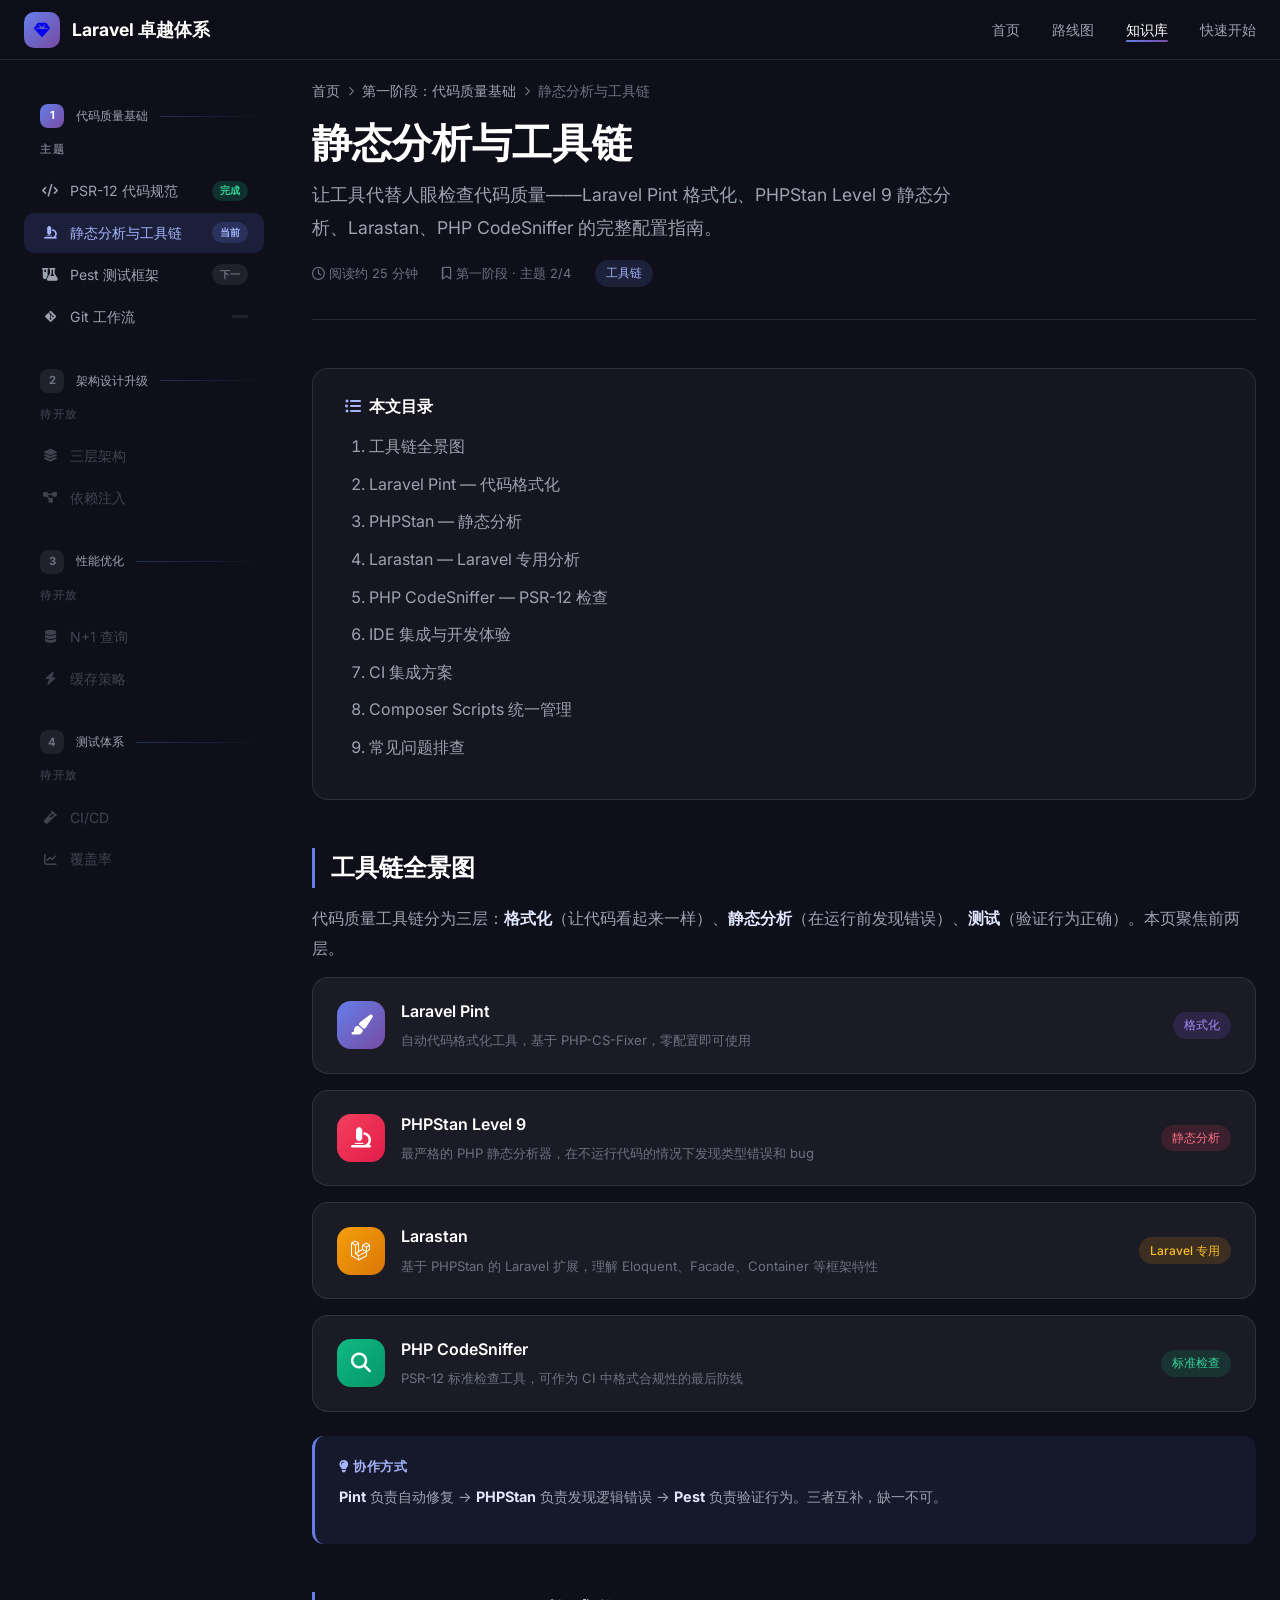
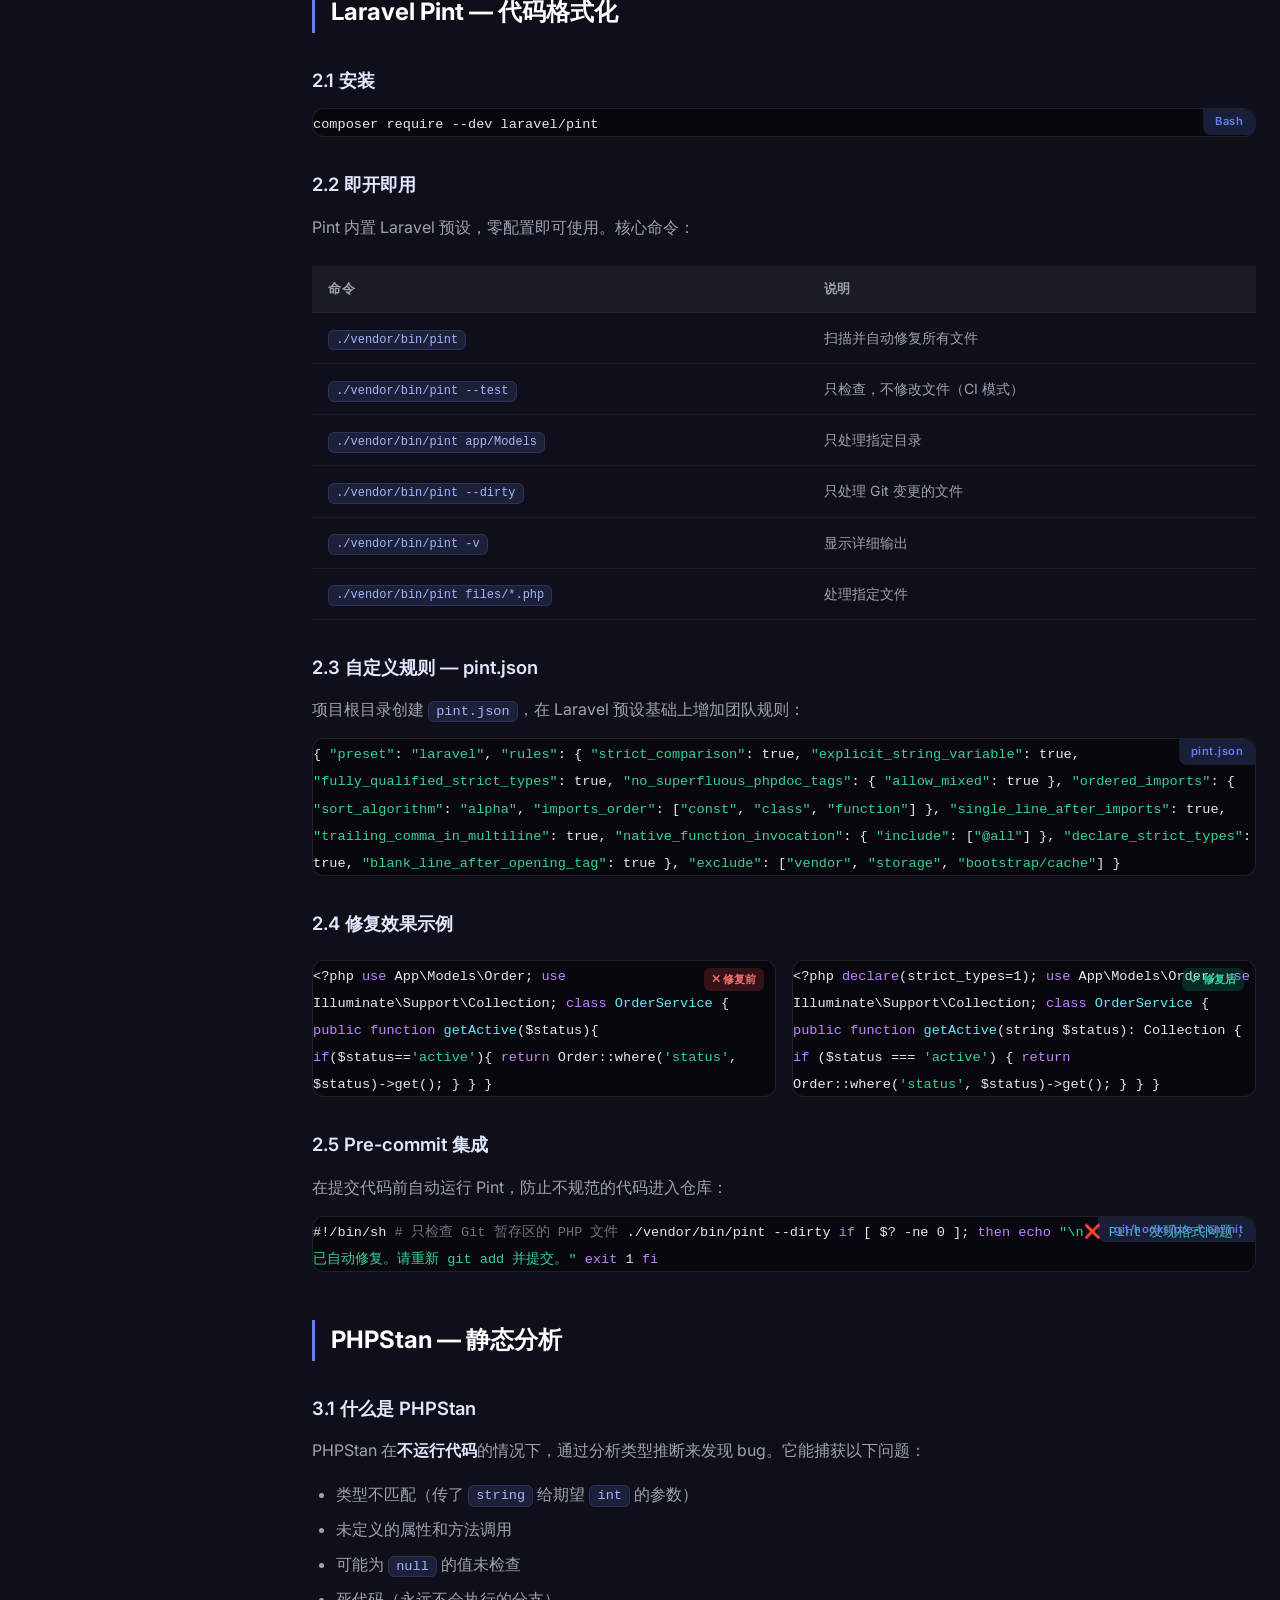
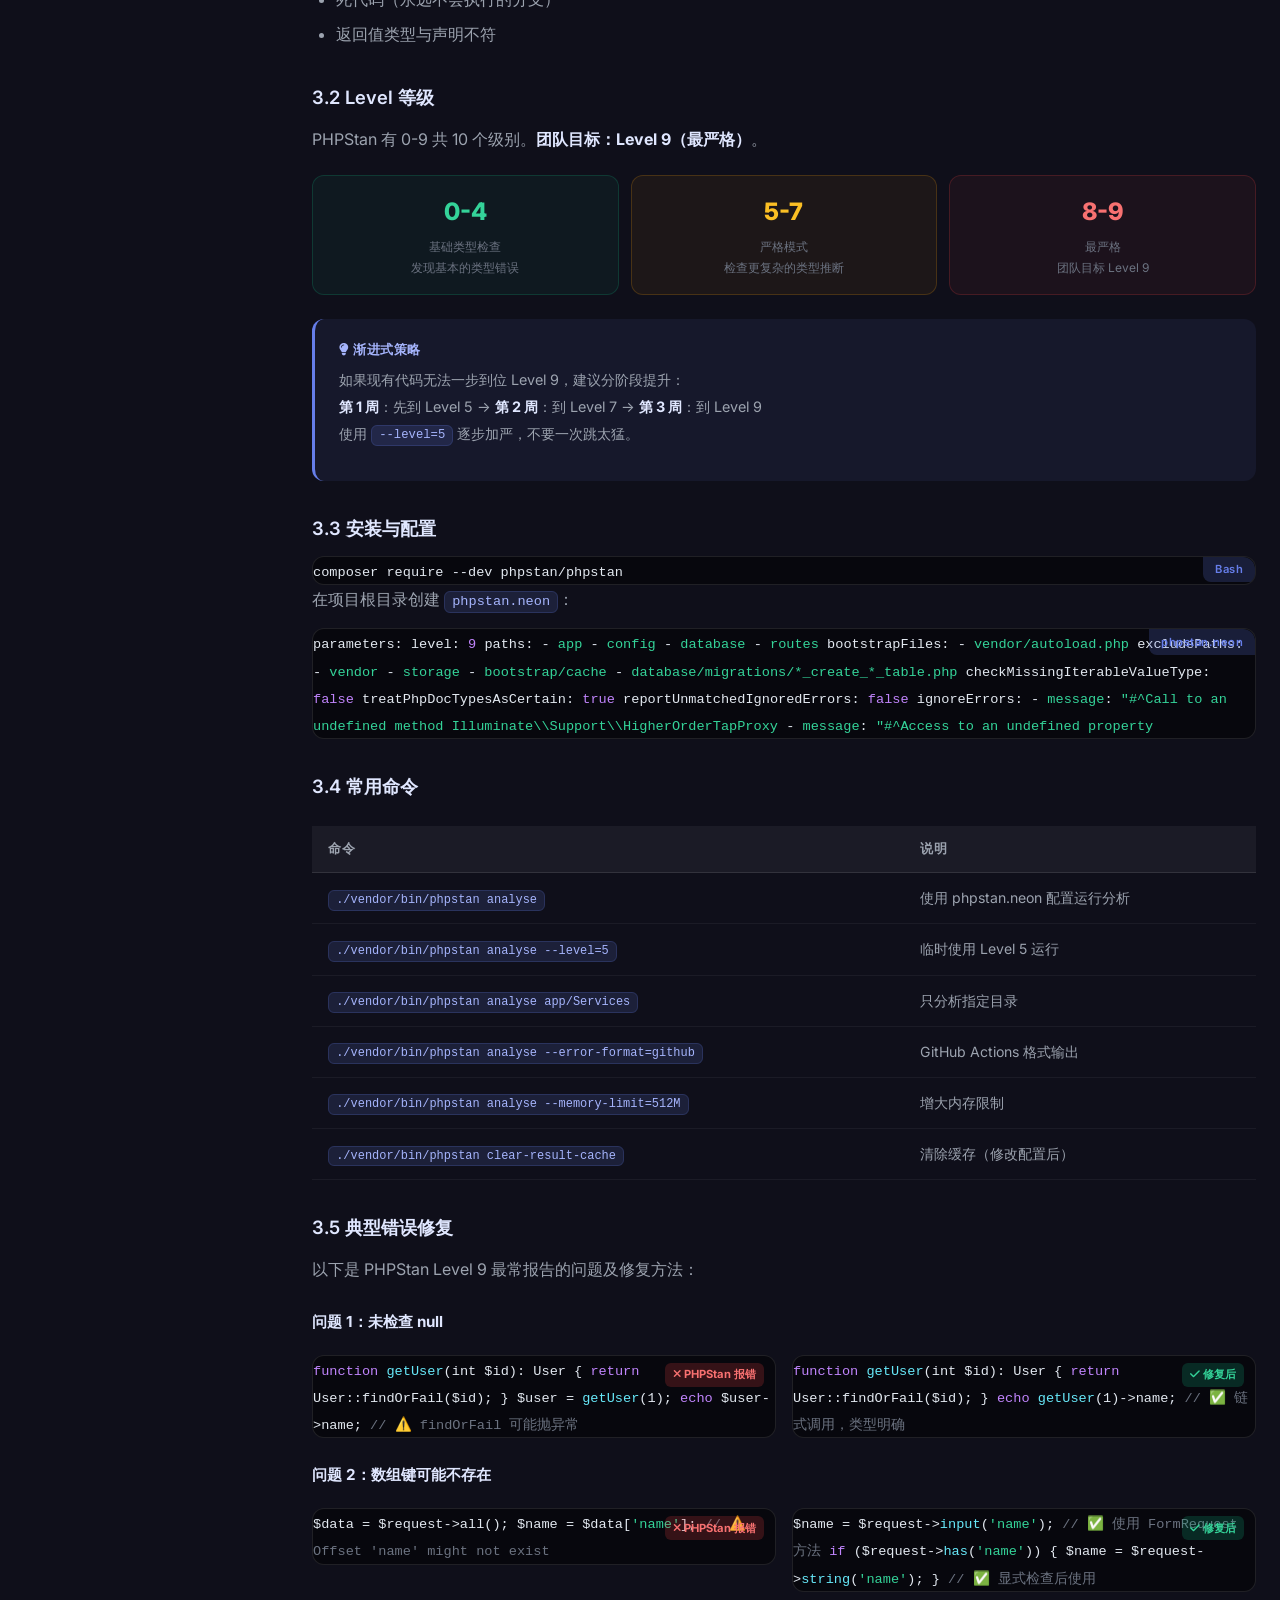
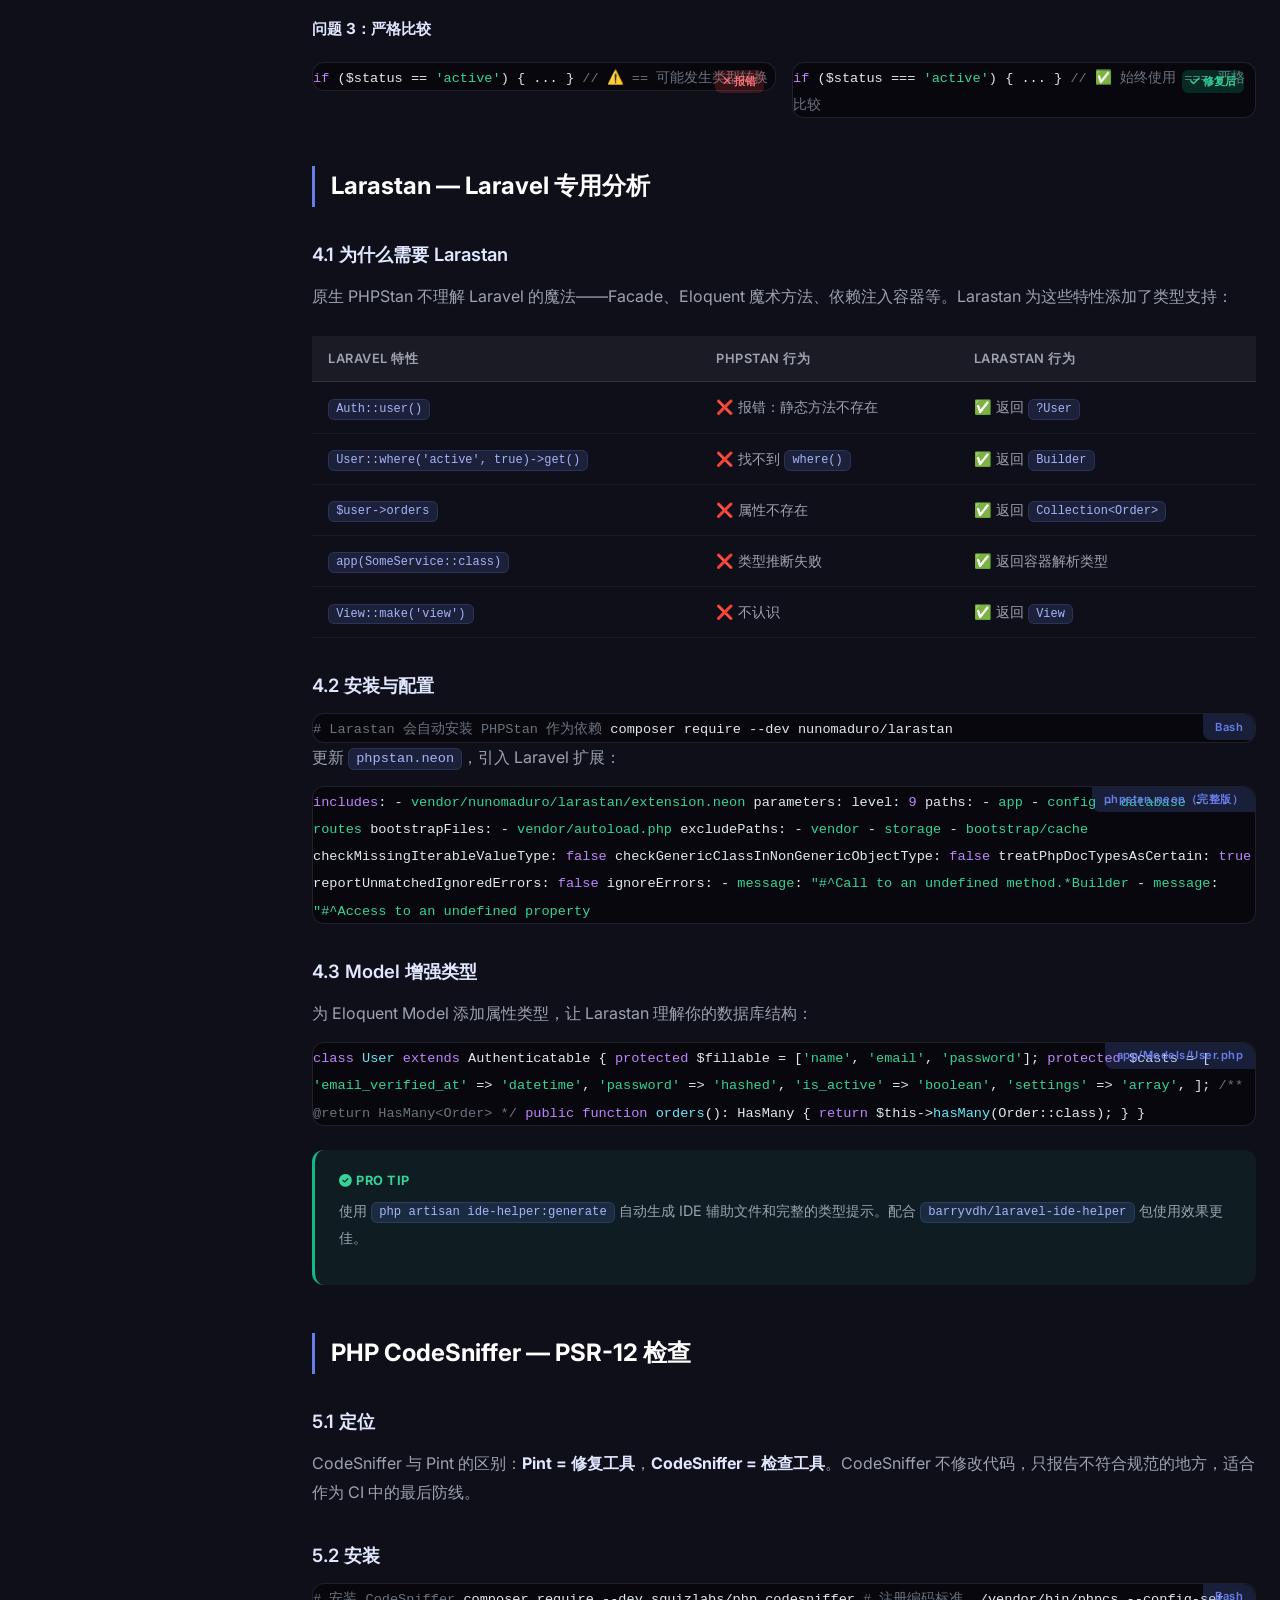
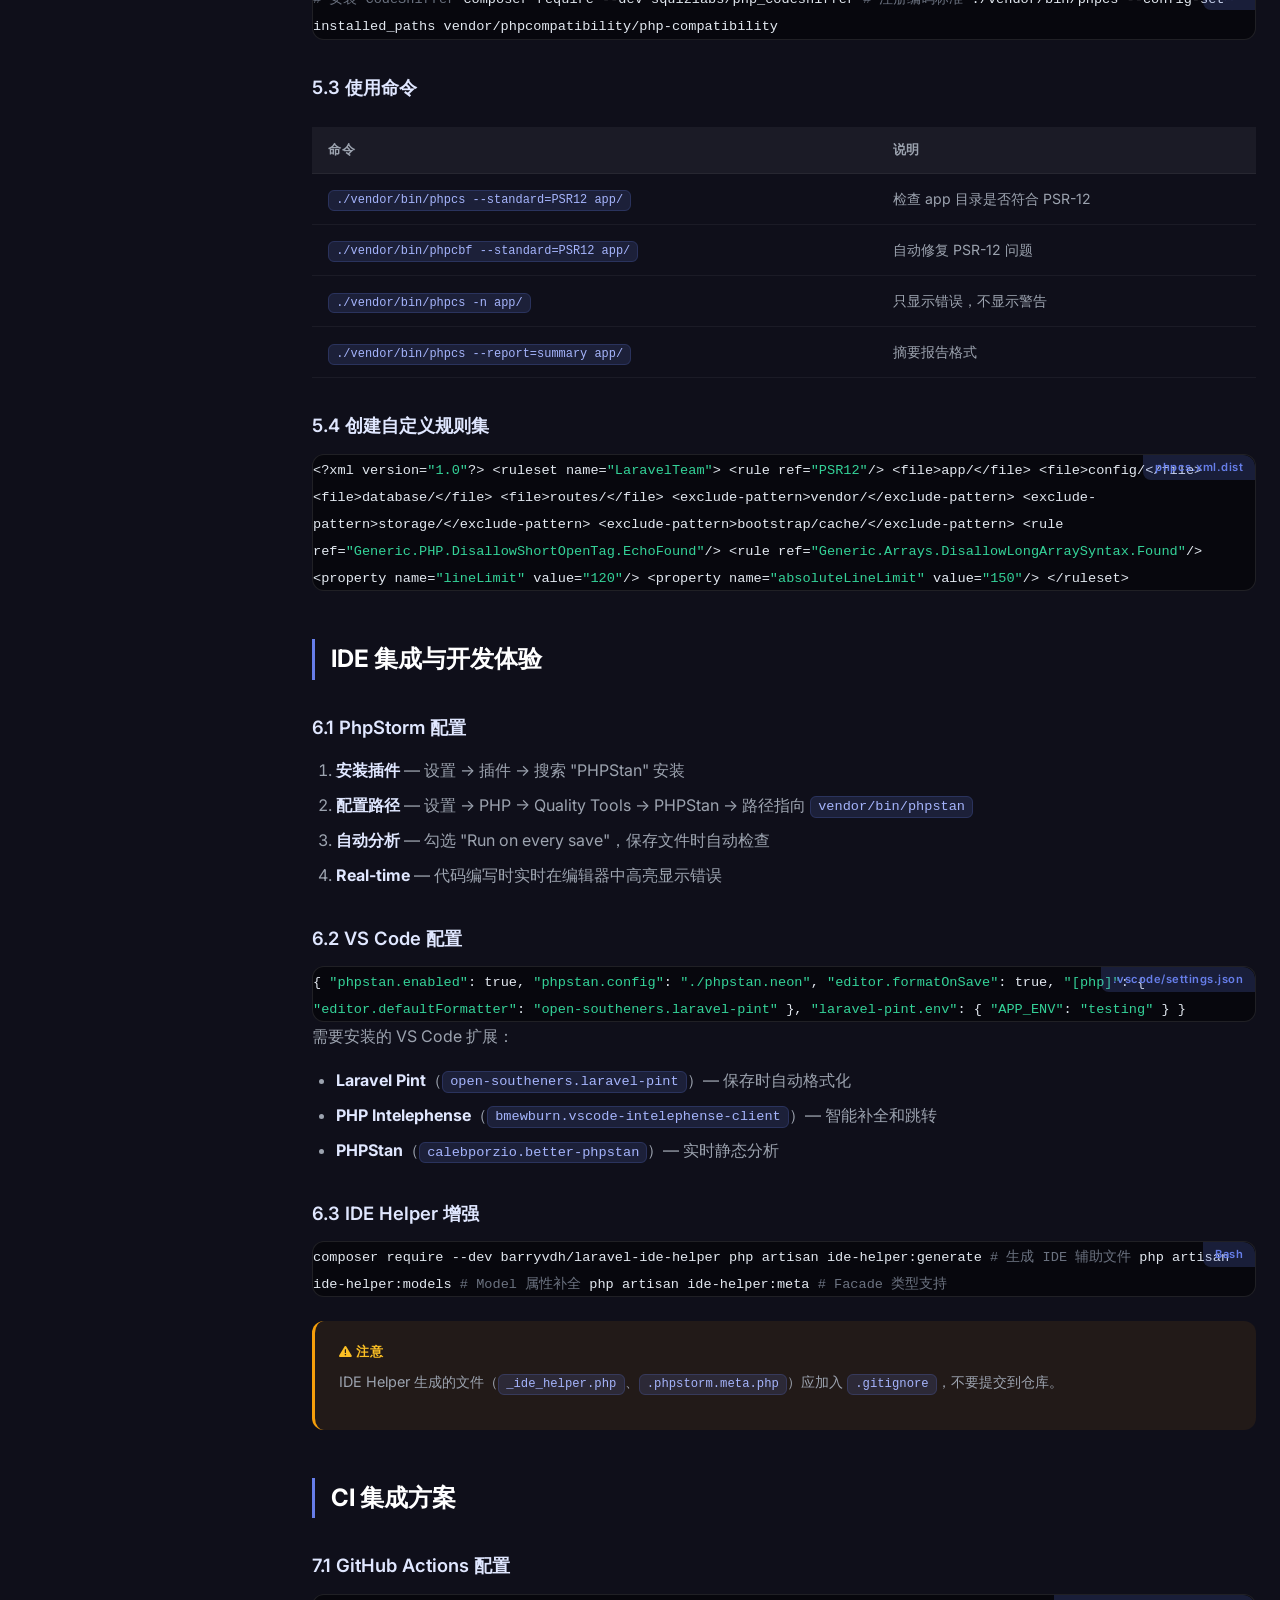
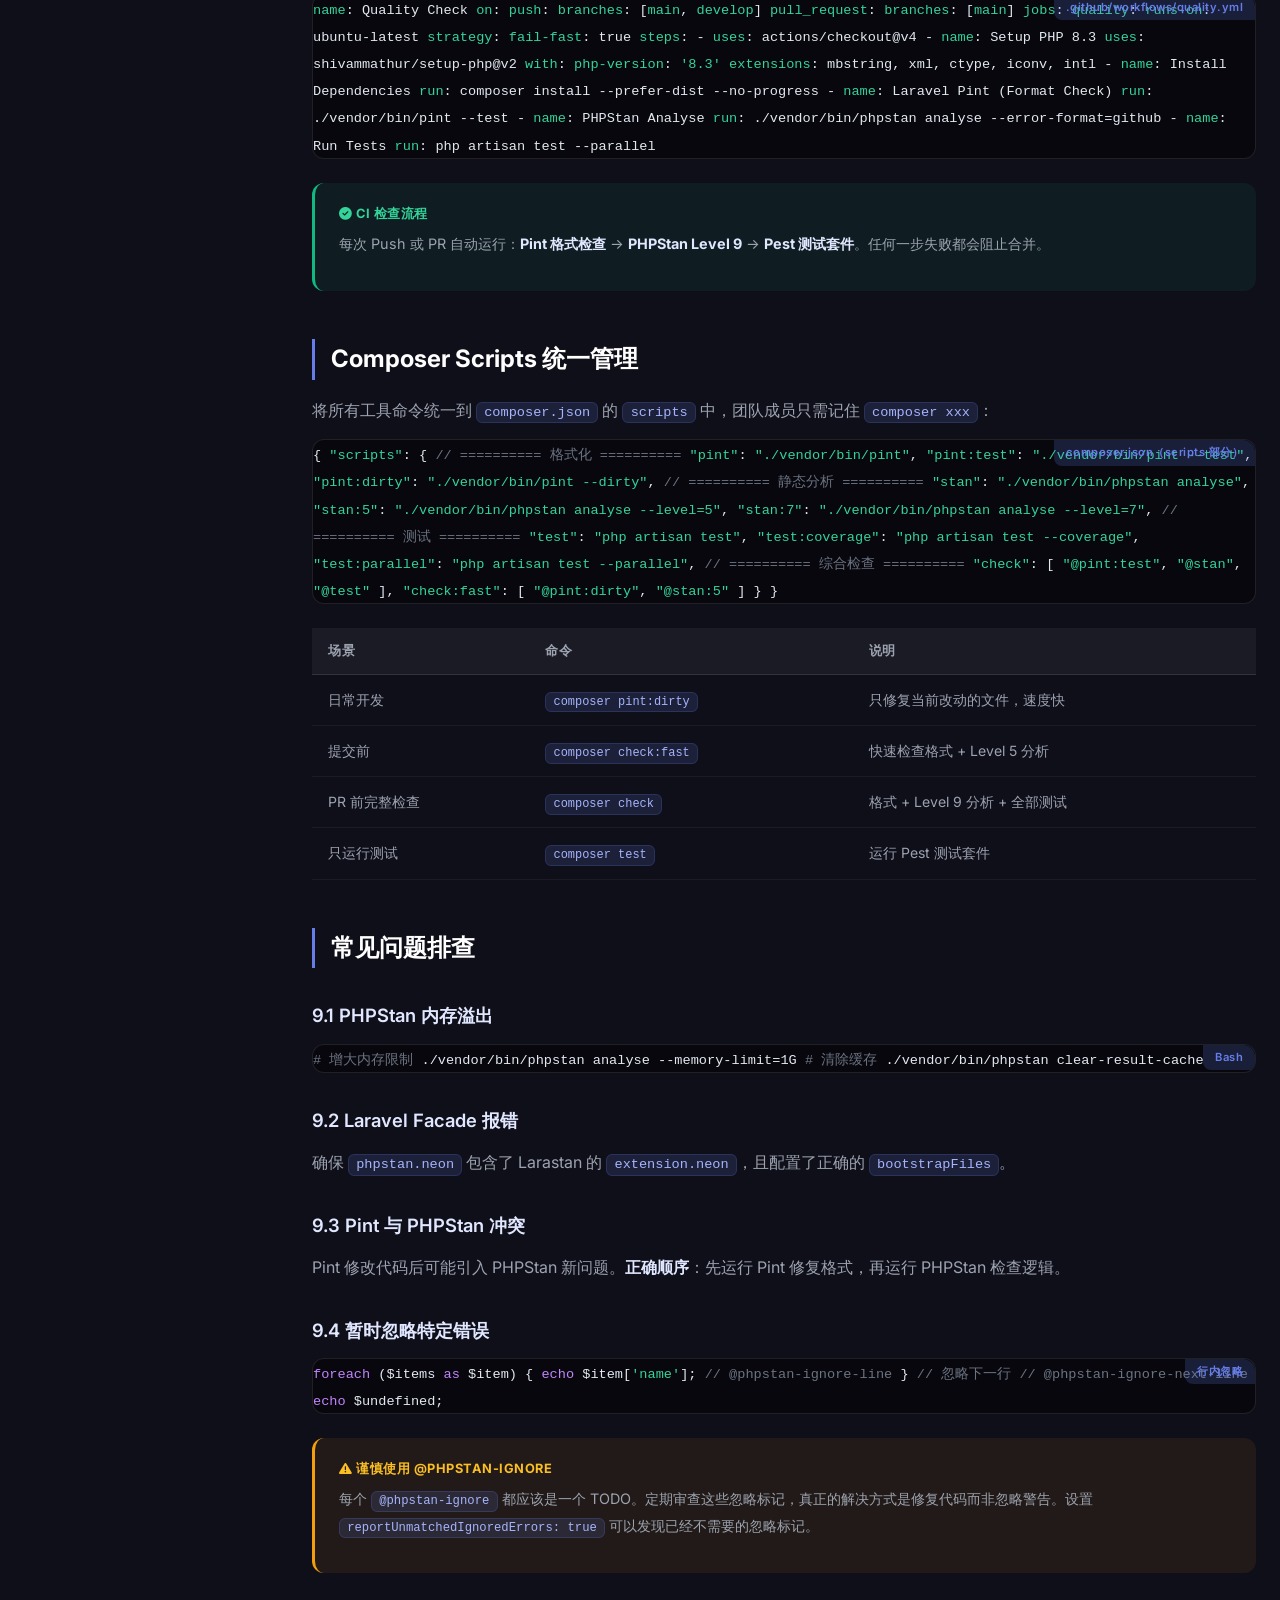
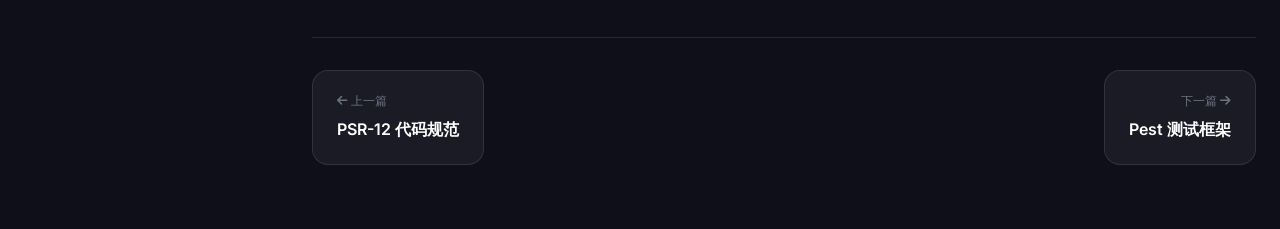
<file: pages/dev-toolchain.html>
<!DOCTYPE html>
<html lang="zh-CN">
<head>
    <meta charset="UTF-8">
    <meta name="viewport" content="width=device-width, initial-scale=1.0">
    <title>静态分析与工具链 — Laravel 卓越体系</title>
    <link href="https://fonts.googleapis.com/css2?family=Inter:wght@300;400;500;600;700;800&display=swap" rel="stylesheet">
    <link rel="stylesheet" href="https://cdnjs.cloudflare.com/ajax/libs/font-awesome/6.5.0/css/all.min.css">
    <link rel="stylesheet" href="../css/styles.css">
    <style>
        p code, li code, td code { font-family: var(--font-mono); font-size: 0.85em; background: rgba(102, 126, 234, 0.15); color: #a5b4fc; padding: 0.15rem 0.45rem; border-radius: 6px; border: 1px solid rgba(102, 126, 234, 0.2); }
        .content p, .content li, .content td { line-height: 1.85; }
        .content ul, .content ol { padding-left: 1.5rem; margin: 0.75rem 0; }
        .content ul { list-style: disc; }
        .content ol { list-style: decimal; }
        .content li { margin-bottom: 0.35rem; color: var(--text-secondary); }
        .content p { color: var(--text-secondary); margin-bottom: 0.85rem; }
        .dual-code { display: grid; grid-template-columns: 1fr 1fr; gap: 1rem; margin: 1.25rem 0; }
        .dual-code > div { position: relative; }
        .dual-code .good-label { position: absolute; top: 0.5rem; right: 0.75rem; font-size: 0.7rem; font-weight: 700; padding: 0.15rem 0.5rem; border-radius: 6px; z-index: 2; }
        .dual-code .good-label.green { background: rgba(16,185,129,0.2); color: #34d399; }
        .dual-code .good-label.red { background: rgba(239,68,68,0.2); color: #f87171; }
        @media (max-width: 768px) { .dual-code { grid-template-columns: 1fr; } }
        .toc-box { background: rgba(255,255,255,0.03); border: 1px solid var(--border-glass); border-radius: 16px; padding: 1.5rem 2rem; margin-bottom: 2.5rem; }
        .toc-box ol { list-style: decimal; padding-left: 1.5rem; }
        .toc-box li { margin-bottom: 0.5rem; }
        .toc-box a { color: var(--text-secondary); text-decoration: none; transition: color 0.2s; }
        .toc-box a:hover { color: #a5b4fc; }
        .tool-card { display: grid; grid-template-columns: auto 1fr auto; gap: 1rem; align-items: center; padding: 1.25rem 1.5rem; background: var(--bg-card); border: 1px solid var(--border-glass); border-radius: 16px; margin-bottom: 1rem; transition: all 0.3s; }
        .tool-card:hover { border-color: rgba(102,126,234,0.3); transform: translateX(4px); }
        .tool-card .tool-icon { width: 48px; height: 48px; border-radius: 14px; display: flex; align-items: center; justify-content: center; font-size: 1.25rem; }
        .tool-card .tool-info h4 { font-size: 1rem; font-weight: 600; margin-bottom: 0.2rem; }
        .tool-card .tool-info p { font-size: 0.82rem; color: var(--text-muted); margin: 0; }
        .level-grid { display: grid; grid-template-columns: repeat(3, 1fr); gap: 0.75rem; margin: 1.25rem 0; }
        .level-item { padding: 1rem; border-radius: 12px; text-align: center; border: 1px solid var(--border-glass); }
        .level-item .level-num { font-size: 1.5rem; font-weight: 800; margin-bottom: 0.3rem; }
        .level-item .level-label { font-size: 0.75rem; color: var(--text-muted); }
        @media (max-width: 768px) { .level-grid { grid-template-columns: repeat(2, 1fr); } }
    </style>
</head>
<body>
    <!-- 导航栏 -->
    <nav class="site-nav">
        <div class="nav-inner">
            <a href="../index.html" class="nav-brand">
                <div class="brand-icon"><i class="fas fa-gem text-white text-sm"></i></div>
                <span>Laravel 卓越体系</span>
            </a>
            <ul class="nav-links">
                <li><a href="../index.html">首页</a></li>
                <li><a href="../index.html#roadmap">路线图</a></li>
                <li><a href="../index.html#phases" class="active">知识库</a></li>
                <li><a href="../index.html#getting-started">快速开始</a></li>
            </ul>
            <button class="mobile-menu-btn" onclick="toggleMobileMenu()"><i class="fas fa-bars"></i></button>
        </div>
    </nav>

    <div class="page-layout">
        <!-- 侧边栏 -->
        <aside class="sidebar">
            <div class="phase-divider">
                <span class="phase-num" style="background:linear-gradient(135deg,#667eea,#764ba2);color:#fff">1</span>
                <span class="phase-label">代码质量基础</span>
                <span class="phase-line"></span>
            </div>
            <h4>主题</h4>
            <ul class="sidebar-nav">
                <li><a href="psr12-code-standards.html">
                    <span class="nav-icon"><i class="fas fa-code"></i></span>PSR-12 代码规范
                    <span class="nav-badge done">完成</span>
                </a></li>
                <li><a href="dev-toolchain.html" class="active">
                    <span class="nav-icon"><i class="fas fa-microscope"></i></span>静态分析与工具链
                    <span class="nav-badge current">当前</span>
                </a></li>
                <li><a href="pest-testing.html">
                    <span class="nav-icon"><i class="fas fa-flask-vial"></i></span>Pest 测试框架
                    <span class="nav-badge upcoming">下一</span>
                </a></li>
                <li><a href="git-workflow.html">
                    <span class="nav-icon"><i class="fab fa-git-alt"></i></span>Git 工作流
                    <span class="nav-badge upcoming"></span>
                </a></li>
            </ul>

            <div class="phase-divider">
                <span class="phase-num" style="background:rgba(255,255,255,0.08);color:var(--text-muted)">2</span>
                <span class="phase-label">架构设计升级</span>
                <span class="phase-line"></span>
            </div>
            <h4 style="opacity:0.4">待开放</h4>
            <ul class="sidebar-nav" style="opacity:0.35;pointer-events:none">
                <li><a href="#"><span class="nav-icon"><i class="fas fa-layer-group"></i></span>三层架构</a></li>
                <li><a href="#"><span class="nav-icon"><i class="fas fa-diagram-project"></i></span>依赖注入</a></li>
            </ul>

            <div class="phase-divider">
                <span class="phase-num" style="background:rgba(255,255,255,0.08);color:var(--text-muted)">3</span>
                <span class="phase-label">性能优化</span>
                <span class="phase-line"></span>
            </div>
            <h4 style="opacity:0.4">待开放</h4>
            <ul class="sidebar-nav" style="opacity:0.35;pointer-events:none">
                <li><a href="#"><span class="nav-icon"><i class="fas fa-database"></i></span>N+1 查询</a></li>
                <li><a href="#"><span class="nav-icon"><i class="fas fa-bolt"></i></span>缓存策略</a></li>
            </ul>

            <div class="phase-divider">
                <span class="phase-num" style="background:rgba(255,255,255,0.08);color:var(--text-muted)">4</span>
                <span class="phase-label">测试体系</span>
                <span class="phase-line"></span>
            </div>
            <h4 style="opacity:0.4">待开放</h4>
            <ul class="sidebar-nav" style="opacity:0.35;pointer-events:none">
                <li><a href="#"><span class="nav-icon"><i class="fas fa-vial"></i></span>CI/CD</a></li>
                <li><a href="#"><span class="nav-icon"><i class="fas fa-chart-line"></i></span>覆盖率</a></li>
            </ul>
        </aside>

        <!-- 正文 -->
        <main class="content">
            <!-- 文章头部 -->
            <div class="page-header">
                <div class="breadcrumb">
                    <a href="../index.html">首页</a>
                    <i class="fas fa-chevron-right" style="font-size:0.6rem"></i>
                    <a href="../index.html#phases">第一阶段：代码质量基础</a>
                    <i class="fas fa-chevron-right" style="font-size:0.6rem"></i>
                    <span>静态分析与工具链</span>
                </div>
                <h1>静态分析与工具链</h1>
                <p class="page-desc">让工具代替人眼检查代码质量——Laravel Pint 格式化、PHPStan Level 9 静态分析、Larastan、PHP CodeSniffer 的完整配置指南。</p>
                <div class="page-meta">
                    <span><i class="far fa-clock"></i> 阅读约 25 分钟</span>
                    <span><i class="far fa-bookmark"></i> 第一阶段 · 主题 2/4</span>
                    <span class="tag tag-indigo">工具链</span>
                </div>
            </div>

            <!-- 目录 -->
            <div class="toc-box">
                <h3 style="font-size:1rem;font-weight:600;margin-bottom:0.75rem"><i class="fas fa-list-ul" style="color:#a5b4fc;margin-right:0.5rem"></i>本文目录</h3>
                <ol>
                    <li><a href="#overview">工具链全景图</a></li>
                    <li><a href="#pint">Laravel Pint — 代码格式化</a></li>
                    <li><a href="#phpstan">PHPStan — 静态分析</a></li>
                    <li><a href="#larastan">Larastan — Laravel 专用分析</a></li>
                    <li><a href="#phpcs">PHP CodeSniffer — PSR-12 检查</a></li>
                    <li><a href="#ide">IDE 集成与开发体验</a></li>
                    <li><a href="#ci">CI 集成方案</a></li>
                    <li><a href="#composer-scripts">Composer Scripts 统一管理</a></li>
                    <li><a href="#troubleshooting">常见问题排查</a></li>
                </ol>
            </div>

            <!-- ====== Section 1 ====== -->
            <h2 class="section-title" id="overview">工具链全景图</h2>
            <p>代码质量工具链分为三层：<strong style="color:#e0e7ff">格式化</strong>（让代码看起来一样）、<strong style="color:#e0e7ff">静态分析</strong>（在运行前发现错误）、<strong style="color:#e0e7ff">测试</strong>（验证行为正确）。本页聚焦前两层。</p>

            <div class="tool-card">
                <div class="tool-icon" style="background:linear-gradient(135deg,#667eea,#764ba2);color:#fff"><i class="fas fa-paintbrush"></i></div>
                <div class="tool-info">
                    <h4>Laravel Pint</h4>
                    <p>自动代码格式化工具，基于 PHP-CS-Fixer，零配置即可使用</p>
                </div>
                <span class="tag tag-violet">格式化</span>
            </div>
            <div class="tool-card">
                <div class="tool-icon" style="background:linear-gradient(135deg,#f43f5e,#e11d48);color:#fff"><i class="fas fa-microscope"></i></div>
                <div class="tool-info">
                    <h4>PHPStan Level 9</h4>
                    <p>最严格的 PHP 静态分析器，在不运行代码的情况下发现类型错误和 bug</p>
                </div>
                <span class="tag tag-rose">静态分析</span>
            </div>
            <div class="tool-card">
                <div class="tool-icon" style="background:linear-gradient(135deg,#f59e0b,#d97706);color:#fff"><i class="fab fa-laravel"></i></div>
                <div class="tool-info">
                    <h4>Larastan</h4>
                    <p>基于 PHPStan 的 Laravel 扩展，理解 Eloquent、Facade、Container 等框架特性</p>
                </div>
                <span class="tag tag-amber">Laravel 专用</span>
            </div>
            <div class="tool-card">
                <div class="tool-icon" style="background:linear-gradient(135deg,#10b981,#059669);color:#fff"><i class="fas fa-search"></i></div>
                <div class="tool-info">
                    <h4>PHP CodeSniffer</h4>
                    <p>PSR-12 标准检查工具，可作为 CI 中格式合规性的最后防线</p>
                </div>
                <span class="tag tag-emerald">标准检查</span>
            </div>

            <div class="tip-card tip">
                <div class="tip-label"><i class="fas fa-lightbulb"></i> 协作方式</div>
                <p><strong style="color:#e0e7ff">Pint</strong> 负责自动修复 → <strong style="color:#e0e7ff">PHPStan</strong> 负责发现逻辑错误 → <strong style="color:#e0e7ff">Pest</strong> 负责验证行为。三者互补，缺一不可。</p>
            </div>

            <!-- ====== Section 2 ====== -->
            <h2 class="section-title" id="pint">Laravel Pint — 代码格式化</h2>

            <h3 class="subsection-title">2.1 安装</h3>
            <div class="code-block p-4"><span class="code-label">Bash</span><code>composer require --dev laravel/pint</code></div>

            <h3 class="subsection-title">2.2 即开即用</h3>
            <p>Pint 内置 Laravel 预设，零配置即可使用。核心命令：</p>
            <table class="comparison-table">
                <thead><tr><th>命令</th><th>说明</th></tr></thead>
                <tbody>
                    <tr><td><code>./vendor/bin/pint</code></td><td>扫描并自动修复所有文件</td></tr>
                    <tr><td><code>./vendor/bin/pint --test</code></td><td>只检查，不修改文件（CI 模式）</td></tr>
                    <tr><td><code>./vendor/bin/pint app/Models</code></td><td>只处理指定目录</td></tr>
                    <tr><td><code>./vendor/bin/pint --dirty</code></td><td>只处理 Git 变更的文件</td></tr>
                    <tr><td><code>./vendor/bin/pint -v</code></td><td>显示详细输出</td></tr>
                    <tr><td><code>./vendor/bin/pint files/*.php</code></td><td>处理指定文件</td></tr>
                </tbody>
            </table>

            <h3 class="subsection-title">2.3 自定义规则 — pint.json</h3>
            <p>项目根目录创建 <code>pint.json</code>，在 Laravel 预设基础上增加团队规则：</p>
            <div class="code-block p-4"><span class="code-label">pint.json</span><code>{
    <span style="color:#34d399">"preset"</span>: <span style="color:#34d399">"laravel"</span>,
    <span style="color:#34d399">"rules"</span>: {
        <span style="color:#34d399">"strict_comparison"</span>: true,
        <span style="color:#34d399">"explicit_string_variable"</span>: true,
        <span style="color:#34d399">"fully_qualified_strict_types"</span>: true,
        <span style="color:#34d399">"no_superfluous_phpdoc_tags"</span>: { <span style="color:#34d399">"allow_mixed"</span>: true },
        <span style="color:#34d399">"ordered_imports"</span>: {
            <span style="color:#34d399">"sort_algorithm"</span>: <span style="color:#34d399">"alpha"</span>,
            <span style="color:#34d399">"imports_order"</span>: [<span style="color:#34d399">"const"</span>, <span style="color:#34d399">"class"</span>, <span style="color:#34d399">"function"</span>]
        },
        <span style="color:#34d399">"single_line_after_imports"</span>: true,
        <span style="color:#34d399">"trailing_comma_in_multiline"</span>: true,
        <span style="color:#34d399">"native_function_invocation"</span>: { <span style="color:#34d399">"include"</span>: [<span style="color:#34d399">"@all"</span>] },
        <span style="color:#34d399">"declare_strict_types"</span>: true,
        <span style="color:#34d399">"blank_line_after_opening_tag"</span>: true
    },
    <span style="color:#34d399">"exclude"</span>: [<span style="color:#34d399">"vendor"</span>, <span style="color:#34d399">"storage"</span>, <span style="color:#34d399">"bootstrap/cache"</span>]
}</code></div>

            <h3 class="subsection-title">2.4 修复效果示例</h3>
            <div class="dual-code">
                <div>
                    <span class="good-label red"><i class="fas fa-xmark"></i> 修复前</span>
                    <div class="code-block p-4"><code>&lt;?php
<span style="color:#c084fc">use</span> App\Models\Order;
<span style="color:#c084fc">use</span> Illuminate\Support\Collection;

<span style="color:#c084fc">class</span> <span style="color:#67e8f9">OrderService</span>
{
<span style="color:#c084fc">public function</span> <span style="color:#67e8f9">getActive</span>($status){
    <span style="color:#c084fc">if</span>($status==<span style="color:#34d399">'active'</span>){
        <span style="color:#c084fc">return</span> Order::where(<span style="color:#34d399">'status'</span>,
            $status)->get();
    }
}
}</code></div>
                </div>
                <div>
                    <span class="good-label green"><i class="fas fa-check"></i> 修复后</span>
                    <div class="code-block p-4"><code>&lt;?php

<span style="color:#c084fc">declare</span>(strict_types=1);

<span style="color:#c084fc">use</span> App\Models\Order;
<span style="color:#c084fc">use</span> Illuminate\Support\Collection;

<span style="color:#c084fc">class</span> <span style="color:#67e8f9">OrderService</span>
{
    <span style="color:#c084fc">public function</span> <span style="color:#67e8f9">getActive</span>(<span style="color:#a78bafa">string</span> $status): Collection
    {
        <span style="color:#c084fc">if</span> ($status === <span style="color:#34d399">'active'</span>) {
            <span style="color:#c084fc">return</span> Order::where(<span style="color:#34d399">'status'</span>, $status)->get();
        }
    }
}</code></div>
                </div>
            </div>

            <h3 class="subsection-title">2.5 Pre-commit 集成</h3>
            <p>在提交代码前自动运行 Pint，防止不规范的代码进入仓库：</p>
            <div class="code-block p-4"><span class="code-label">.git/hooks/pre-commit</span><code>#!/bin/sh
<span style="color:#6b7280"># 只检查 Git 暂存区的 PHP 文件</span>
./vendor/bin/pint --dirty

<span style="color:#c084fc">if</span> [ $? -ne 0 ]; <span style="color:#c084fc">then</span>
    <span style="color:#c084fc">echo</span> <span style="color:#34d399">"\n❌ Pint 发现格式问题，已自动修复。请重新 git add 并提交。"</span>
    <span style="color:#c084fc">exit</span> 1
<span style="color:#c084fc">fi</span></code></div>

            <!-- ====== Section 3 ====== -->
            <h2 class="section-title" id="phpstan">PHPStan — 静态分析</h2>

            <h3 class="subsection-title">3.1 什么是 PHPStan</h3>
            <p>PHPStan 在<strong style="color:#e0e7ff">不运行代码</strong>的情况下，通过分析类型推断来发现 bug。它能捕获以下问题：</p>
            <ul>
                <li>类型不匹配（传了 <code>string</code> 给期望 <code>int</code> 的参数）</li>
                <li>未定义的属性和方法调用</li>
                <li>可能为 <code>null</code> 的值未检查</li>
                <li>死代码（永远不会执行的分支）</li>
                <li>返回值类型与声明不符</li>
            </ul>

            <h3 class="subsection-title">3.2 Level 等级</h3>
            <p>PHPStan 有 0-9 共 10 个级别。<strong style="color:#e0e7ff">团队目标：Level 9（最严格）</strong>。</p>
            <div class="level-grid">
                <div class="level-item" style="background:rgba(16,185,129,0.06);border-color:rgba(16,185,129,0.2)">
                    <div class="level-num" style="color:#34d399">0-4</div>
                    <div class="level-label">基础类型检查<br>发现基本的类型错误</div>
                </div>
                <div class="level-item" style="background:rgba(245,158,11,0.06);border-color:rgba(245,158,11,0.2)">
                    <div class="level-num" style="color:#fbbf24">5-7</div>
                    <div class="level-label">严格模式<br>检查更复杂的类型推断</div>
                </div>
                <div class="level-item" style="background:rgba(239,68,68,0.06);border-color:rgba(239,68,68,0.2)">
                    <div class="level-num" style="color:#f87171">8-9</div>
                    <div class="level-label">最严格<br>团队目标 Level 9</div>
                </div>
            </div>

            <div class="tip-card tip">
                <div class="tip-label"><i class="fas fa-lightbulb"></i> 渐进式策略</div>
                <p>如果现有代码无法一步到位 Level 9，建议分阶段提升：<br>
                <strong style="color:#e0e7ff">第 1 周</strong>：先到 Level 5 → <strong style="color:#e0e7ff">第 2 周</strong>：到 Level 7 → <strong style="color:#e0e7ff">第 3 周</strong>：到 Level 9<br>
                使用 <code>--level=5</code> 逐步加严，不要一次跳太猛。</p>
            </div>

            <h3 class="subsection-title">3.3 安装与配置</h3>
            <div class="code-block p-4"><span class="code-label">Bash</span><code>composer require --dev phpstan/phpstan</code></div>

            <p>在项目根目录创建 <code>phpstan.neon</code>：</p>
            <div class="code-block p-4"><span class="code-label">phpstan.neon</span><code><span style="color:#a78bafa">parameters</span>:
    <span style="color:#a78bafa">level</span>: <span style="color:#c084fc">9</span>
    <span style="color:#a78bafa">paths</span>:
        - <span style="color:#34d399">app</span>
        - <span style="color:#34d399">config</span>
        - <span style="color:#34d399">database</span>
        - <span style="color:#34d399">routes</span>
    <span style="color:#a78bafa">bootstrapFiles</span>:
        - <span style="color:#34d399">vendor/autoload.php</span>
    <span style="color:#a78bafa">excludePaths</span>:
        - <span style="color:#34d399">vendor</span>
        - <span style="color:#34d399">storage</span>
        - <span style="color:#34d399">bootstrap/cache</span>
        - <span style="color:#34d399">database/migrations/*_create_*_table.php</span>
    <span style="color:#a78bafa">checkMissingIterableValueType</span>: <span style="color:#c084fc">false</span>
    <span style="color:#a78bafa">treatPhpDocTypesAsCertain</span>: <span style="color:#c084fc">true</span>
    <span style="color:#a78bafa">reportUnmatchedIgnoredErrors</span>: <span style="color:#c084fc">false</span>
    <span style="color:#a78bafa">ignoreErrors</span>:
        - <span style="color:#34d399">message</span>: <span style="color:#34d399">"#^Call to an undefined method Illuminate\\Support\\HigherOrderTapProxy</span>
        - <span style="color:#34d399">message</span>: <span style="color:#34d399">"#^Access to an undefined property</span></code></div>

            <h3 class="subsection-title">3.4 常用命令</h3>
            <table class="comparison-table">
                <thead><tr><th>命令</th><th>说明</th></tr></thead>
                <tbody>
                    <tr><td><code>./vendor/bin/phpstan analyse</code></td><td>使用 phpstan.neon 配置运行分析</td></tr>
                    <tr><td><code>./vendor/bin/phpstan analyse --level=5</code></td><td>临时使用 Level 5 运行</td></tr>
                    <tr><td><code>./vendor/bin/phpstan analyse app/Services</code></td><td>只分析指定目录</td></tr>
                    <tr><td><code>./vendor/bin/phpstan analyse --error-format=github</code></td><td>GitHub Actions 格式输出</td></tr>
                    <tr><td><code>./vendor/bin/phpstan analyse --memory-limit=512M</code></td><td>增大内存限制</td></tr>
                    <tr><td><code>./vendor/bin/phpstan clear-result-cache</code></td><td>清除缓存（修改配置后）</td></tr>
                </tbody>
            </table>

            <h3 class="subsection-title">3.5 典型错误修复</h3>
            <p>以下是 PHPStan Level 9 最常报告的问题及修复方法：</p>

            <h4 style="font-size:0.95rem;color:#e0e7ff;margin:1.5rem 0 0.75rem">问题 1：未检查 null</h4>
            <div class="dual-code">
                <div>
                    <span class="good-label red"><i class="fas fa-xmark"></i> PHPStan 报错</span>
                    <div class="code-block p-4"><code><span style="color:#c084fc">function</span> <span style="color:#67e8f9">getUser</span>(<span style="color:#a78bafa">int</span> $id): <span style="color:#a78bafa">User</span>
{
    <span style="color:#c084fc">return</span> User::findOrFail($id);
}

$user = <span style="color:#67e8f9">getUser</span>(1);
<span style="color:#c084fc">echo</span> $user->name;
<span style="color:#6b7280">// ⚠️ findOrFail 可能抛异常</span></code></div>
                </div>
                <div>
                    <span class="good-label green"><i class="fas fa-check"></i> 修复后</span>
                    <div class="code-block p-4"><code><span style="color:#c084fc">function</span> <span style="color:#67e8f9">getUser</span>(<span style="color:#a78bafa">int</span> $id): <span style="color:#a78bafa">User</span>
{
    <span style="color:#c084fc">return</span> User::findOrFail($id);
}

<span style="color:#c084fc">echo</span> <span style="color:#67e8f9">getUser</span>(1)->name;
<span style="color:#6b7280">// ✅ 链式调用，类型明确</span></code></div>
                </div>
            </div>

            <h4 style="font-size:0.95rem;color:#e0e7ff;margin:1.5rem 0 0.75rem">问题 2：数组键可能不存在</h4>
            <div class="dual-code">
                <div>
                    <span class="good-label red"><i class="fas fa-xmark"></i> PHPStan 报错</span>
                    <div class="code-block p-4"><code>$data = $request->all();
$name = $data[<span style="color:#34d399">'name'</span>];
<span style="color:#6b7280">// ⚠️ Offset 'name' might not exist</span></code></div>
                </div>
                <div>
                    <span class="good-label green"><i class="fas fa-check"></i> 修复后</span>
                    <div class="code-block p-4"><code>$name = $request-><span style="color:#67e8f9">input</span>(<span style="color:#34d399">'name'</span>);
<span style="color:#6b7280">// ✅ 使用 FormRequest 方法</span>

<span style="color:#c084fc">if</span> ($request-><span style="color:#67e8f9">has</span>(<span style="color:#34d399">'name'</span>)) {
    $name = $request-><span style="color:#67e8f9">string</span>(<span style="color:#34d399">'name'</span>);
}
<span style="color:#6b7280">// ✅ 显式检查后使用</span></code></div>
                </div>
            </div>

            <h4 style="font-size:0.95rem;color:#e0e7ff;margin:1.5rem 0 0.75rem">问题 3：严格比较</h4>
            <div class="dual-code">
                <div>
                    <span class="good-label red"><i class="fas fa-xmark"></i> 报错</span>
                    <div class="code-block p-4"><code><span style="color:#c084fc">if</span> ($status == <span style="color:#34d399">'active'</span>) { ... }
<span style="color:#6b7280">// ⚠️ == 可能发生类型转换</span></code></div>
                </div>
                <div>
                    <span class="good-label green"><i class="fas fa-check"></i> 修复后</span>
                    <div class="code-block p-4"><code><span style="color:#c084fc">if</span> ($status === <span style="color:#34d399">'active'</span>) { ... }
<span style="color:#6b7280">// ✅ 始终使用 === 严格比较</span></code></div>
                </div>
            </div>

            <!-- ====== Section 4 ====== -->
            <h2 class="section-title" id="larastan">Larastan — Laravel 专用分析</h2>

            <h3 class="subsection-title">4.1 为什么需要 Larastan</h3>
            <p>原生 PHPStan 不理解 Laravel 的魔法——Facade、Eloquent 魔术方法、依赖注入容器等。Larastan 为这些特性添加了类型支持：</p>

            <table class="comparison-table">
                <thead><tr><th>Laravel 特性</th><th>PHPStan 行为</th><th>Larastan 行为</th></tr></thead>
                <tbody>
                    <tr><td><code>Auth::user()</code></td><td>❌ 报错：静态方法不存在</td><td>✅ 返回 <code>?User</code></td></tr>
                    <tr><td><code>User::where('active', true)->get()</code></td><td>❌ 找不到 <code>where()</code></td><td>✅ 返回 <code>Builder</code></td></tr>
                    <tr><td><code>$user->orders</code></td><td>❌ 属性不存在</td><td>✅ 返回 <code>Collection&lt;Order&gt;</code></td></tr>
                    <tr><td><code>app(SomeService::class)</code></td><td>❌ 类型推断失败</td><td>✅ 返回容器解析类型</td></tr>
                    <tr><td><code>View::make('view')</code></td><td>❌ 不认识</td><td>✅ 返回 <code>View</code></td></tr>
                </tbody>
            </table>

            <h3 class="subsection-title">4.2 安装与配置</h3>
            <div class="code-block p-4"><span class="code-label">Bash</span><code><span style="color:#6b7280"># Larastan 会自动安装 PHPStan 作为依赖</span>
composer require --dev nunomaduro/larastan</code></div>

            <p>更新 <code>phpstan.neon</code>，引入 Laravel 扩展：</p>
            <div class="code-block p-4"><span class="code-label">phpstan.neon（完整版）</span><code><span style="color:#c084fc">includes</span>:
    - <span style="color:#34d399">vendor/nunomaduro/larastan/extension.neon</span>

<span style="color:#a78bafa">parameters</span>:
    <span style="color:#a78bafa">level</span>: <span style="color:#c084fc">9</span>
    <span style="color:#a78bafa">paths</span>:
        - <span style="color:#34d399">app</span>
        - <span style="color:#34d399">config</span>
        - <span style="color:#34d399">database</span>
        - <span style="color:#34d399">routes</span>
    <span style="color:#a78bafa">bootstrapFiles</span>:
        - <span style="color:#34d399">vendor/autoload.php</span>
    <span style="color:#a78bafa">excludePaths</span>:
        - <span style="color:#34d399">vendor</span>
        - <span style="color:#34d399">storage</span>
        - <span style="color:#34d399">bootstrap/cache</span>
    <span style="color:#a78bafa">checkMissingIterableValueType</span>: <span style="color:#c084fc">false</span>
    <span style="color:#a78bafa">checkGenericClassInNonGenericObjectType</span>: <span style="color:#c084fc">false</span>
    <span style="color:#a78bafa">treatPhpDocTypesAsCertain</span>: <span style="color:#c084fc">true</span>
    <span style="color:#a78bafa">reportUnmatchedIgnoredErrors</span>: <span style="color:#c084fc">false</span>
    <span style="color:#a78bafa">ignoreErrors</span>:
        - <span style="color:#34d399">message</span>: <span style="color:#34d399">"#^Call to an undefined method.*Builder</span>
        - <span style="color:#34d399">message</span>: <span style="color:#34d399">"#^Access to an undefined property</span></code></div>

            <h3 class="subsection-title">4.3 Model 增强类型</h3>
            <p>为 Eloquent Model 添加属性类型，让 Larastan 理解你的数据库结构：</p>
            <div class="code-block p-4"><span class="code-label">app/Models/User.php</span><code><span style="color:#c084fc">class</span> <span style="color:#67e8f9">User</span> <span style="color:#c084fc">extends</span> Authenticatable
{
    <span style="color:#c084fc">protected</span> $fillable = [<span style="color:#34d399">'name'</span>, <span style="color:#34d399">'email'</span>, <span style="color:#34d399">'password'</span>];

    <span style="color:#c084fc">protected</span> $casts = [
        <span style="color:#34d399">'email_verified_at'</span> => <span style="color:#34d399">'datetime'</span>,
        <span style="color:#34d399">'password'</span> => <span style="color:#34d399">'hashed'</span>,
        <span style="color:#34d399">'is_active'</span> => <span style="color:#34d399">'boolean'</span>,
        <span style="color:#34d399">'settings'</span> => <span style="color:#34d399">'array'</span>,
    ];

    <span style="color:#6b7280">/** @return HasMany&lt;Order&gt; */</span>
    <span style="color:#c084fc">public function</span> <span style="color:#67e8f9">orders</span>(): HasMany
    {
        <span style="color:#c084fc">return</span> $this-><span style="color:#67e8f9">hasMany</span>(Order::class);
    }
}</code></div>

            <div class="tip-card good">
                <div class="tip-label"><i class="fas fa-check-circle"></i> Pro Tip</div>
                <p>使用 <code>php artisan ide-helper:generate</code> 自动生成 IDE 辅助文件和完整的类型提示。配合 <code>barryvdh/laravel-ide-helper</code> 包使用效果更佳。</p>
            </div>

            <!-- ====== Section 5 ====== -->
            <h2 class="section-title" id="phpcs">PHP CodeSniffer — PSR-12 检查</h2>

            <h3 class="subsection-title">5.1 定位</h3>
            <p>CodeSniffer 与 Pint 的区别：<strong style="color:#e0e7ff">Pint = 修复工具</strong>，<strong style="color:#e0e7ff">CodeSniffer = 检查工具</strong>。CodeSniffer 不修改代码，只报告不符合规范的地方，适合作为 CI 中的最后防线。</p>

            <h3 class="subsection-title">5.2 安装</h3>
            <div class="code-block p-4"><span class="code-label">Bash</span><code><span style="color:#6b7280"># 安装 CodeSniffer</span>
composer require --dev squizlabs/php_codesniffer

<span style="color:#6b7280"># 注册编码标准</span>
./vendor/bin/phpcs --config-set installed_paths vendor/phpcompatibility/php-compatibility</code></div>

            <h3 class="subsection-title">5.3 使用命令</h3>
            <table class="comparison-table">
                <thead><tr><th>命令</th><th>说明</th></tr></thead>
                <tbody>
                    <tr><td><code>./vendor/bin/phpcs --standard=PSR12 app/</code></td><td>检查 app 目录是否符合 PSR-12</td></tr>
                    <tr><td><code>./vendor/bin/phpcbf --standard=PSR12 app/</code></td><td>自动修复 PSR-12 问题</td></tr>
                    <tr><td><code>./vendor/bin/phpcs -n app/</code></td><td>只显示错误，不显示警告</td></tr>
                    <tr><td><code>./vendor/bin/phpcs --report=summary app/</code></td><td>摘要报告格式</td></tr>
                </tbody>
            </table>

            <h3 class="subsection-title">5.4 创建自定义规则集</h3>
            <div class="code-block p-4"><span class="code-label">phpcs.xml.dist</span><code>&lt;?xml version=<span style="color:#34d399">"1.0"</span>?&gt;
&lt;ruleset name=<span style="color:#34d399">"LaravelTeam"</span>&gt;
    &lt;rule ref=<span style="color:#34d399">"PSR12"</span>/&gt;
    &lt;file&gt;app/&lt;/file&gt;
    &lt;file&gt;config/&lt;/file&gt;
    &lt;file&gt;database/&lt;/file&gt;
    &lt;file&gt;routes/&lt;/file&gt;
    &lt;exclude-pattern&gt;vendor/&lt;/exclude-pattern&gt;
    &lt;exclude-pattern&gt;storage/&lt;/exclude-pattern&gt;
    &lt;exclude-pattern&gt;bootstrap/cache/&lt;/exclude-pattern&gt;
    &lt;rule ref=<span style="color:#34d399">"Generic.PHP.DisallowShortOpenTag.EchoFound"</span>/&gt;
    &lt;rule ref=<span style="color:#34d399">"Generic.Arrays.DisallowLongArraySyntax.Found"</span>/&gt;
    &lt;property name=<span style="color:#34d399">"lineLimit"</span> value=<span style="color:#34d399">"120"</span>/&gt;
    &lt;property name=<span style="color:#34d399">"absoluteLineLimit"</span> value=<span style="color:#34d399">"150"</span>/&gt;
&lt;/ruleset&gt;</code></div>

            <!-- ====== Section 6 ====== -->
            <h2 class="section-title" id="ide">IDE 集成与开发体验</h2>

            <h3 class="subsection-title">6.1 PhpStorm 配置</h3>
            <ol>
                <li><strong style="color:#e0e7ff">安装插件</strong> — 设置 → 插件 → 搜索 "PHPStan" 安装</li>
                <li><strong style="color:#e0e7ff">配置路径</strong> — 设置 → PHP → Quality Tools → PHPStan → 路径指向 <code>vendor/bin/phpstan</code></li>
                <li><strong style="color:#e0e7ff">自动分析</strong> — 勾选 "Run on every save"，保存文件时自动检查</li>
                <li><strong style="color:#e0e7ff">Real-time</strong> — 代码编写时实时在编辑器中高亮显示错误</li>
            </ol>

            <h3 class="subsection-title">6.2 VS Code 配置</h3>
            <div class="code-block p-4"><span class="code-label">.vscode/settings.json</span><code>{
    <span style="color:#34d399">"phpstan.enabled"</span>: true,
    <span style="color:#34d399">"phpstan.config"</span>: <span style="color:#34d399">"./phpstan.neon"</span>,
    <span style="color:#34d399">"editor.formatOnSave"</span>: true,
    <span style="color:#34d399">"[php]"</span>: {
        <span style="color:#34d399">"editor.defaultFormatter"</span>: <span style="color:#34d399">"open-southeners.laravel-pint"</span>
    },
    <span style="color:#34d399">"laravel-pint.env"</span>: {
        <span style="color:#34d399">"APP_ENV"</span>: <span style="color:#34d399">"testing"</span>
    }
}</code></div>
            <p>需要安装的 VS Code 扩展：</p>
            <ul>
                <li><strong style="color:#e0e7ff">Laravel Pint</strong>（<code>open-southeners.laravel-pint</code>）— 保存时自动格式化</li>
                <li><strong style="color:#e0e7ff">PHP Intelephense</strong>（<code>bmewburn.vscode-intelephense-client</code>）— 智能补全和跳转</li>
                <li><strong style="color:#e0e7ff">PHPStan</strong>（<code>calebporzio.better-phpstan</code>）— 实时静态分析</li>
            </ul>

            <h3 class="subsection-title">6.3 IDE Helper 增强</h3>
            <div class="code-block p-4"><span class="code-label">Bash</span><code>composer require --dev barryvdh/laravel-ide-helper

php artisan ide-helper:generate    <span style="color:#6b7280"># 生成 IDE 辅助文件</span>
php artisan ide-helper:models      <span style="color:#6b7280"># Model 属性补全</span>
php artisan ide-helper:meta        <span style="color:#6b7280"># Facade 类型支持</span></code></div>

            <div class="tip-card warn">
                <div class="tip-label"><i class="fas fa-exclamation-triangle"></i> 注意</div>
                <p>IDE Helper 生成的文件（<code>_ide_helper.php</code>、<code>.phpstorm.meta.php</code>）应加入 <code>.gitignore</code>，不要提交到仓库。</p>
            </div>

            <!-- ====== Section 7 ====== -->
            <h2 class="section-title" id="ci">CI 集成方案</h2>

            <h3 class="subsection-title">7.1 GitHub Actions 配置</h3>
            <div class="code-block p-4"><span class="code-label">.github/workflows/quality.yml</span><code><span style="color:#34d399">name</span>: Quality Check

<span style="color:#34d399">on</span>:
  <span style="color:#34d399">push</span>:
    <span style="color:#34d399">branches</span>: [<span style="color:#34d399">main</span>, <span style="color:#34d399">develop</span>]
  <span style="color:#34d399">pull_request</span>:
    <span style="color:#34d399">branches</span>: [<span style="color:#34d399">main</span>]

<span style="color:#34d399">jobs</span>:
  <span style="color:#34d399">quality</span>:
    <span style="color:#34d399">runs-on</span>: ubuntu-latest
    <span style="color:#34d399">strategy</span>:
      <span style="color:#34d399">fail-fast</span>: true

    <span style="color:#34d399">steps</span>:
      - <span style="color:#34d399">uses</span>: actions/checkout@v4

      - <span style="color:#34d399">name</span>: Setup PHP 8.3
        <span style="color:#34d399">uses</span>: shivammathur/setup-php@v2
        <span style="color:#34d399">with</span>:
          <span style="color:#34d399">php-version</span>: <span style="color:#34d399">'8.3'</span>
          <span style="color:#34d399">extensions</span>: mbstring, xml, ctype, iconv, intl

      - <span style="color:#34d399">name</span>: Install Dependencies
        <span style="color:#34d399">run</span>: composer install --prefer-dist --no-progress

      - <span style="color:#34d399">name</span>: Laravel Pint (Format Check)
        <span style="color:#34d399">run</span>: ./vendor/bin/pint --test

      - <span style="color:#34d399">name</span>: PHPStan Analyse
        <span style="color:#34d399">run</span>: ./vendor/bin/phpstan analyse --error-format=github

      - <span style="color:#34d399">name</span>: Run Tests
        <span style="color:#34d399">run</span>: php artisan test --parallel</code></div>

            <div class="tip-card good">
                <div class="tip-label"><i class="fas fa-check-circle"></i> CI 检查流程</div>
                <p>每次 Push 或 PR 自动运行：<strong style="color:#e0e7ff">Pint 格式检查</strong> → <strong style="color:#e0e7ff">PHPStan Level 9</strong> → <strong style="color:#e0e7ff">Pest 测试套件</strong>。任何一步失败都会阻止合并。</p>
            </div>

            <!-- ====== Section 8 ====== -->
            <h2 class="section-title" id="composer-scripts">Composer Scripts 统一管理</h2>
            <p>将所有工具命令统一到 <code>composer.json</code> 的 <code>scripts</code> 中，团队成员只需记住 <code>composer xxx</code>：</p>
            <div class="code-block p-4"><span class="code-label">composer.json（scripts 部分）</span><code>{
    <span style="color:#34d399">"scripts"</span>: {
        <span style="color:#6b7280">// ========== 格式化 ==========</span>
        <span style="color:#34d399">"pint"</span>:        <span style="color:#34d399">"./vendor/bin/pint"</span>,
        <span style="color:#34d399">"pint:test"</span>:   <span style="color:#34d399">"./vendor/bin/pint --test"</span>,
        <span style="color:#34d399">"pint:dirty"</span>:  <span style="color:#34d399">"./vendor/bin/pint --dirty"</span>,

        <span style="color:#6b7280">// ========== 静态分析 ==========</span>
        <span style="color:#34d399">"stan"</span>:        <span style="color:#34d399">"./vendor/bin/phpstan analyse"</span>,
        <span style="color:#34d399">"stan:5"</span>:      <span style="color:#34d399">"./vendor/bin/phpstan analyse --level=5"</span>,
        <span style="color:#34d399">"stan:7"</span>:      <span style="color:#34d399">"./vendor/bin/phpstan analyse --level=7"</span>,

        <span style="color:#6b7280">// ========== 测试 ==========</span>
        <span style="color:#34d399">"test"</span>:              <span style="color:#34d399">"php artisan test"</span>,
        <span style="color:#34d399">"test:coverage"</span>:     <span style="color:#34d399">"php artisan test --coverage"</span>,
        <span style="color:#34d399">"test:parallel"</span>:     <span style="color:#34d399">"php artisan test --parallel"</span>,

        <span style="color:#6b7280">// ========== 综合检查 ==========</span>
        <span style="color:#34d399">"check"</span>: [
            <span style="color:#34d399">"@pint:test"</span>,
            <span style="color:#34d399">"@stan"</span>,
            <span style="color:#34d399">"@test"</span>
        ],
        <span style="color:#34d399">"check:fast"</span>: [
            <span style="color:#34d399">"@pint:dirty"</span>,
            <span style="color:#34d399">"@stan:5"</span>
        ]
    }
}</code></div>

            <table class="comparison-table">
                <thead><tr><th>场景</th><th>命令</th><th>说明</th></tr></thead>
                <tbody>
                    <tr><td>日常开发</td><td><code>composer pint:dirty</code></td><td>只修复当前改动的文件，速度快</td></tr>
                    <tr><td>提交前</td><td><code>composer check:fast</code></td><td>快速检查格式 + Level 5 分析</td></tr>
                    <tr><td>PR 前完整检查</td><td><code>composer check</code></td><td>格式 + Level 9 分析 + 全部测试</td></tr>
                    <tr><td>只运行测试</td><td><code>composer test</code></td><td>运行 Pest 测试套件</td></tr>
                </tbody>
            </table>

            <!-- ====== Section 9 ====== -->
            <h2 class="section-title" id="troubleshooting">常见问题排查</h2>

            <h3 class="subsection-title">9.1 PHPStan 内存溢出</h3>
            <div class="code-block p-4"><span class="code-label">Bash</span><code><span style="color:#6b7280"># 增大内存限制</span>
./vendor/bin/phpstan analyse --memory-limit=1G

<span style="color:#6b7280"># 清除缓存</span>
./vendor/bin/phpstan clear-result-cache</code></div>

            <h3 class="subsection-title">9.2 Laravel Facade 报错</h3>
            <p>确保 <code>phpstan.neon</code> 包含了 Larastan 的 <code>extension.neon</code>，且配置了正确的 <code>bootstrapFiles</code>。</p>

            <h3 class="subsection-title">9.3 Pint 与 PHPStan 冲突</h3>
            <p>Pint 修改代码后可能引入 PHPStan 新问题。<strong style="color:#e0e7ff">正确顺序</strong>：先运行 Pint 修复格式，再运行 PHPStan 检查逻辑。</p>

            <h3 class="subsection-title">9.4 暂时忽略特定错误</h3>
            <div class="code-block p-4"><span class="code-label">行内忽略</span><code><span style="color:#c084fc">foreach</span> ($items <span style="color:#c084fc">as</span> $item) {
    <span style="color:#c084fc">echo</span> $item[<span style="color:#34d399">'name'</span>]; <span style="color:#6b7280">// @phpstan-ignore-line</span>
}

<span style="color:#6b7280">// 忽略下一行</span>
<span style="color:#6b7280">// @phpstan-ignore-next-line</span>
<span style="color:#c084fc">echo</span> $undefined;</code></div>

            <div class="tip-card warn">
                <div class="tip-label"><i class="fas fa-exclamation-triangle"></i> 谨慎使用 @phpstan-ignore</div>
                <p>每个 <code>@phpstan-ignore</code> 都应该是一个 TODO。定期审查这些忽略标记，真正的解决方式是修复代码而非忽略警告。设置 <code>reportUnmatchedIgnoredErrors: true</code> 可以发现已经不需要的忽略标记。</p>
            </div>

            <!-- 底部导航 -->
            <div class="page-nav">
                <a href="psr12-code-standards.html">
                    <span class="nav-dir"><i class="fas fa-arrow-left"></i> 上一篇</span>
                    <span class="nav-title">PSR-12 代码规范</span>
                </a>
                <a href="pest-testing.html" class="next">
                    <span class="nav-dir">下一篇 <i class="fas fa-arrow-right"></i></span>
                    <span class="nav-title">Pest 测试框架</span>
                </a>
            </div>
        </main>
    </div>

    <script src="../js/common.js"></script>
</body>
</html>
</file>
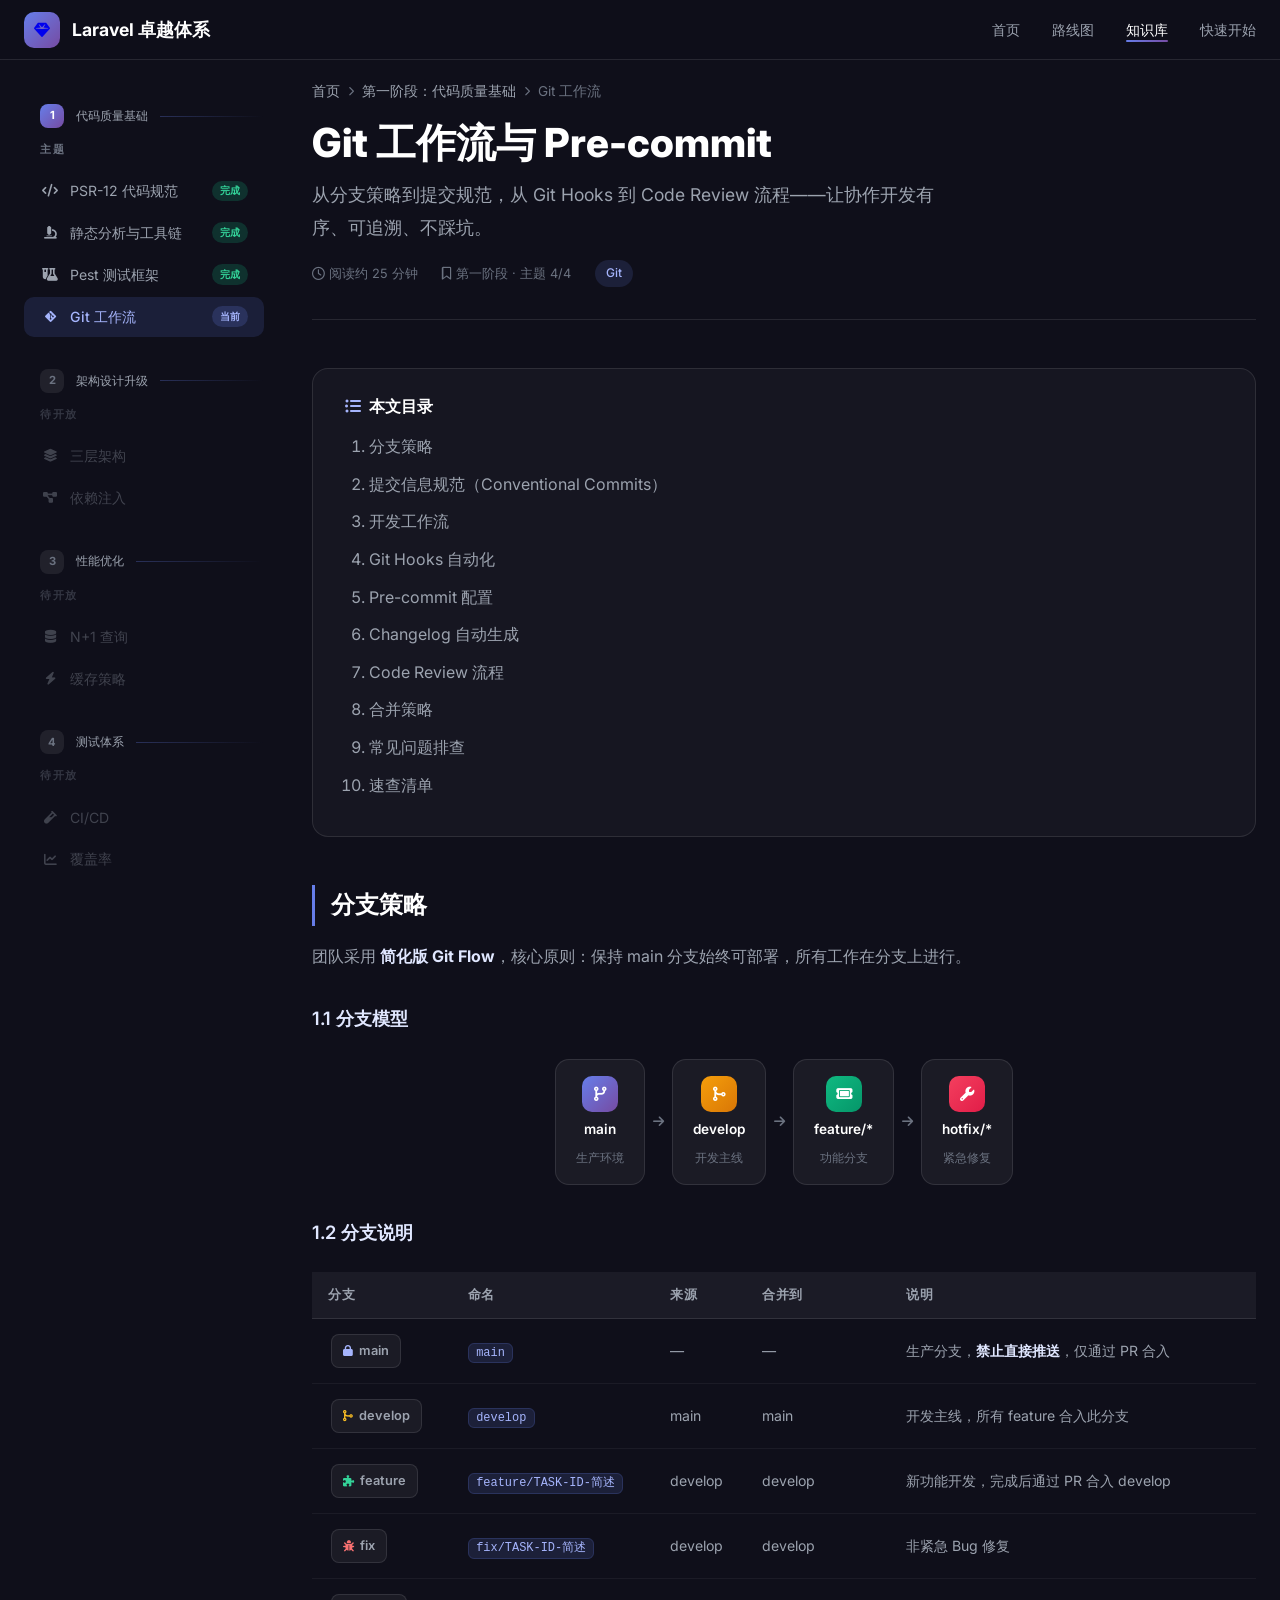
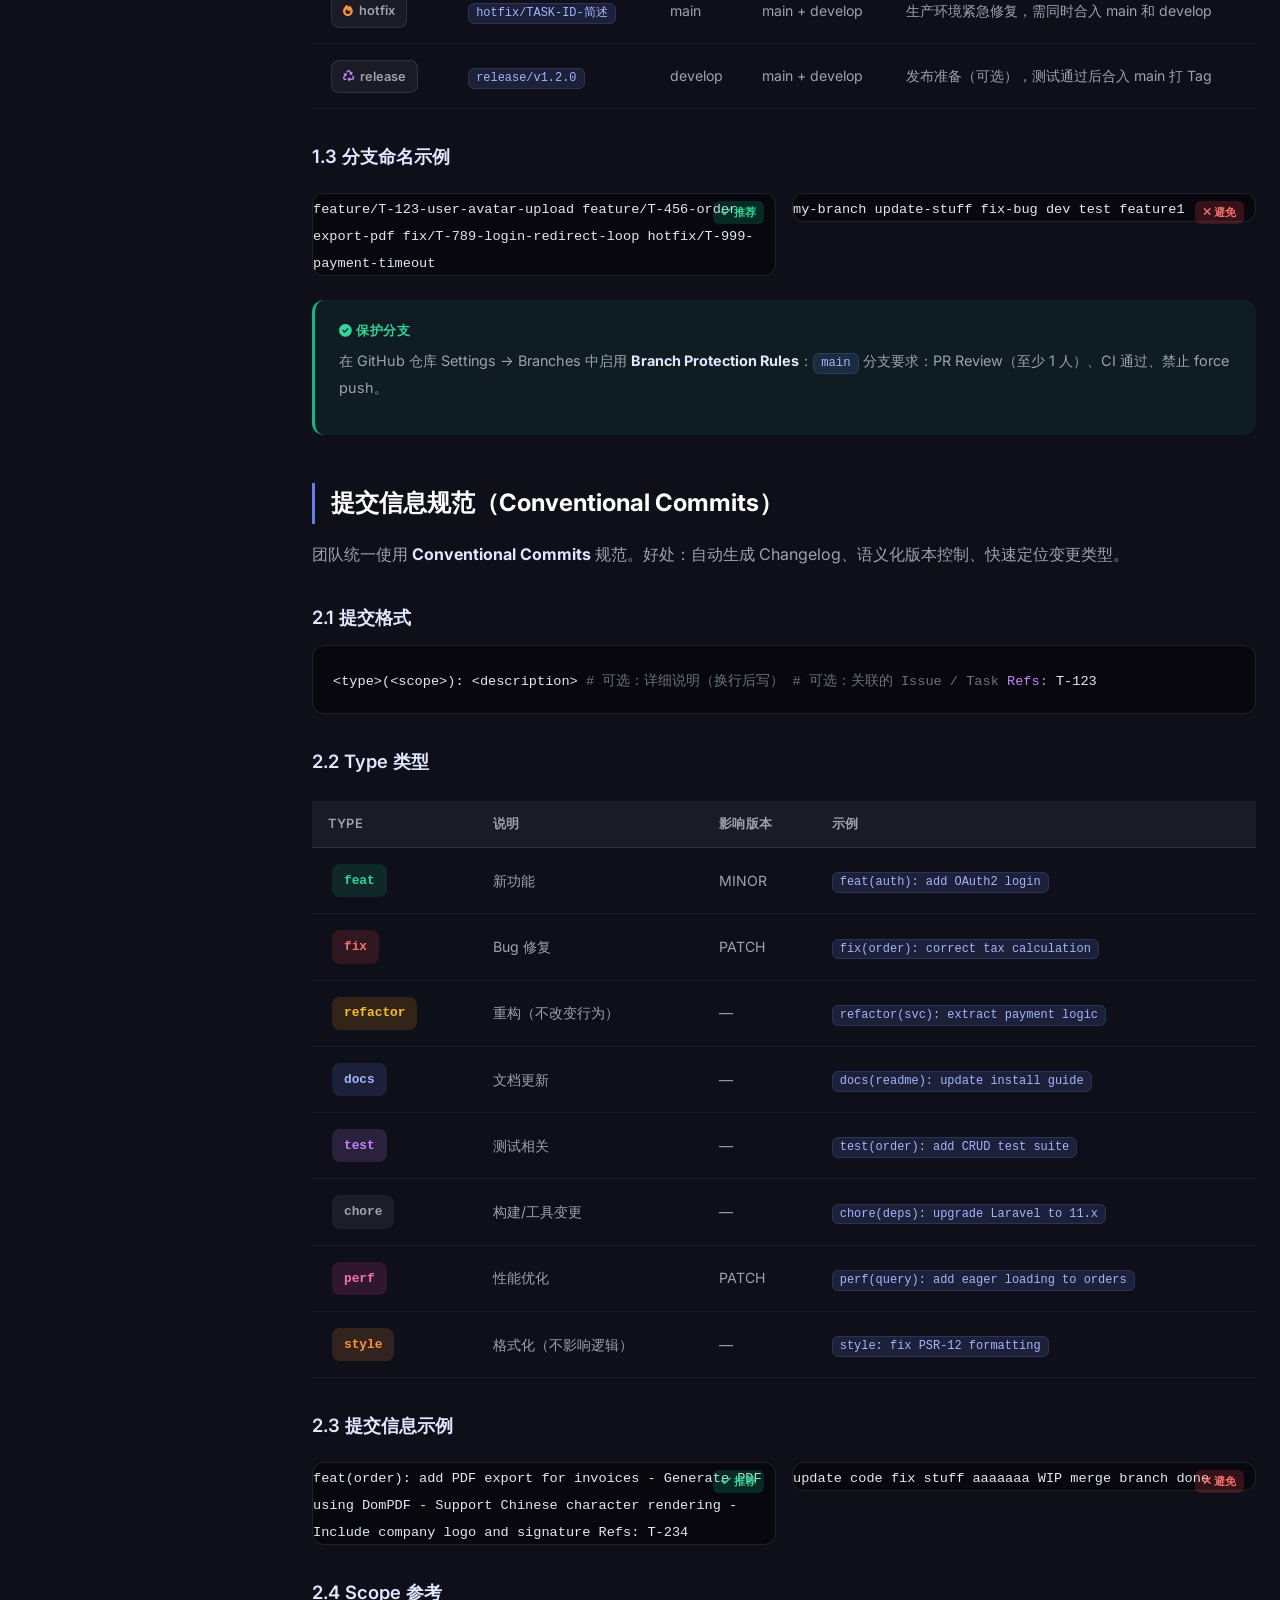
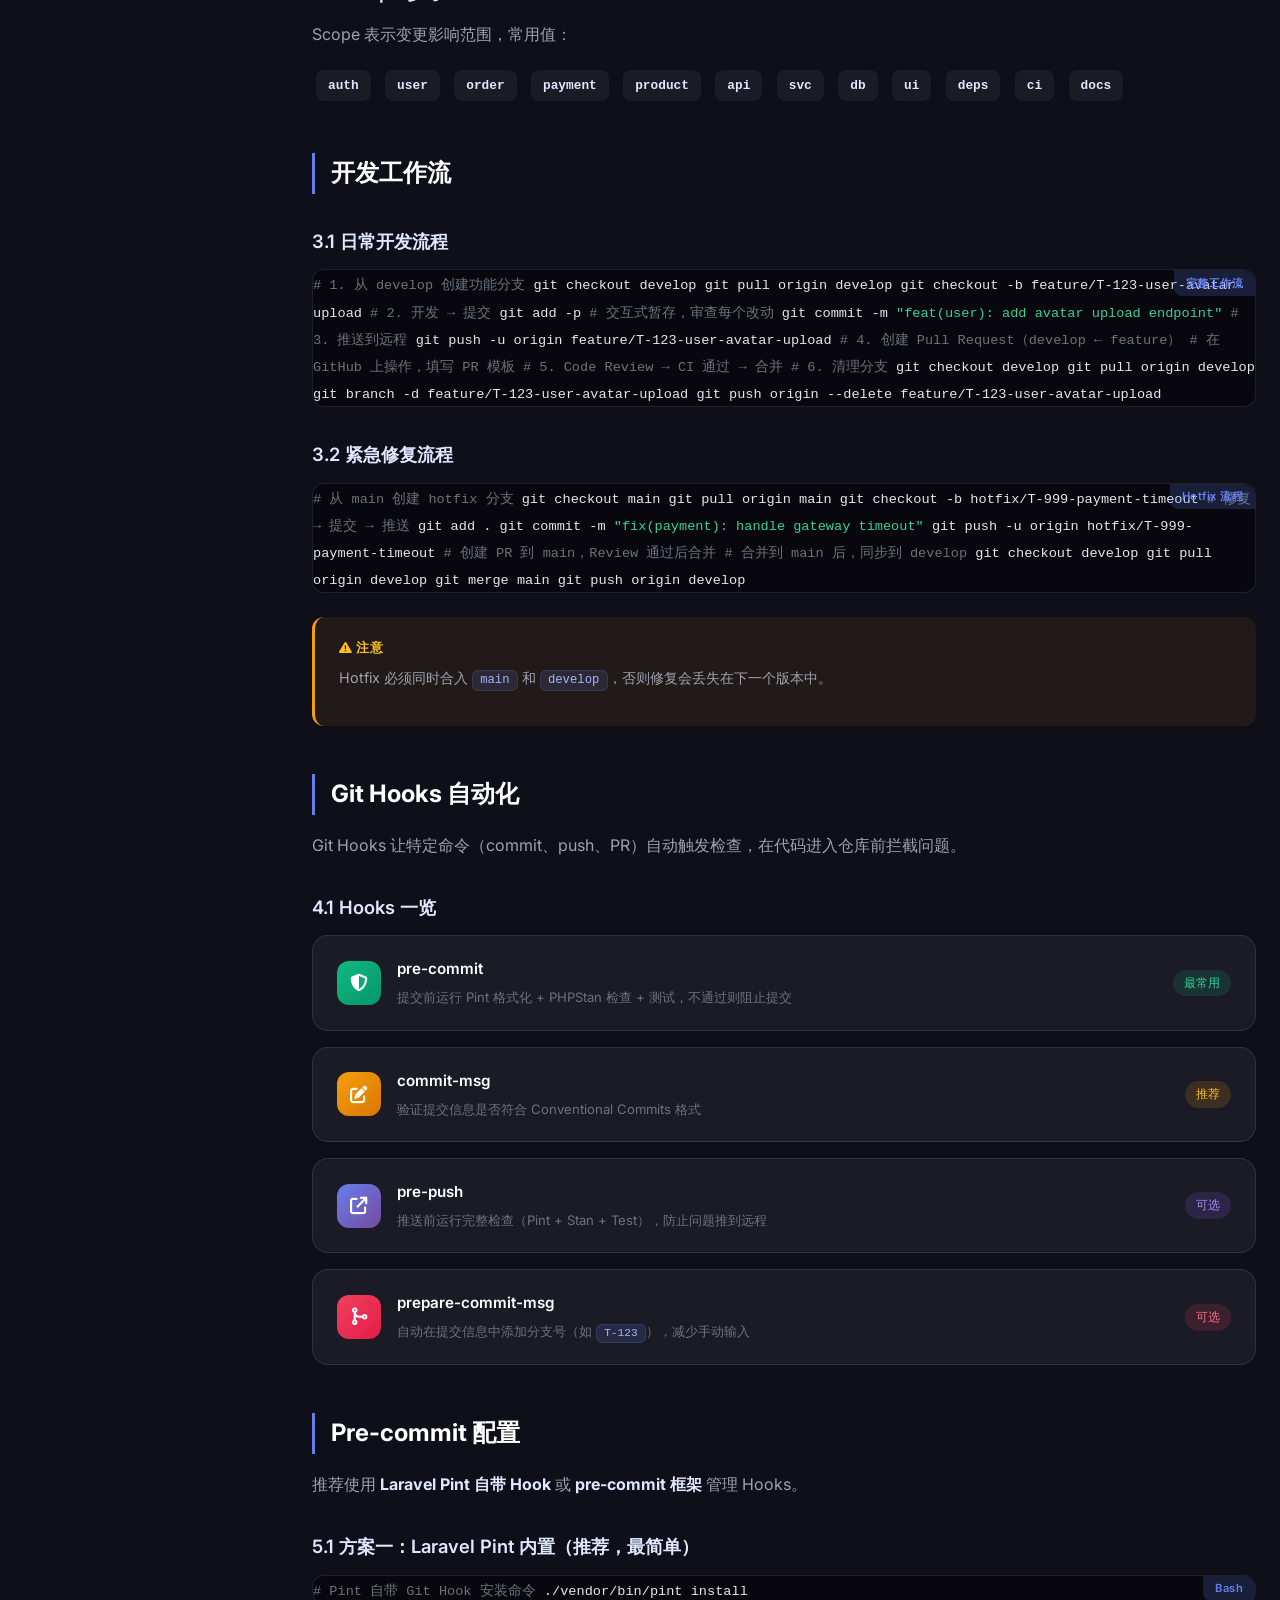
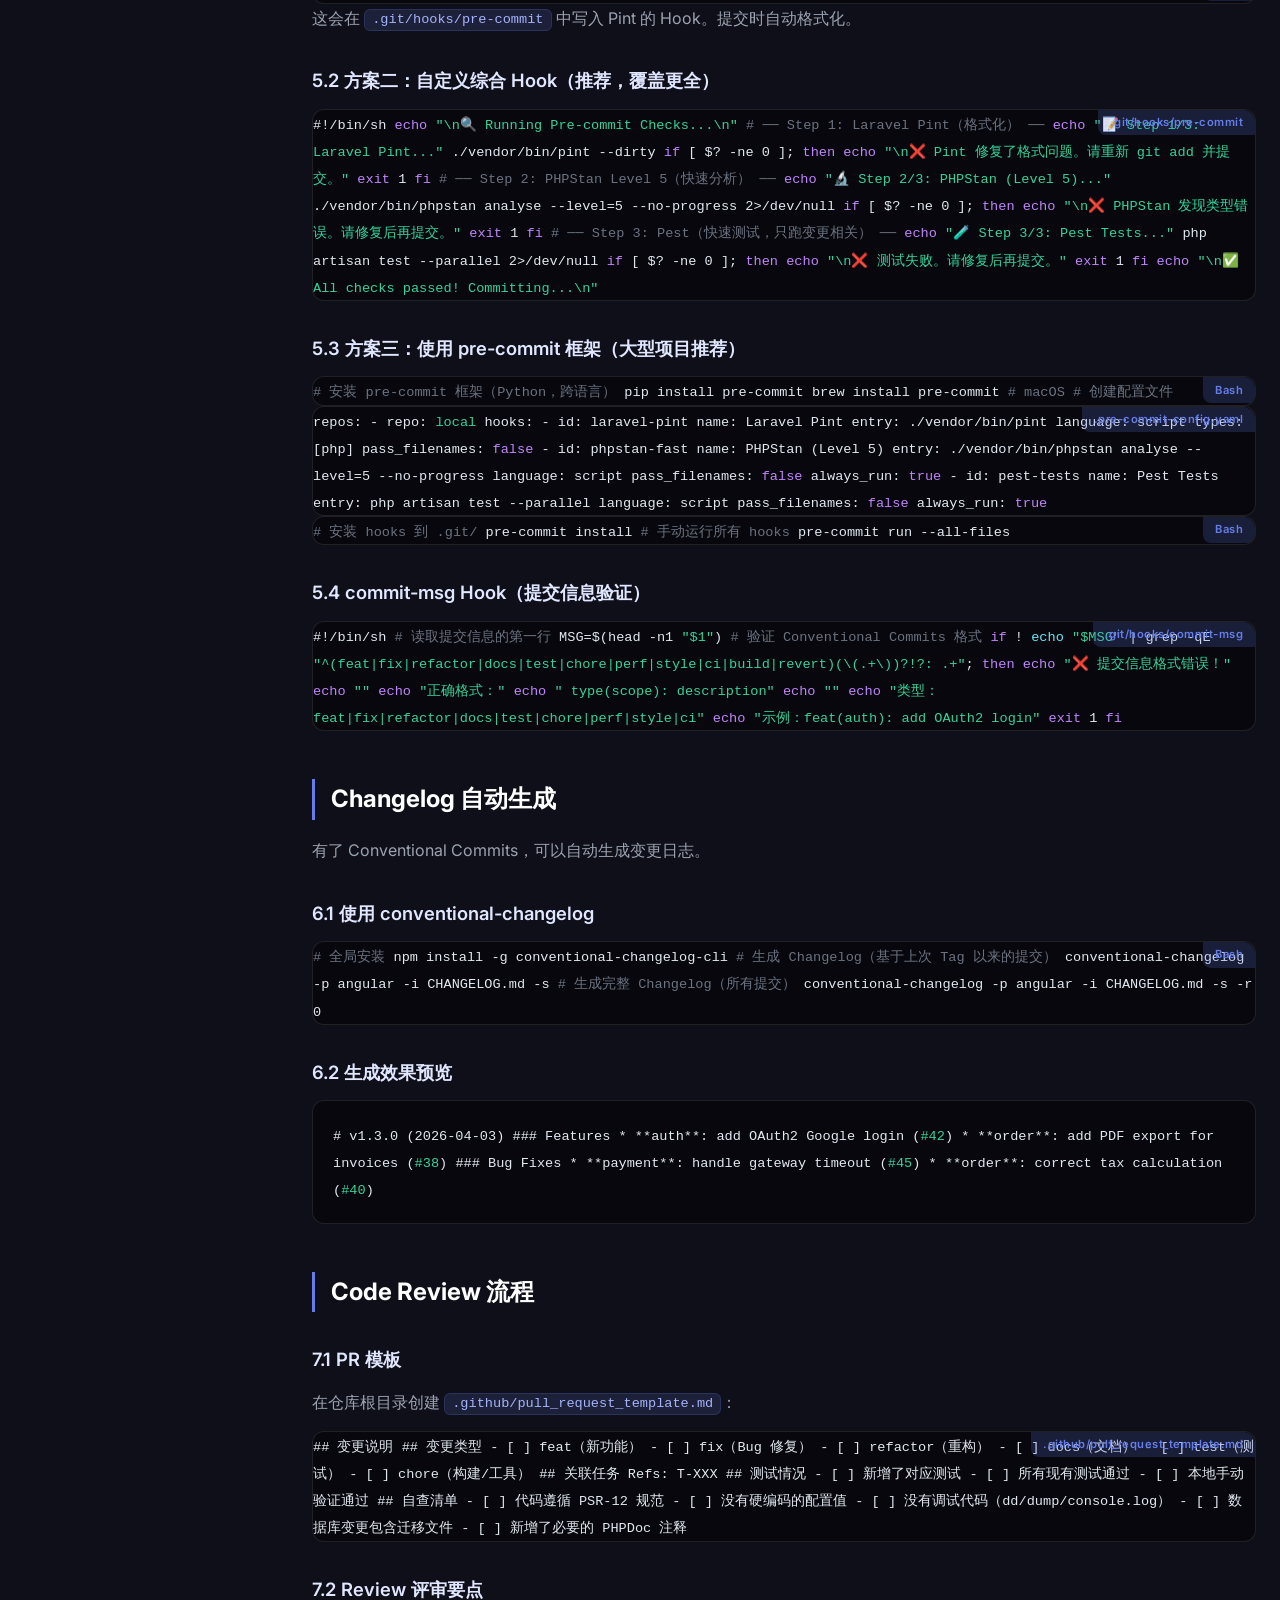
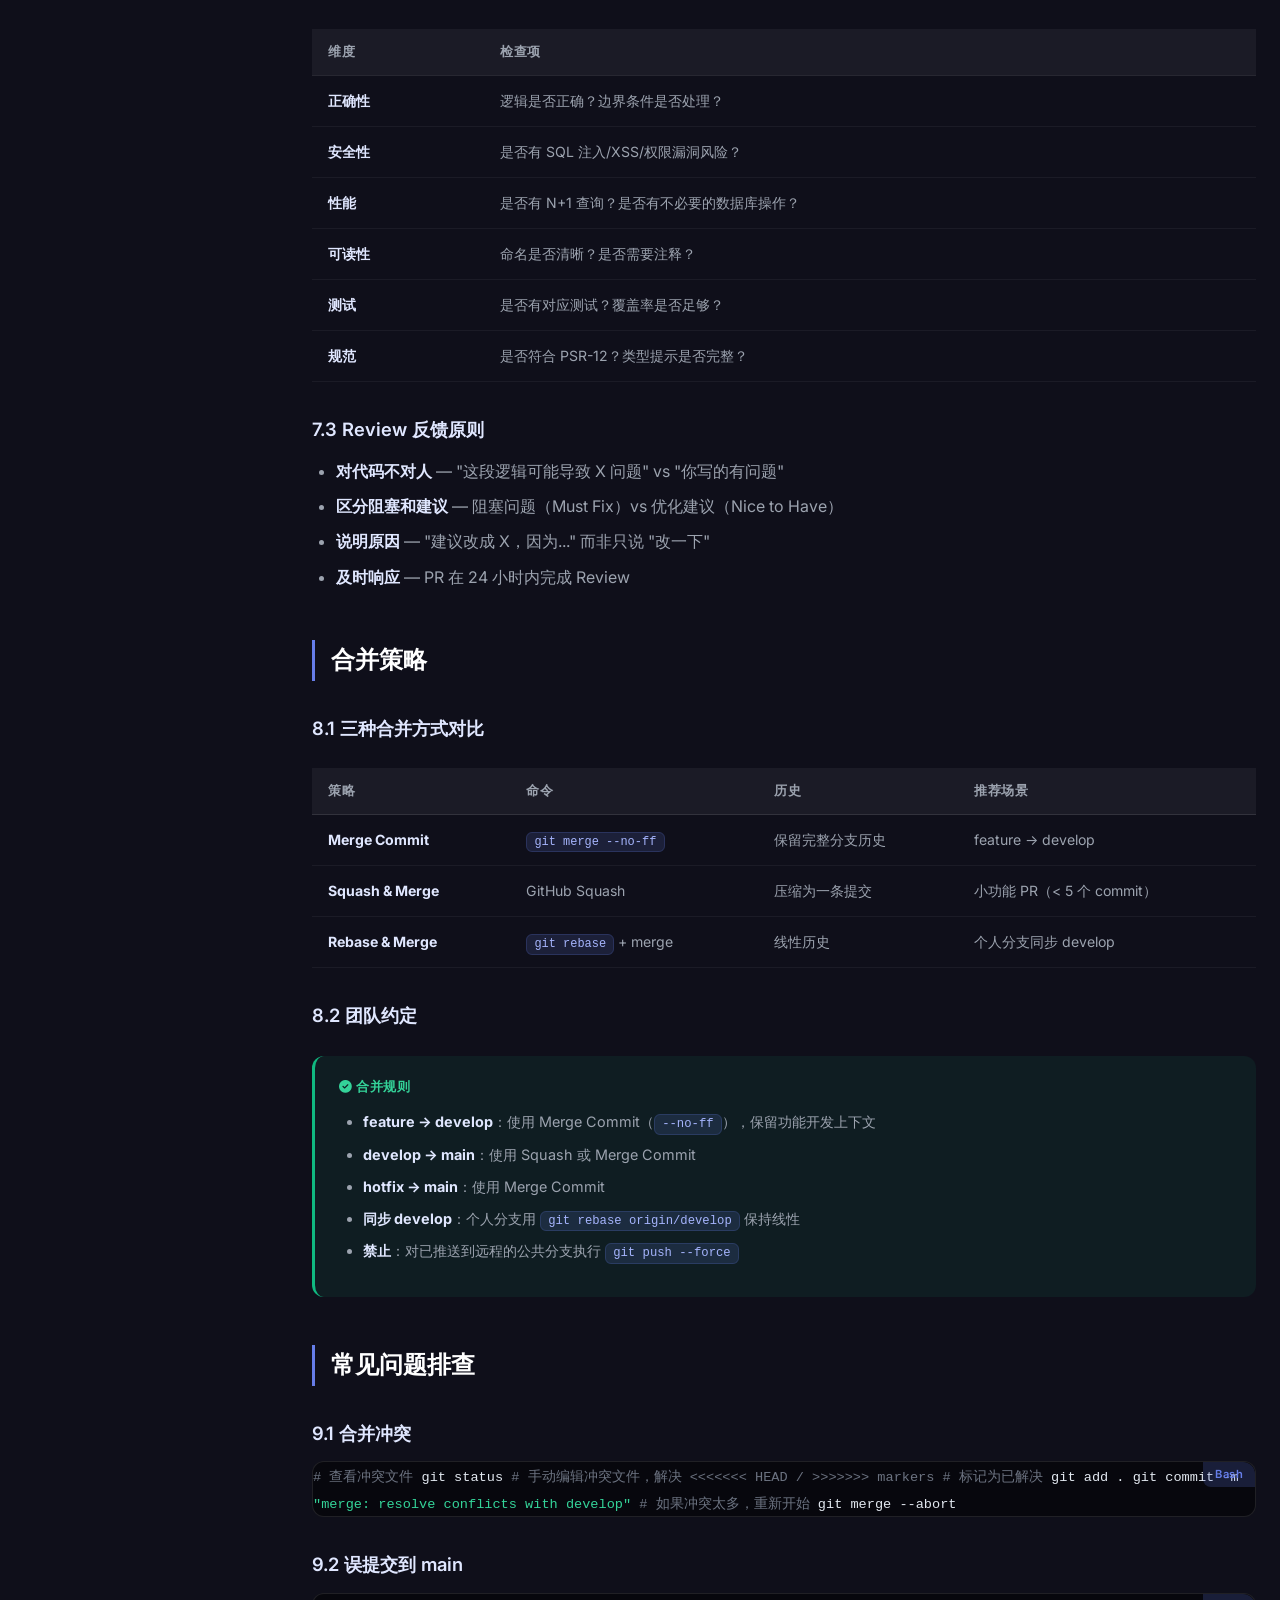
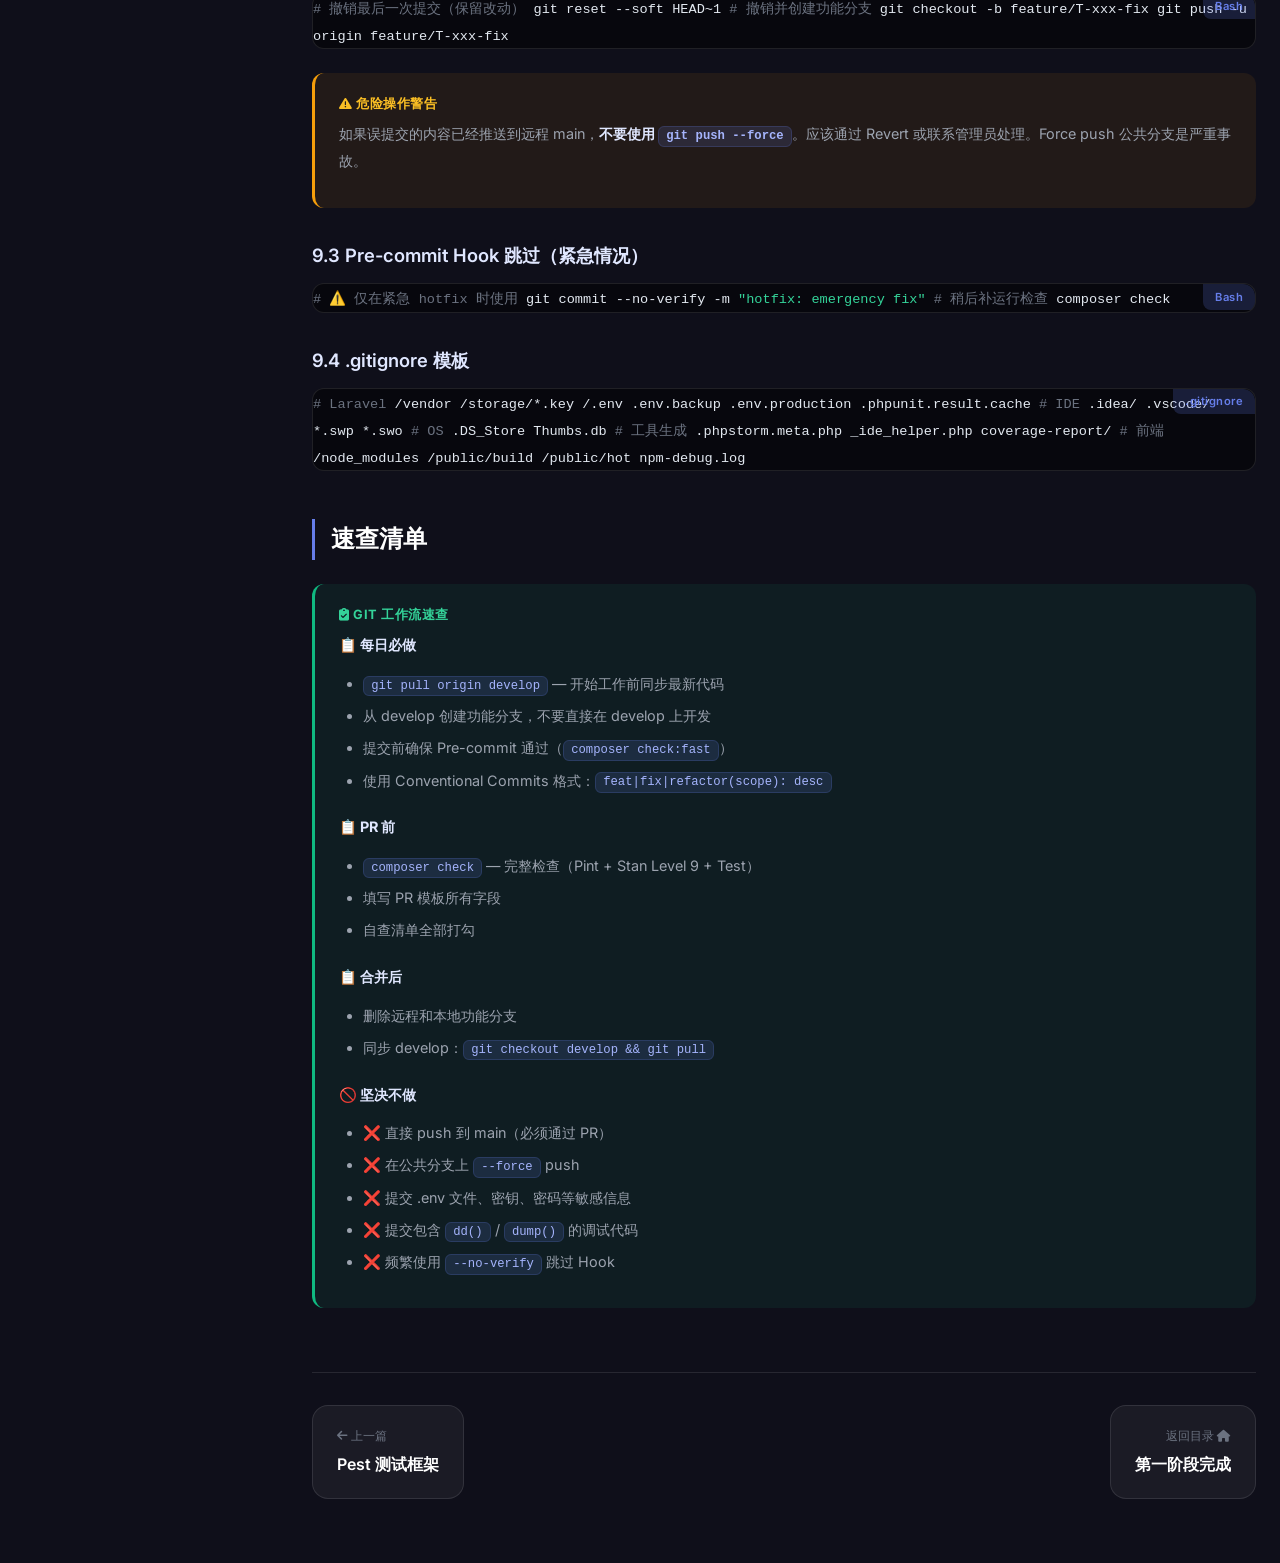
<file: pages/git-workflow.html>
<!DOCTYPE html>
<html lang="zh-CN">
<head>
    <meta charset="UTF-8">
    <meta name="viewport" content="width=device-width, initial-scale=1.0">
    <title>Git 工作流 — Laravel 卓越体系</title>
    <link href="https://fonts.googleapis.com/css2?family=Inter:wght@300;400;500;600;700;800&display=swap" rel="stylesheet">
    <link rel="stylesheet" href="https://cdnjs.cloudflare.com/ajax/libs/font-awesome/6.5.0/css/all.min.css">
    <link rel="stylesheet" href="../css/styles.css">
    <style>
        p code, li code, td code { font-family: var(--font-mono); font-size: 0.85em; background: rgba(102, 126, 234, 0.15); color: #a5b4fc; padding: 0.15rem 0.45rem; border-radius: 6px; border: 1px solid rgba(102, 126, 234, 0.2); }
        .content p, .content li, .content td { line-height: 1.85; }
        .content ul, .content ol { padding-left: 1.5rem; margin: 0.75rem 0; }
        .content ul { list-style: disc; }
        .content ol { list-style: decimal; }
        .content li { margin-bottom: 0.35rem; color: var(--text-secondary); }
        .content p { color: var(--text-secondary); margin-bottom: 0.85rem; }
        .dual-code { display: grid; grid-template-columns: 1fr 1fr; gap: 1rem; margin: 1.25rem 0; }
        .dual-code > div { position: relative; }
        .dual-code .good-label { position: absolute; top: 0.5rem; right: 0.75rem; font-size: 0.7rem; font-weight: 700; padding: 0.15rem 0.5rem; border-radius: 6px; z-index: 2; }
        .dual-code .good-label.green { background: rgba(16,185,129,0.2); color: #34d399; }
        .dual-code .good-label.red { background: rgba(239,68,68,0.2); color: #f87171; }
        @media (max-width: 768px) { .dual-code { grid-template-columns: 1fr; } }
        .toc-box { background: rgba(255,255,255,0.03); border: 1px solid var(--border-glass); border-radius: 16px; padding: 1.5rem 2rem; margin-bottom: 2.5rem; }
        .toc-box ol { list-style: decimal; padding-left: 1.5rem; }
        .toc-box li { margin-bottom: 0.5rem; }
        .toc-box a { color: var(--text-secondary); text-decoration: none; transition: color 0.2s; }
        .toc-box a:hover { color: #a5b4fc; }
        .workflow-flow { display: flex; align-items: center; justify-content: center; gap: 0.5rem; flex-wrap: wrap; margin: 1.5rem 0; }
        .flow-step { display: flex; flex-direction: column; align-items: center; gap: 0.4rem; padding: 1rem 1.25rem; background: var(--bg-card); border: 1px solid var(--border-glass); border-radius: 14px; min-width: 90px; text-align: center; transition: all 0.3s; }
        .flow-step:hover { border-color: rgba(102,126,234,0.3); transform: translateY(-2px); }
        .flow-step .step-icon { width: 36px; height: 36px; border-radius: 10px; display: flex; align-items: center; justify-content: center; font-size: 0.9rem; }
        .flow-step .step-label { font-size: 0.75rem; color: var(--text-muted); font-weight: 500; }
        .flow-step .step-name { font-size: 0.85rem; font-weight: 600; }
        .flow-arrow { color: var(--text-muted); font-size: 0.8rem; }
        @media (max-width: 768px) { .workflow-flow { flex-direction: column; align-items: stretch; } .flow-arrow { transform: rotate(90deg); text-align: center; } }
        .commit-type { display: inline-flex; align-items: center; gap: 0.4rem; padding: 0.3rem 0.75rem; border-radius: 8px; font-family: var(--font-mono); font-size: 0.8rem; font-weight: 600; margin: 0.25rem; }
        .branch-tag { display: inline-flex; align-items: center; gap: 0.35rem; padding: 0.25rem 0.7rem; border-radius: 8px; font-size: 0.8rem; font-weight: 600; margin: 0.2rem; border: 1px solid var(--border-glass); background: var(--bg-card); }
        .hook-card { display: grid; grid-template-columns: auto 1fr auto; gap: 1rem; align-items: center; padding: 1.25rem 1.5rem; background: var(--bg-card); border: 1px solid var(--border-glass); border-radius: 16px; margin-bottom: 1rem; transition: all 0.3s; }
        .hook-card:hover { border-color: rgba(102,126,234,0.3); }
        .hook-card .hook-icon { width: 44px; height: 44px; border-radius: 12px; display: flex; align-items: center; justify-content: center; font-size: 1.1rem; }
        .hook-card .hook-info h4 { font-size: 0.95rem; font-weight: 600; margin-bottom: 0.2rem; }
        .hook-card .hook-info p { font-size: 0.82rem; color: var(--text-muted); margin: 0; }
    </style>
</head>
<body>
    <!-- 导航栏 -->
    <nav class="site-nav">
        <div class="nav-inner">
            <a href="../index.html" class="nav-brand">
                <div class="brand-icon"><i class="fas fa-gem text-white text-sm"></i></div>
                <span>Laravel 卓越体系</span>
            </a>
            <ul class="nav-links">
                <li><a href="../index.html">首页</a></li>
                <li><a href="../index.html#roadmap">路线图</a></li>
                <li><a href="../index.html#phases" class="active">知识库</a></li>
                <li><a href="../index.html#getting-started">快速开始</a></li>
            </ul>
            <button class="mobile-menu-btn" onclick="toggleMobileMenu()"><i class="fas fa-bars"></i></button>
        </div>
    </nav>

    <div class="page-layout">
        <!-- 侧边栏 -->
        <aside class="sidebar">
            <div class="phase-divider">
                <span class="phase-num" style="background:linear-gradient(135deg,#667eea,#764ba2);color:#fff">1</span>
                <span class="phase-label">代码质量基础</span>
                <span class="phase-line"></span>
            </div>
            <h4>主题</h4>
            <ul class="sidebar-nav">
                <li><a href="psr12-code-standards.html">
                    <span class="nav-icon"><i class="fas fa-code"></i></span>PSR-12 代码规范
                    <span class="nav-badge done">完成</span>
                </a></li>
                <li><a href="dev-toolchain.html">
                    <span class="nav-icon"><i class="fas fa-microscope"></i></span>静态分析与工具链
                    <span class="nav-badge done">完成</span>
                </a></li>
                <li><a href="pest-testing.html">
                    <span class="nav-icon"><i class="fas fa-flask-vial"></i></span>Pest 测试框架
                    <span class="nav-badge done">完成</span>
                </a></li>
                <li><a href="git-workflow.html" class="active">
                    <span class="nav-icon"><i class="fab fa-git-alt"></i></span>Git 工作流
                    <span class="nav-badge current">当前</span>
                </a></li>
            </ul>

            <div class="phase-divider">
                <span class="phase-num" style="background:rgba(255,255,255,0.08);color:var(--text-muted)">2</span>
                <span class="phase-label">架构设计升级</span>
                <span class="phase-line"></span>
            </div>
            <h4 style="opacity:0.4">待开放</h4>
            <ul class="sidebar-nav" style="opacity:0.35;pointer-events:none">
                <li><a href="#"><span class="nav-icon"><i class="fas fa-layer-group"></i></span>三层架构</a></li>
                <li><a href="#"><span class="nav-icon"><i class="fas fa-diagram-project"></i></span>依赖注入</a></li>
            </ul>

            <div class="phase-divider">
                <span class="phase-num" style="background:rgba(255,255,255,0.08);color:var(--text-muted)">3</span>
                <span class="phase-label">性能优化</span>
                <span class="phase-line"></span>
            </div>
            <h4 style="opacity:0.4">待开放</h4>
            <ul class="sidebar-nav" style="opacity:0.35;pointer-events:none">
                <li><a href="#"><span class="nav-icon"><i class="fas fa-database"></i></span>N+1 查询</a></li>
                <li><a href="#"><span class="nav-icon"><i class="fas fa-bolt"></i></span>缓存策略</a></li>
            </ul>

            <div class="phase-divider">
                <span class="phase-num" style="background:rgba(255,255,255,0.08);color:var(--text-muted)">4</span>
                <span class="phase-label">测试体系</span>
                <span class="phase-line"></span>
            </div>
            <h4 style="opacity:0.4">待开放</h4>
            <ul class="sidebar-nav" style="opacity:0.35;pointer-events:none">
                <li><a href="#"><span class="nav-icon"><i class="fas fa-vial"></i></span>CI/CD</a></li>
                <li><a href="#"><span class="nav-icon"><i class="fas fa-chart-line"></i></span>覆盖率</a></li>
            </ul>
        </aside>

        <!-- 正文 -->
        <main class="content">
            <!-- 文章头部 -->
            <div class="page-header">
                <div class="breadcrumb">
                    <a href="../index.html">首页</a>
                    <i class="fas fa-chevron-right" style="font-size:0.6rem"></i>
                    <a href="../index.html#phases">第一阶段：代码质量基础</a>
                    <i class="fas fa-chevron-right" style="font-size:0.6rem"></i>
                    <span>Git 工作流</span>
                </div>
                <h1>Git 工作流与 Pre-commit</h1>
                <p class="page-desc">从分支策略到提交规范，从 Git Hooks 到 Code Review 流程——让协作开发有序、可追溯、不踩坑。</p>
                <div class="page-meta">
                    <span><i class="far fa-clock"></i> 阅读约 25 分钟</span>
                    <span><i class="far fa-bookmark"></i> 第一阶段 · 主题 4/4</span>
                    <span class="tag tag-indigo">Git</span>
                </div>
            </div>

            <!-- 目录 -->
            <div class="toc-box">
                <h3 style="font-size:1rem;font-weight:600;margin-bottom:0.75rem"><i class="fas fa-list-ul" style="color:#a5b4fc;margin-right:0.5rem"></i>本文目录</h3>
                <ol>
                    <li><a href="#branching">分支策略</a></li>
                    <li><a href="#commit-msg">提交信息规范（Conventional Commits）</a></li>
                    <li><a href="#gitflow">开发工作流</a></li>
                    <li><a href="#hooks">Git Hooks 自动化</a></li>
                    <li><a href="#pre-commit">Pre-commit 配置</a></li>
                    <li><a href="#changelog">Changelog 自动生成</a></li>
                    <li><a href="#code-review">Code Review 流程</a></li>
                    <li><a href="#merge-strategy">合并策略</a></li>
                    <li><a href="#troubleshooting">常见问题排查</a></li>
                    <li><a href="#cheatsheet">速查清单</a></li>
                </ol>
            </div>

            <!-- ====== Section 1 ====== -->
            <h2 class="section-title" id="branching">分支策略</h2>
            <p>团队采用 <strong style="color:#e0e7ff">简化版 Git Flow</strong>，核心原则：保持 main 分支始终可部署，所有工作在分支上进行。</p>

            <h3 class="subsection-title">1.1 分支模型</h3>
            <div class="workflow-flow">
                <div class="flow-step">
                    <div class="step-icon" style="background:linear-gradient(135deg,#667eea,#764ba2);color:#fff"><i class="fas fa-code-branch"></i></div>
                    <span class="step-name">main</span>
                    <span class="step-label">生产环境</span>
                </div>
                <span class="flow-arrow"><i class="fas fa-arrow-right"></i></span>
                <div class="flow-step">
                    <div class="step-icon" style="background:linear-gradient(135deg,#f59e0b,#d97706);color:#fff"><i class="fas fa-code-merge"></i></div>
                    <span class="step-name">develop</span>
                    <span class="step-label">开发主线</span>
                </div>
                <span class="flow-arrow"><i class="fas fa-arrow-right"></i></span>
                <div class="flow-step">
                    <div class="step-icon" style="background:linear-gradient(135deg,#10b981,#059669);color:#fff"><i class="fas fa-ticket"></i></div>
                    <span class="step-name">feature/*</span>
                    <span class="step-label">功能分支</span>
                </div>
                <span class="flow-arrow"><i class="fas fa-arrow-right"></i></span>
                <div class="flow-step">
                    <div class="step-icon" style="background:linear-gradient(135deg,#f43f5e,#e11d48);color:#fff"><i class="fas fa-wrench"></i></div>
                    <span class="step-name">hotfix/*</span>
                    <span class="step-label">紧急修复</span>
                </div>
            </div>

            <h3 class="subsection-title">1.2 分支说明</h3>
            <table class="comparison-table">
                <thead><tr><th>分支</th><th>命名</th><th>来源</th><th>合并到</th><th>说明</th></tr></thead>
                <tbody>
                    <tr>
                        <td><span class="branch-tag"><i class="fas fa-lock" style="color:#a5b4fc;font-size:0.7rem"></i> main</span></td>
                        <td><code>main</code></td>
                        <td>—</td>
                        <td>—</td>
                        <td>生产分支，<strong style="color:#e0e7ff">禁止直接推送</strong>，仅通过 PR 合入</td>
                    </tr>
                    <tr>
                        <td><span class="branch-tag"><i class="fas fa-code-merge" style="color:#fbbf24;font-size:0.7rem"></i> develop</span></td>
                        <td><code>develop</code></td>
                        <td>main</td>
                        <td>main</td>
                        <td>开发主线，所有 feature 合入此分支</td>
                    </tr>
                    <tr>
                        <td><span class="branch-tag"><i class="fas fa-puzzle-piece" style="color:#34d399;font-size:0.7rem"></i> feature</span></td>
                        <td><code>feature/TASK-ID-简述</code></td>
                        <td>develop</td>
                        <td>develop</td>
                        <td>新功能开发，完成后通过 PR 合入 develop</td>
                    </tr>
                    <tr>
                        <td><span class="branch-tag"><i class="fas fa-bug" style="color:#f87171;font-size:0.7rem"></i> fix</span></td>
                        <td><code>fix/TASK-ID-简述</code></td>
                        <td>develop</td>
                        <td>develop</td>
                        <td>非紧急 Bug 修复</td>
                    </tr>
                    <tr>
                        <td><span class="branch-tag"><i class="fas fa-fire" style="color:#fb923c;font-size:0.7rem"></i> hotfix</span></td>
                        <td><code>hotfix/TASK-ID-简述</code></td>
                        <td>main</td>
                        <td>main + develop</td>
                        <td>生产环境紧急修复，需同时合入 main 和 develop</td>
                    </tr>
                    <tr>
                        <td><span class="branch-tag"><i class="fas fa-recycle" style="color:#c084fc;font-size:0.7rem"></i> release</span></td>
                        <td><code>release/v1.2.0</code></td>
                        <td>develop</td>
                        <td>main + develop</td>
                        <td>发布准备（可选），测试通过后合入 main 打 Tag</td>
                    </tr>
                </tbody>
            </table>

            <h3 class="subsection-title">1.3 分支命名示例</h3>
            <div class="dual-code">
                <div>
                    <span class="good-label green"><i class="fas fa-check"></i> 推荐</span>
                    <div class="code-block p-4"><code>feature/T-123-user-avatar-upload
feature/T-456-order-export-pdf
fix/T-789-login-redirect-loop
hotfix/T-999-payment-timeout</code></div>
                </div>
                <div>
                    <span class="good-label red"><i class="fas fa-xmark"></i> 避免</span>
                    <div class="code-block p-4"><code>my-branch
update-stuff
fix-bug
dev
test
feature1</code></div>
                </div>
            </div>

            <div class="tip-card good">
                <div class="tip-label"><i class="fas fa-check-circle"></i> 保护分支</div>
                <p>在 GitHub 仓库 Settings → Branches 中启用 <strong style="color:#e0e7ff">Branch Protection Rules</strong>：<code>main</code> 分支要求：PR Review（至少 1 人）、CI 通过、禁止 force push。</p>
            </div>

            <!-- ====== Section 2 ====== -->
            <h2 class="section-title" id="commit-msg">提交信息规范（Conventional Commits）</h2>
            <p>团队统一使用 <strong style="color:#e0e7ff">Conventional Commits</strong> 规范。好处：自动生成 Changelog、语义化版本控制、快速定位变更类型。</p>

            <h3 class="subsection-title">2.1 提交格式</h3>
            <div class="code-block p-4" style="padding:1.25rem"><code><span style="color:#a78bafa">&lt;type&gt;</span>(<span style="color:#a78bafa">&lt;scope&gt;</span>): <span style="color:#a78bafa">&lt;description&gt;</span>

<span style="color:#6b7280"># 可选：详细说明（换行后写）</span>
<span style="color:#6b7280"># 可选：关联的 Issue / Task</span>

<span style="color:#c084fc">Refs:</span> T-123</code></div>

            <h3 class="subsection-title">2.2 Type 类型</h3>
            <table class="comparison-table">
                <thead><tr><th>Type</th><th>说明</th><th>影响版本</th><th>示例</th></tr></thead>
                <tbody>
                    <tr>
                        <td><span class="commit-type" style="background:rgba(16,185,129,0.15);color:#34d399">feat</span></td>
                        <td>新功能</td>
                        <td>MINOR</td>
                        <td><code>feat(auth): add OAuth2 login</code></td>
                    </tr>
                    <tr>
                        <td><span class="commit-type" style="background:rgba(239,68,68,0.15);color:#f87171">fix</span></td>
                        <td>Bug 修复</td>
                        <td>PATCH</td>
                        <td><code>fix(order): correct tax calculation</code></td>
                    </tr>
                    <tr>
                        <td><span class="commit-type" style="background:rgba(245,158,11,0.15);color:#fbbf24">refactor</span></td>
                        <td>重构（不改变行为）</td>
                        <td>—</td>
                        <td><code>refactor(svc): extract payment logic</code></td>
                    </tr>
                    <tr>
                        <td><span class="commit-type" style="background:rgba(102,126,234,0.15);color:#a5b4fc">docs</span></td>
                        <td>文档更新</td>
                        <td>—</td>
                        <td><code>docs(readme): update install guide</code></td>
                    </tr>
                    <tr>
                        <td><span class="commit-type" style="background:rgba(192,132,252,0.15);color:#c084fc">test</span></td>
                        <td>测试相关</td>
                        <td>—</td>
                        <td><code>test(order): add CRUD test suite</code></td>
                    </tr>
                    <tr>
                        <td><span class="commit-type" style="background:rgba(107,114,128,0.15);color:#9ca3af">chore</span></td>
                        <td>构建/工具变更</td>
                        <td>—</td>
                        <td><code>chore(deps): upgrade Laravel to 11.x</code></td>
                    </tr>
                    <tr>
                        <td><span class="commit-type" style="background:rgba(236,72,153,0.15);color:#f472b6">perf</span></td>
                        <td>性能优化</td>
                        <td>PATCH</td>
                        <td><code>perf(query): add eager loading to orders</code></td>
                    </tr>
                    <tr>
                        <td><span class="commit-type" style="background:rgba(251,146,60,0.15);color:#fb923c">style</span></td>
                        <td>格式化（不影响逻辑）</td>
                        <td>—</td>
                        <td><code>style: fix PSR-12 formatting</code></td>
                    </tr>
                </tbody>
            </table>

            <h3 class="subsection-title">2.3 提交信息示例</h3>
            <div class="dual-code">
                <div>
                    <span class="good-label green"><i class="fas fa-check"></i> 推荐</span>
                    <div class="code-block p-4"><code>feat(order): add PDF export for invoices

- Generate PDF using DomPDF
- Support Chinese character rendering
- Include company logo and signature

Refs: T-234</code></div>
                </div>
                <div>
                    <span class="good-label red"><i class="fas fa-xmark"></i> 避免</span>
                    <div class="code-block p-4"><code>update code
fix stuff
aaaaaaa
WIP
merge branch
done</code></div>
                </div>
            </div>

            <h3 class="subsection-title">2.4 Scope 参考</h3>
            <p>Scope 表示变更影响范围，常用值：</p>
            <div style="display:flex;flex-wrap:wrap;gap:0.4rem;margin:1rem 0">
                <span class="commit-type" style="background:rgba(255,255,255,0.05);color:#e0e7ff">auth</span>
                <span class="commit-type" style="background:rgba(255,255,255,0.05);color:#e0e7ff">user</span>
                <span class="commit-type" style="background:rgba(255,255,255,0.05);color:#e0e7ff">order</span>
                <span class="commit-type" style="background:rgba(255,255,255,0.05);color:#e0e7ff">payment</span>
                <span class="commit-type" style="background:rgba(255,255,255,0.05);color:#e0e7ff">product</span>
                <span class="commit-type" style="background:rgba(255,255,255,0.05);color:#e0e7ff">api</span>
                <span class="commit-type" style="background:rgba(255,255,255,0.05);color:#e0e7ff">svc</span>
                <span class="commit-type" style="background:rgba(255,255,255,0.05);color:#e0e7ff">db</span>
                <span class="commit-type" style="background:rgba(255,255,255,0.05);color:#e0e7ff">ui</span>
                <span class="commit-type" style="background:rgba(255,255,255,0.05);color:#e0e7ff">deps</span>
                <span class="commit-type" style="background:rgba(255,255,255,0.05);color:#e0e7ff">ci</span>
                <span class="commit-type" style="background:rgba(255,255,255,0.05);color:#e0e7ff">docs</span>
            </div>

            <!-- ====== Section 3 ====== -->
            <h2 class="section-title" id="gitflow">开发工作流</h2>

            <h3 class="subsection-title">3.1 日常开发流程</h3>
            <div class="code-block p-4"><span class="code-label">完整工作流</span><code><span style="color:#6b7280"># 1. 从 develop 创建功能分支</span>
git checkout develop
git pull origin develop
git checkout -b feature/T-123-user-avatar-upload

<span style="color:#6b7280"># 2. 开发 → 提交</span>
git add -p                      <span style="color:#6b7280"># 交互式暂存，审查每个改动</span>
git commit -m <span style="color:#34d399">"feat(user): add avatar upload endpoint"</span>

<span style="color:#6b7280"># 3. 推送到远程</span>
git push -u origin feature/T-123-user-avatar-upload

<span style="color:#6b7280"># 4. 创建 Pull Request（develop ← feature）</span>
<span style="color:#6b7280">#    在 GitHub 上操作，填写 PR 模板</span>

<span style="color:#6b7280"># 5. Code Review → CI 通过 → 合并</span>

<span style="color:#6b7280"># 6. 清理分支</span>
git checkout develop
git pull origin develop
git branch -d feature/T-123-user-avatar-upload
git push origin --delete feature/T-123-user-avatar-upload</code></div>

            <h3 class="subsection-title">3.2 紧急修复流程</h3>
            <div class="code-block p-4"><span class="code-label">Hotfix 流程</span><code><span style="color:#6b7280"># 从 main 创建 hotfix 分支</span>
git checkout main
git pull origin main
git checkout -b hotfix/T-999-payment-timeout

<span style="color:#6b7280"># 修复 → 提交 → 推送</span>
git add .
git commit -m <span style="color:#34d399">"fix(payment): handle gateway timeout"</span>
git push -u origin hotfix/T-999-payment-timeout

<span style="color:#6b7280"># 创建 PR 到 main，Review 通过后合并</span>

<span style="color:#6b7280"># 合并到 main 后，同步到 develop</span>
git checkout develop
git pull origin develop
git merge main
git push origin develop</code></div>

            <div class="tip-card warn">
                <div class="tip-label"><i class="fas fa-exclamation-triangle"></i> 注意</div>
                <p>Hotfix 必须同时合入 <code>main</code> 和 <code>develop</code>，否则修复会丢失在下一个版本中。</p>
            </div>

            <!-- ====== Section 4 ====== -->
            <h2 class="section-title" id="hooks">Git Hooks 自动化</h2>
            <p>Git Hooks 让特定命令（commit、push、PR）自动触发检查，在代码进入仓库前拦截问题。</p>

            <h3 class="subsection-title">4.1 Hooks 一览</h3>
            <div class="hook-card">
                <div class="hook-icon" style="background:linear-gradient(135deg,#10b981,#059669);color:#fff"><i class="fas fa-shield-halved"></i></div>
                <div class="hook-info">
                    <h4>pre-commit</h4>
                    <p>提交前运行 Pint 格式化 + PHPStan 检查 + 测试，不通过则阻止提交</p>
                </div>
                <span class="tag tag-emerald">最常用</span>
            </div>
            <div class="hook-card">
                <div class="hook-icon" style="background:linear-gradient(135deg,#f59e0b,#d97706);color:#fff"><i class="fas fa-pen-to-square"></i></div>
                <div class="hook-info">
                    <h4>commit-msg</h4>
                    <p>验证提交信息是否符合 Conventional Commits 格式</p>
                </div>
                <span class="tag tag-amber">推荐</span>
            </div>
            <div class="hook-card">
                <div class="hook-icon" style="background:linear-gradient(135deg,#667eea,#764ba2);color:#fff"><i class="fas fa-arrow-up-right-from-square"></i></div>
                <div class="hook-info">
                    <h4>pre-push</h4>
                    <p>推送前运行完整检查（Pint + Stan + Test），防止问题推到远程</p>
                </div>
                <span class="tag tag-violet">可选</span>
            </div>
            <div class="hook-card">
                <div class="hook-icon" style="background:linear-gradient(135deg,#f43f5e,#e11d48);color:#fff"><i class="fas fa-code-merge"></i></div>
                <div class="hook-info">
                    <h4>prepare-commit-msg</h4>
                    <p>自动在提交信息中添加分支号（如 <code>T-123</code>），减少手动输入</p>
                </div>
                <span class="tag tag-rose">可选</span>
            </div>

            <!-- ====== Section 5 ====== -->
            <h2 class="section-title" id="pre-commit">Pre-commit 配置</h2>
            <p>推荐使用 <strong style="color:#e0e7ff">Laravel Pint 自带 Hook</strong> 或 <strong style="color:#e0e7ff">pre-commit 框架</strong> 管理 Hooks。</p>

            <h3 class="subsection-title">5.1 方案一：Laravel Pint 内置（推荐，最简单）</h3>
            <div class="code-block p-4"><span class="code-label">Bash</span><code><span style="color:#6b7280"># Pint 自带 Git Hook 安装命令</span>
./vendor/bin/pint install</code></div>
            <p>这会在 <code>.git/hooks/pre-commit</code> 中写入 Pint 的 Hook。提交时自动格式化。</p>

            <h3 class="subsection-title">5.2 方案二：自定义综合 Hook（推荐，覆盖更全）</h3>
            <div class="code-block p-4"><span class="code-label">.git/hooks/pre-commit</span><code>#!/bin/sh

<span style="color:#c084fc">echo</span> <span style="color:#34d399">"\n🔍 Running Pre-commit Checks...\n"</span>

<span style="color:#6b7280"># ── Step 1: Laravel Pint（格式化） ──</span>
<span style="color:#c084fc">echo</span> <span style="color:#34d399">"📝 Step 1/3: Laravel Pint..."</span>
./vendor/bin/pint --dirty

<span style="color:#c084fc">if</span> [ $? -ne 0 ]; <span style="color:#c084fc">then</span>
    <span style="color:#c084fc">echo</span> <span style="color:#34d399">"\n❌ Pint 修复了格式问题。请重新 git add 并提交。"</span>
    <span style="color:#c084fc">exit</span> 1
<span style="color:#c084fc">fi</span>

<span style="color:#6b7280"># ── Step 2: PHPStan Level 5（快速分析） ──</span>
<span style="color:#c084fc">echo</span> <span style="color:#34d399">"🔬 Step 2/3: PHPStan (Level 5)..."</span>
./vendor/bin/phpstan analyse --level=5 --no-progress 2>/dev/null

<span style="color:#c084fc">if</span> [ $? -ne 0 ]; <span style="color:#c084fc">then</span>
    <span style="color:#c084fc">echo</span> <span style="color:#34d399">"\n❌ PHPStan 发现类型错误。请修复后再提交。"</span>
    <span style="color:#c084fc">exit</span> 1
<span style="color:#c084fc">fi</span>

<span style="color:#6b7280"># ── Step 3: Pest（快速测试，只跑变更相关） ──</span>
<span style="color:#c084fc">echo</span> <span style="color:#34d399">"🧪 Step 3/3: Pest Tests..."</span>
php artisan test --parallel 2>/dev/null

<span style="color:#c084fc">if</span> [ $? -ne 0 ]; <span style="color:#c084fc">then</span>
    <span style="color:#c084fc">echo</span> <span style="color:#34d399">"\n❌ 测试失败。请修复后再提交。"</span>
    <span style="color:#c084fc">exit</span> 1
<span style="color:#c084fc">fi</span>

<span style="color:#c084fc">echo</span> <span style="color:#34d399">"\n✅ All checks passed! Committing...\n"</span></code></div>

            <h3 class="subsection-title">5.3 方案三：使用 pre-commit 框架（大型项目推荐）</h3>
            <div class="code-block p-4"><span class="code-label">Bash</span><code><span style="color:#6b7280"># 安装 pre-commit 框架（Python，跨语言）</span>
pip install pre-commit
brew install pre-commit  <span style="color:#6b7280"># macOS</span>

<span style="color:#6b7280"># 创建配置文件</span></code></div>

            <div class="code-block p-4"><span class="code-label">.pre-commit-config.yaml</span><code><span style="color:#a78bafa">repos</span>:
  - <span style="color:#a78bafa">repo</span>: <span style="color:#34d399">local</span>
    <span style="color:#a78bafa">hooks</span>:
      - <span style="color:#a78bafa">id</span>: laravel-pint
        <span style="color:#a78bafa">name</span>: Laravel Pint
        <span style="color:#a78bafa">entry</span>: ./vendor/bin/pint
        <span style="color:#a78bafa">language</span>: script
        <span style="color:#a78bafa">types</span>: [php]
        <span style="color:#a78bafa">pass_filenames</span>: <span style="color:#c084fc">false</span>

      - <span style="color:#a78bafa">id</span>: phpstan-fast
        <span style="color:#a78bafa">name</span>: PHPStan (Level 5)
        <span style="color:#a78bafa">entry</span>: ./vendor/bin/phpstan analyse --level=5 --no-progress
        <span style="color:#a78bafa">language</span>: script
        <span style="color:#a78bafa">pass_filenames</span>: <span style="color:#c084fc">false</span>
        <span style="color:#a78bafa">always_run</span>: <span style="color:#c084fc">true</span>

      - <span style="color:#a78bafa">id</span>: pest-tests
        <span style="color:#a78bafa">name</span>: Pest Tests
        <span style="color:#a78bafa">entry</span>: php artisan test --parallel
        <span style="color:#a78bafa">language</span>: script
        <span style="color:#a78bafa">pass_filenames</span>: <span style="color:#c084fc">false</span>
        <span style="color:#a78bafa">always_run</span>: <span style="color:#c084fc">true</span></code></div>

            <div class="code-block p-4"><span class="code-label">Bash</span><code><span style="color:#6b7280"># 安装 hooks 到 .git/</span>
pre-commit install

<span style="color:#6b7280"># 手动运行所有 hooks</span>
pre-commit run --all-files</code></div>

            <h3 class="subsection-title">5.4 commit-msg Hook（提交信息验证）</h3>
            <div class="code-block p-4"><span class="code-label">.git/hooks/commit-msg</span><code>#!/bin/sh

<span style="color:#6b7280"># 读取提交信息的第一行</span>
MSG=$(head -n1 <span style="color:#34d399">"$1"</span>)

<span style="color:#6b7280"># 验证 Conventional Commits 格式</span>
<span style="color:#c084fc">if</span> ! <span style="color:#67e8f9">echo</span> <span style="color:#34d399">"$MSG"</span> | grep -qE <span style="color:#34d399">"^(feat|fix|refactor|docs|test|chore|perf|style|ci|build|revert)(\(.+\))?!?: .+"</span>; <span style="color:#c084fc">then</span>
    <span style="color:#c084fc">echo</span> <span style="color:#34d399">"❌ 提交信息格式错误！"</span>
    <span style="color:#c084fc">echo</span> <span style="color:#34d399">""</span>
    <span style="color:#c084fc">echo</span> <span style="color:#34d399">"正确格式："</span>
    <span style="color:#c084fc">echo</span> <span style="color:#34d399">"  type(scope): description"</span>
    <span style="color:#c084fc">echo</span> <span style="color:#34d399">""</span>
    <span style="color:#c084fc">echo</span> <span style="color:#34d399">"类型：feat|fix|refactor|docs|test|chore|perf|style|ci"</span>
    <span style="color:#c084fc">echo</span> <span style="color:#34d399">"示例：feat(auth): add OAuth2 login"</span>
    <span style="color:#c084fc">exit</span> 1
<span style="color:#c084fc">fi</span></code></div>

            <!-- ====== Section 6 ====== -->
            <h2 class="section-title" id="changelog">Changelog 自动生成</h2>
            <p>有了 Conventional Commits，可以自动生成变更日志。</p>

            <h3 class="subsection-title">6.1 使用 conventional-changelog</h3>
            <div class="code-block p-4"><span class="code-label">Bash</span><code><span style="color:#6b7280"># 全局安装</span>
npm install -g conventional-changelog-cli

<span style="color:#6b7280"># 生成 Changelog（基于上次 Tag 以来的提交）</span>
conventional-changelog -p angular -i CHANGELOG.md -s

<span style="color:#6b7280"># 生成完整 Changelog（所有提交）</span>
conventional-changelog -p angular -i CHANGELOG.md -s -r 0</code></div>

            <h3 class="subsection-title">6.2 生成效果预览</h3>
            <div class="code-block p-4" style="padding:1.25rem"><code><span style="color:#a78bafa"># v1.3.0 (2026-04-03)</span>

<span style="color:#a78bafa">### Features</span>

* **auth**: add OAuth2 Google login (<span style="color:#34d399">#42</span>)
* **order**: add PDF export for invoices (<span style="color:#34d399">#38</span>)

<span style="color:#a78bafa">### Bug Fixes</span>

* **payment**: handle gateway timeout (<span style="color:#34d399">#45</span>)
* **order**: correct tax calculation (<span style="color:#34d399">#40</span>)</code></div>

            <!-- ====== Section 7 ====== -->
            <h2 class="section-title" id="code-review">Code Review 流程</h2>

            <h3 class="subsection-title">7.1 PR 模板</h3>
            <p>在仓库根目录创建 <code>.github/pull_request_template.md</code>：</p>
            <div class="code-block p-4"><span class="code-label">.github/pull_request_template.md</span><code>## 变更说明
<!-- 简要描述这个 PR 做了什么 -->

## 变更类型
- [ ] feat（新功能）
- [ ] fix（Bug 修复）
- [ ] refactor（重构）
- [ ] docs（文档）
- [ ] test（测试）
- [ ] chore（构建/工具）

## 关联任务
<!-- TAPD/Issue 编号 -->
Refs: T-XXX

## 测试情况
- [ ] 新增了对应测试
- [ ] 所有现有测试通过
- [ ] 本地手动验证通过

## 自查清单
- [ ] 代码遵循 PSR-12 规范
- [ ] 没有硬编码的配置值
- [ ] 没有调试代码（dd/dump/console.log）
- [ ] 数据库变更包含迁移文件
- [ ] 新增了必要的 PHPDoc 注释</code></div>

            <h3 class="subsection-title">7.2 Review 评审要点</h3>
            <table class="comparison-table">
                <thead><tr><th>维度</th><th>检查项</th></tr></thead>
                <tbody>
                    <tr><td><strong style="color:#e0e7ff">正确性</strong></td><td>逻辑是否正确？边界条件是否处理？</td></tr>
                    <tr><td><strong style="color:#e0e7ff">安全性</strong></td><td>是否有 SQL 注入/XSS/权限漏洞风险？</td></tr>
                    <tr><td><strong style="color:#e0e7ff">性能</strong></td><td>是否有 N+1 查询？是否有不必要的数据库操作？</td></tr>
                    <tr><td><strong style="color:#e0e7ff">可读性</strong></td><td>命名是否清晰？是否需要注释？</td></tr>
                    <tr><td><strong style="color:#e0e7ff">测试</strong></td><td>是否有对应测试？覆盖率是否足够？</td></tr>
                    <tr><td><strong style="color:#e0e7ff">规范</strong></td><td>是否符合 PSR-12？类型提示是否完整？</td></tr>
                </tbody>
            </table>

            <h3 class="subsection-title">7.3 Review 反馈原则</h3>
            <ul>
                <li><strong style="color:#e0e7ff">对代码不对人</strong> — "这段逻辑可能导致 X 问题" vs "你写的有问题"</li>
                <li><strong style="color:#e0e7ff">区分阻塞和建议</strong> — 阻塞问题（Must Fix）vs 优化建议（Nice to Have）</li>
                <li><strong style="color:#e0e7ff">说明原因</strong> — "建议改成 X，因为..." 而非只说 "改一下"</li>
                <li><strong style="color:#e0e7ff">及时响应</strong> — PR 在 24 小时内完成 Review</li>
            </ul>

            <!-- ====== Section 8 ====== -->
            <h2 class="section-title" id="merge-strategy">合并策略</h2>

            <h3 class="subsection-title">8.1 三种合并方式对比</h3>
            <table class="comparison-table">
                <thead><tr><th>策略</th><th>命令</th><th>历史</th><th>推荐场景</th></tr></thead>
                <tbody>
                    <tr>
                        <td><strong style="color:#e0e7ff">Merge Commit</strong></td>
                        <td><code>git merge --no-ff</code></td>
                        <td>保留完整分支历史</td>
                        <td>feature → develop</td>
                    </tr>
                    <tr>
                        <td><strong style="color:#e0e7ff">Squash & Merge</strong></td>
                        <td>GitHub Squash</td>
                        <td>压缩为一条提交</td>
                        <td>小功能 PR（< 5 个 commit）</td>
                    </tr>
                    <tr>
                        <td><strong style="color:#e0e7ff">Rebase & Merge</strong></td>
                        <td><code>git rebase</code> + merge</td>
                        <td>线性历史</td>
                        <td>个人分支同步 develop</td>
                    </tr>
                </tbody>
            </table>

            <h3 class="subsection-title">8.2 团队约定</h3>
            <div class="tip-card good">
                <div class="tip-label"><i class="fas fa-check-circle"></i> 合并规则</div>
                <ul>
                    <li><strong style="color:#e0e7ff">feature → develop</strong>：使用 Merge Commit（<code>--no-ff</code>），保留功能开发上下文</li>
                    <li><strong style="color:#e0e7ff">develop → main</strong>：使用 Squash 或 Merge Commit</li>
                    <li><strong style="color:#e0e7ff">hotfix → main</strong>：使用 Merge Commit</li>
                    <li><strong style="color:#e0e7ff">同步 develop</strong>：个人分支用 <code>git rebase origin/develop</code> 保持线性</li>
                    <li><strong style="color:#e0e7ff">禁止</strong>：对已推送到远程的公共分支执行 <code>git push --force</code></li>
                </ul>
            </div>

            <!-- ====== Section 9 ====== -->
            <h2 class="section-title" id="troubleshooting">常见问题排查</h2>

            <h3 class="subsection-title">9.1 合并冲突</h3>
            <div class="code-block p-4"><span class="code-label">Bash</span><code><span style="color:#6b7280"># 查看冲突文件</span>
git status

<span style="color:#6b7280"># 手动编辑冲突文件，解决 <<<<<<< HEAD / >>>>>>> markers</span>

<span style="color:#6b7280"># 标记为已解决</span>
git add .
git commit -m <span style="color:#34d399">"merge: resolve conflicts with develop"</span>

<span style="color:#6b7280"># 如果冲突太多，重新开始</span>
git merge --abort</code></div>

            <h3 class="subsection-title">9.2 误提交到 main</h3>
            <div class="code-block p-4"><span class="code-label">Bash</span><code><span style="color:#6b7280"># 撤销最后一次提交（保留改动）</span>
git reset --soft HEAD~1

<span style="color:#6b7280"># 撤销并创建功能分支</span>
git checkout -b feature/T-xxx-fix
git push -u origin feature/T-xxx-fix</code></div>

            <div class="tip-card warn">
                <div class="tip-label"><i class="fas fa-exclamation-triangle"></i> 危险操作警告</div>
                <p>如果误提交的内容已经推送到远程 main，<strong style="color:#e0e7ff">不要使用 <code>git push --force</code></strong>。应该通过 Revert 或联系管理员处理。Force push 公共分支是严重事故。</p>
            </div>

            <h3 class="subsection-title">9.3 Pre-commit Hook 跳过（紧急情况）</h3>
            <div class="code-block p-4"><span class="code-label">Bash</span><code><span style="color:#6b7280"># ⚠️ 仅在紧急 hotfix 时使用</span>
git commit --no-verify -m <span style="color:#34d399">"hotfix: emergency fix"</span>

<span style="color:#6b7280"># 稍后补运行检查</span>
composer check</code></div>

            <h3 class="subsection-title">9.4 .gitignore 模板</h3>
            <div class="code-block p-4"><span class="code-label">.gitignore</span><code><span style="color:#6b7280"># Laravel</span>
/vendor
/storage/*.key
/.env
.env.backup
.env.production
.phpunit.result.cache

<span style="color:#6b7280"># IDE</span>
.idea/
.vscode/
*.swp
*.swo

<span style="color:#6b7280"># OS</span>
.DS_Store
Thumbs.db

<span style="color:#6b7280"># 工具生成</span>
.phpstorm.meta.php
_ide_helper.php
coverage-report/

<span style="color:#6b7280"># 前端</span>
/node_modules
/public/build
/public/hot
npm-debug.log</code></div>

            <!-- ====== Section 10 ====== -->
            <h2 class="section-title" id="cheatsheet">速查清单</h2>

            <div class="tip-card good">
                <div class="tip-label"><i class="fas fa-clipboard-check"></i> Git 工作流速查</div>
                <p style="margin-bottom:0.75rem"><strong style="color:#e0e7ff">📋 每日必做</strong></p>
                <ul style="margin-bottom:1.25rem">
                    <li><code>git pull origin develop</code> — 开始工作前同步最新代码</li>
                    <li>从 develop 创建功能分支，不要直接在 develop 上开发</li>
                    <li>提交前确保 Pre-commit 通过（<code>composer check:fast</code>）</li>
                    <li>使用 Conventional Commits 格式：<code>feat|fix|refactor(scope): desc</code></li>
                </ul>
                <p style="margin-bottom:0.75rem"><strong style="color:#e0e7ff">📋 PR 前</strong></p>
                <ul style="margin-bottom:1.25rem">
                    <li><code>composer check</code> — 完整检查（Pint + Stan Level 9 + Test）</li>
                    <li>填写 PR 模板所有字段</li>
                    <li>自查清单全部打勾</li>
                </ul>
                <p style="margin-bottom:0.75rem"><strong style="color:#e0e7ff">📋 合并后</strong></p>
                <ul style="margin-bottom:1.25rem">
                    <li>删除远程和本地功能分支</li>
                    <li>同步 develop：<code>git checkout develop && git pull</code></li>
                </ul>
                <p style="margin-bottom:0.75rem"><strong style="color:#e0e7ff">🚫 坚决不做</strong></p>
                <ul>
                    <li>❌ 直接 push 到 main（必须通过 PR）</li>
                    <li>❌ 在公共分支上 <code>--force</code> push</li>
                    <li>❌ 提交 .env 文件、密钥、密码等敏感信息</li>
                    <li>❌ 提交包含 <code>dd()</code> / <code>dump()</code> 的调试代码</li>
                    <li>❌ 频繁使用 <code>--no-verify</code> 跳过 Hook</li>
                </ul>
            </div>

            <!-- 底部导航 -->
            <div class="page-nav">
                <a href="pest-testing.html">
                    <span class="nav-dir"><i class="fas fa-arrow-left"></i> 上一篇</span>
                    <span class="nav-title">Pest 测试框架</span>
                </a>
                <a href="../index.html#phases" class="next">
                    <span class="nav-dir">返回目录 <i class="fas fa-home"></i></span>
                    <span class="nav-title">第一阶段完成</span>
                </a>
            </div>
        </main>
    </div>

    <script src="../js/common.js"></script>
</body>
</html>
</file>
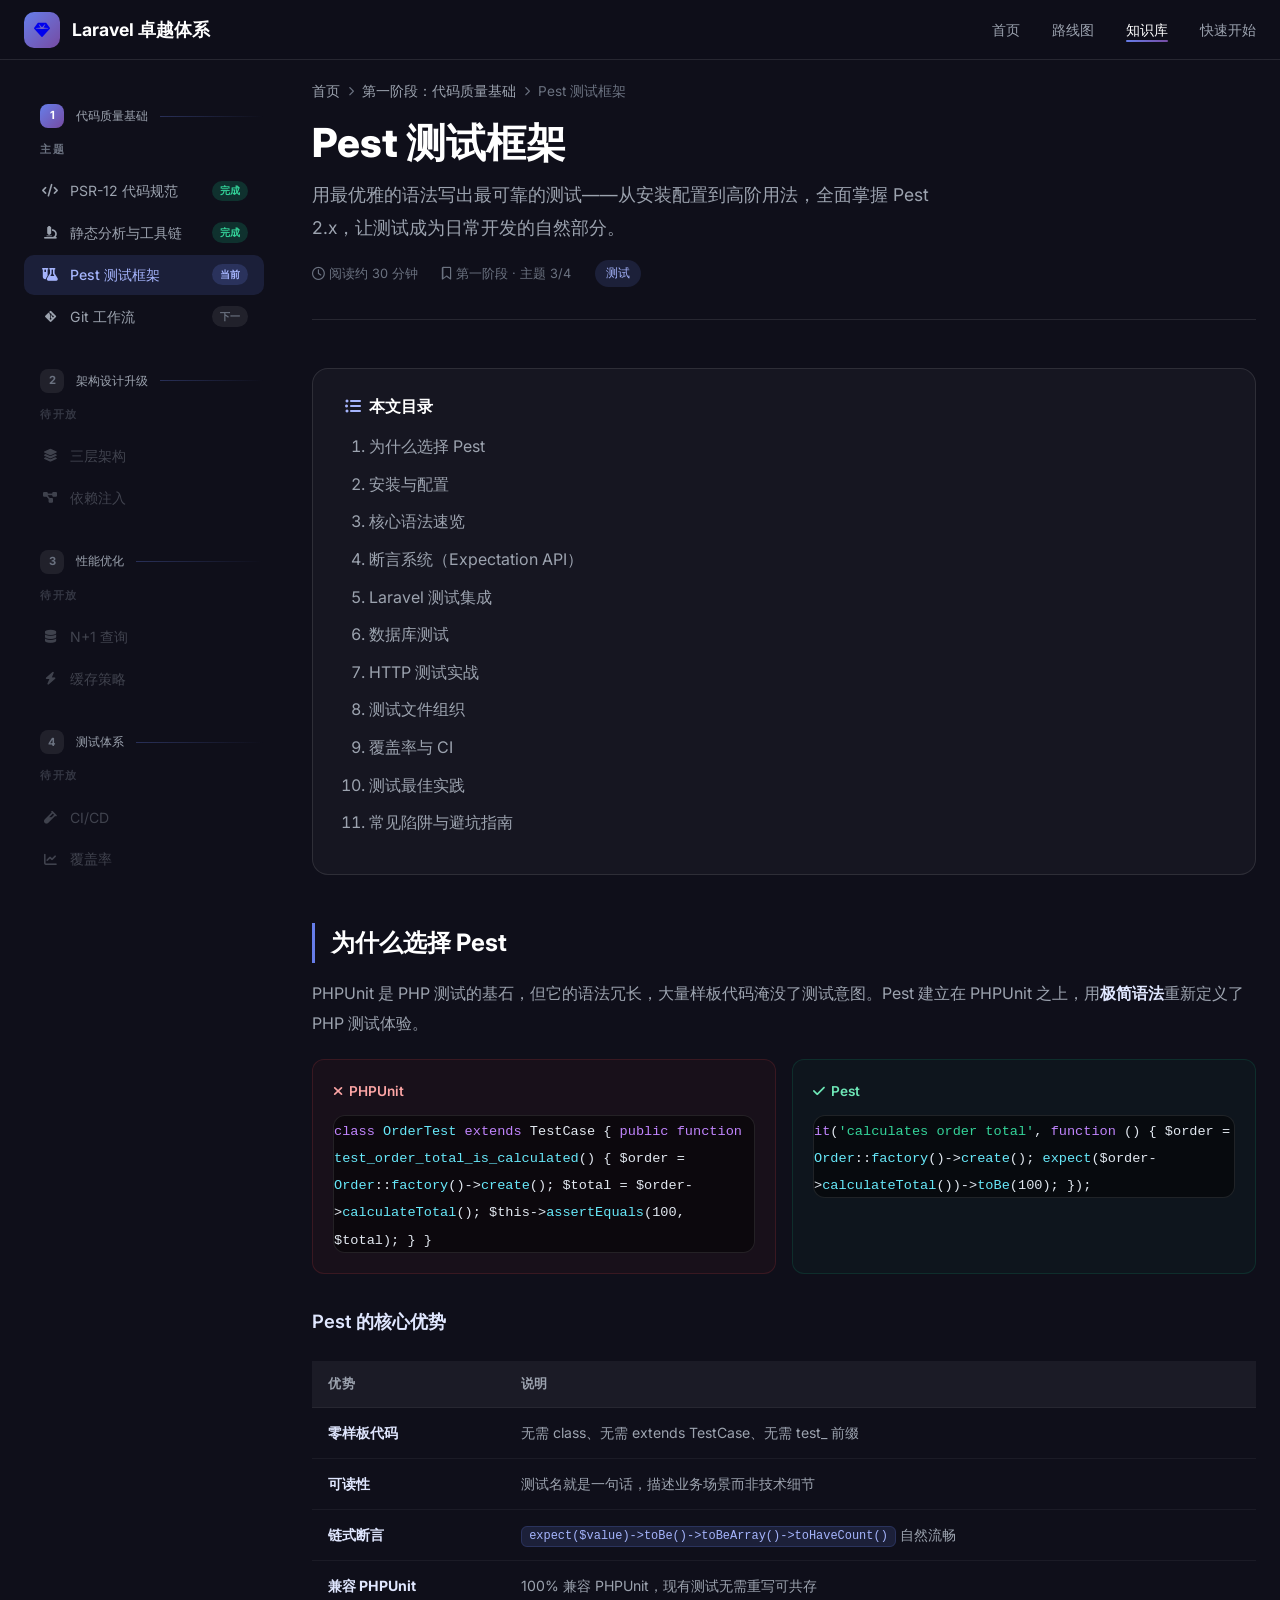
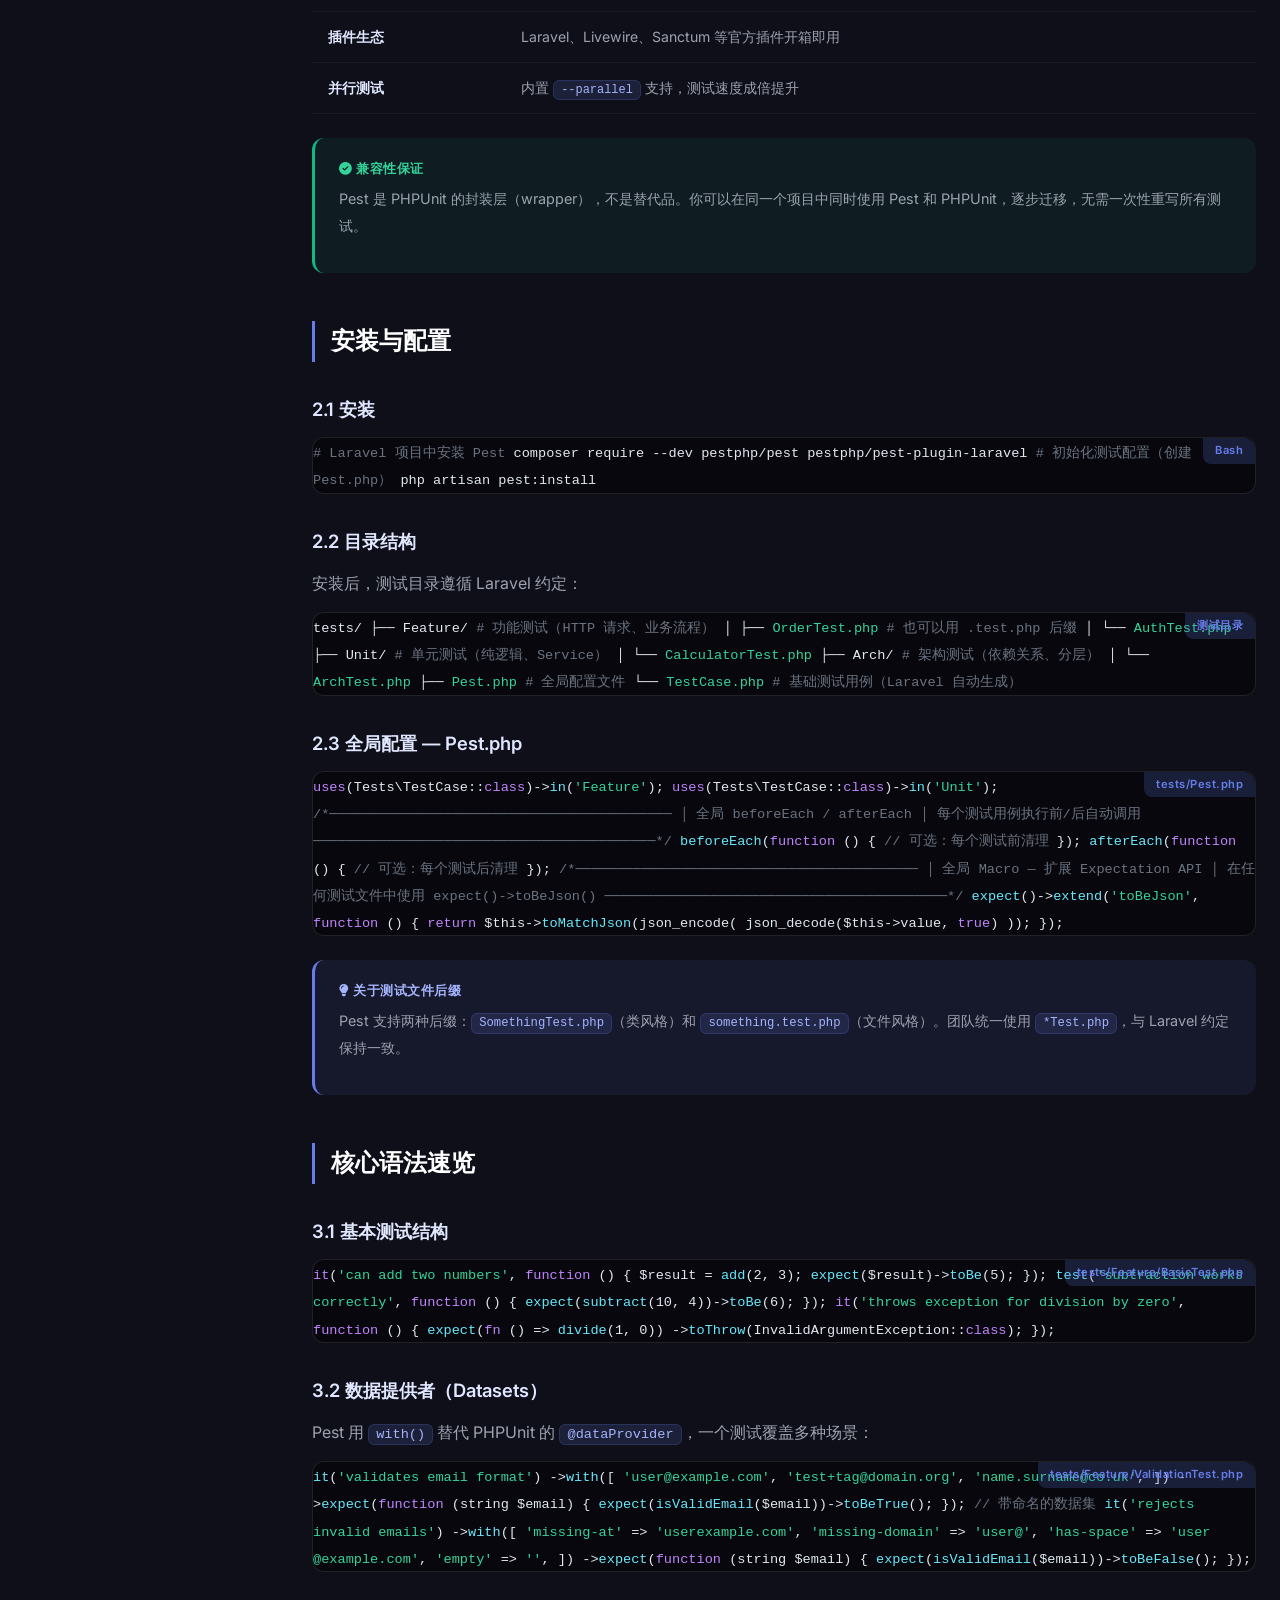
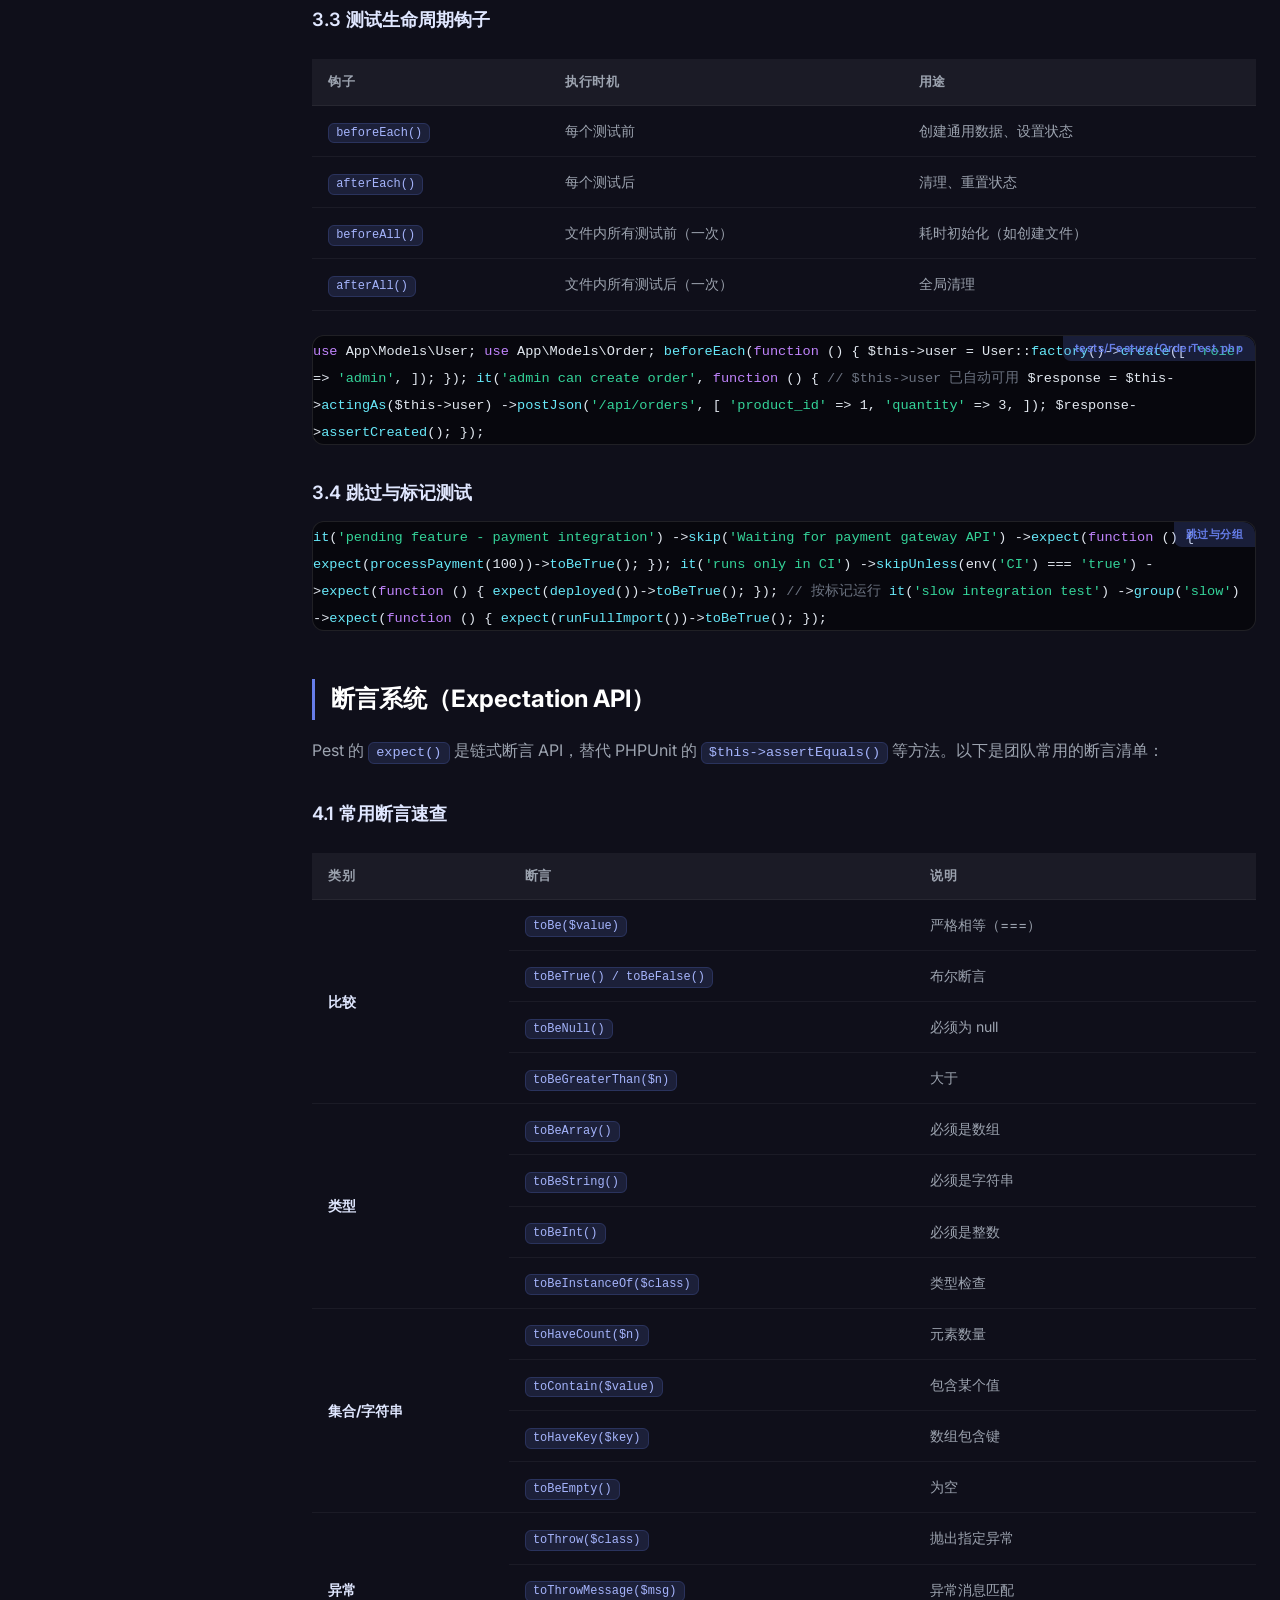
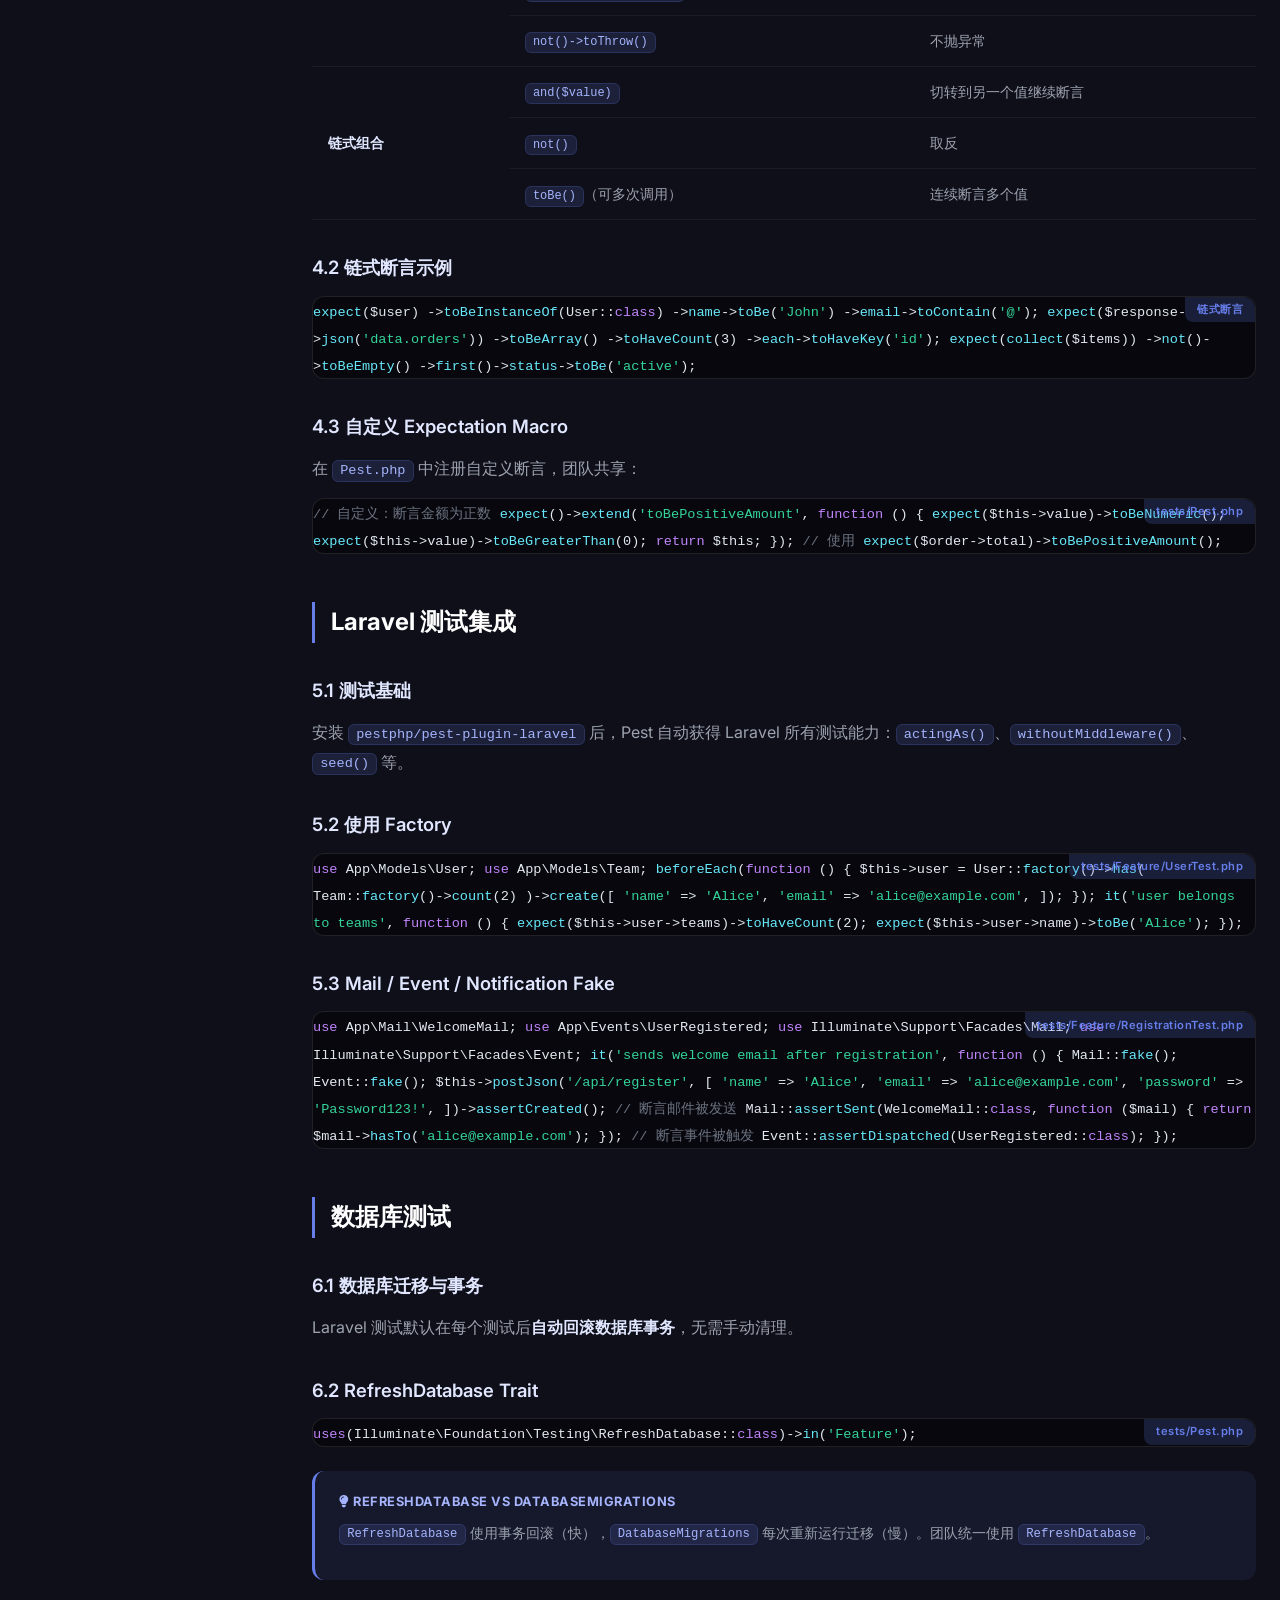
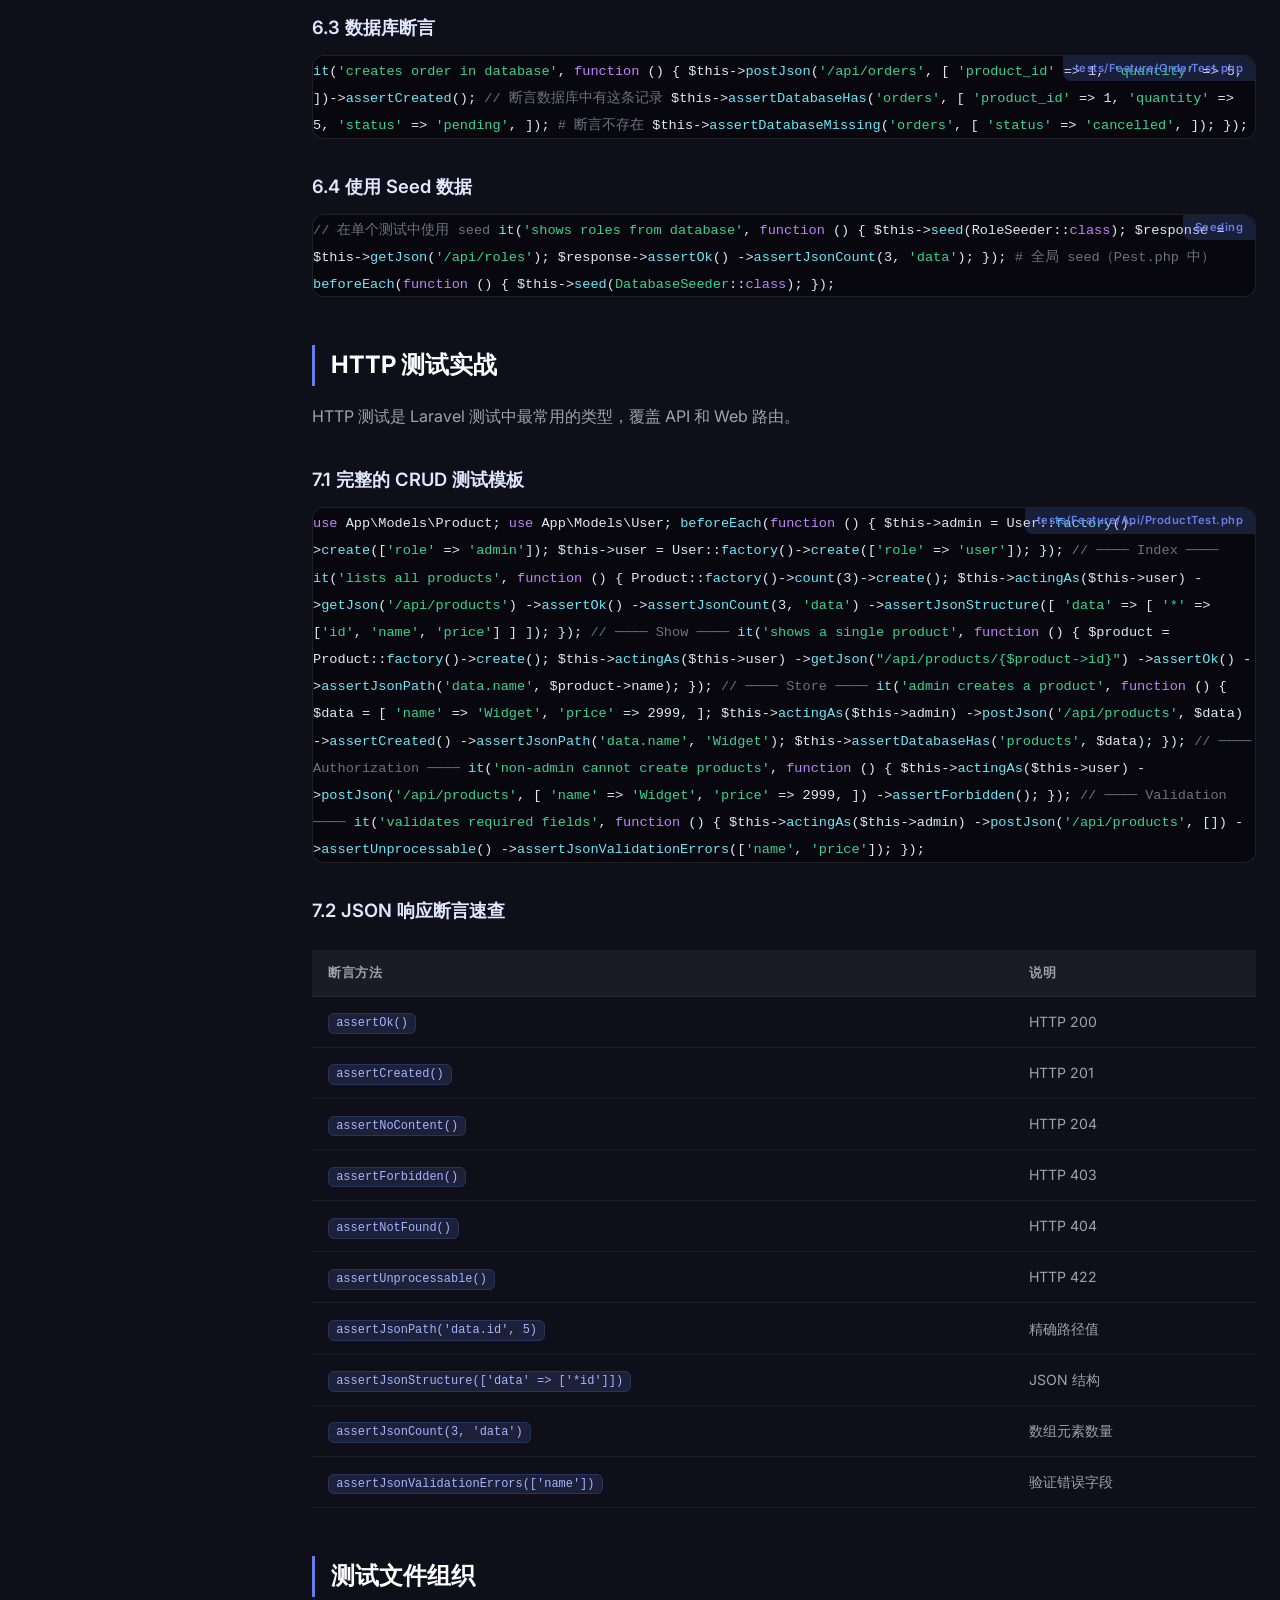
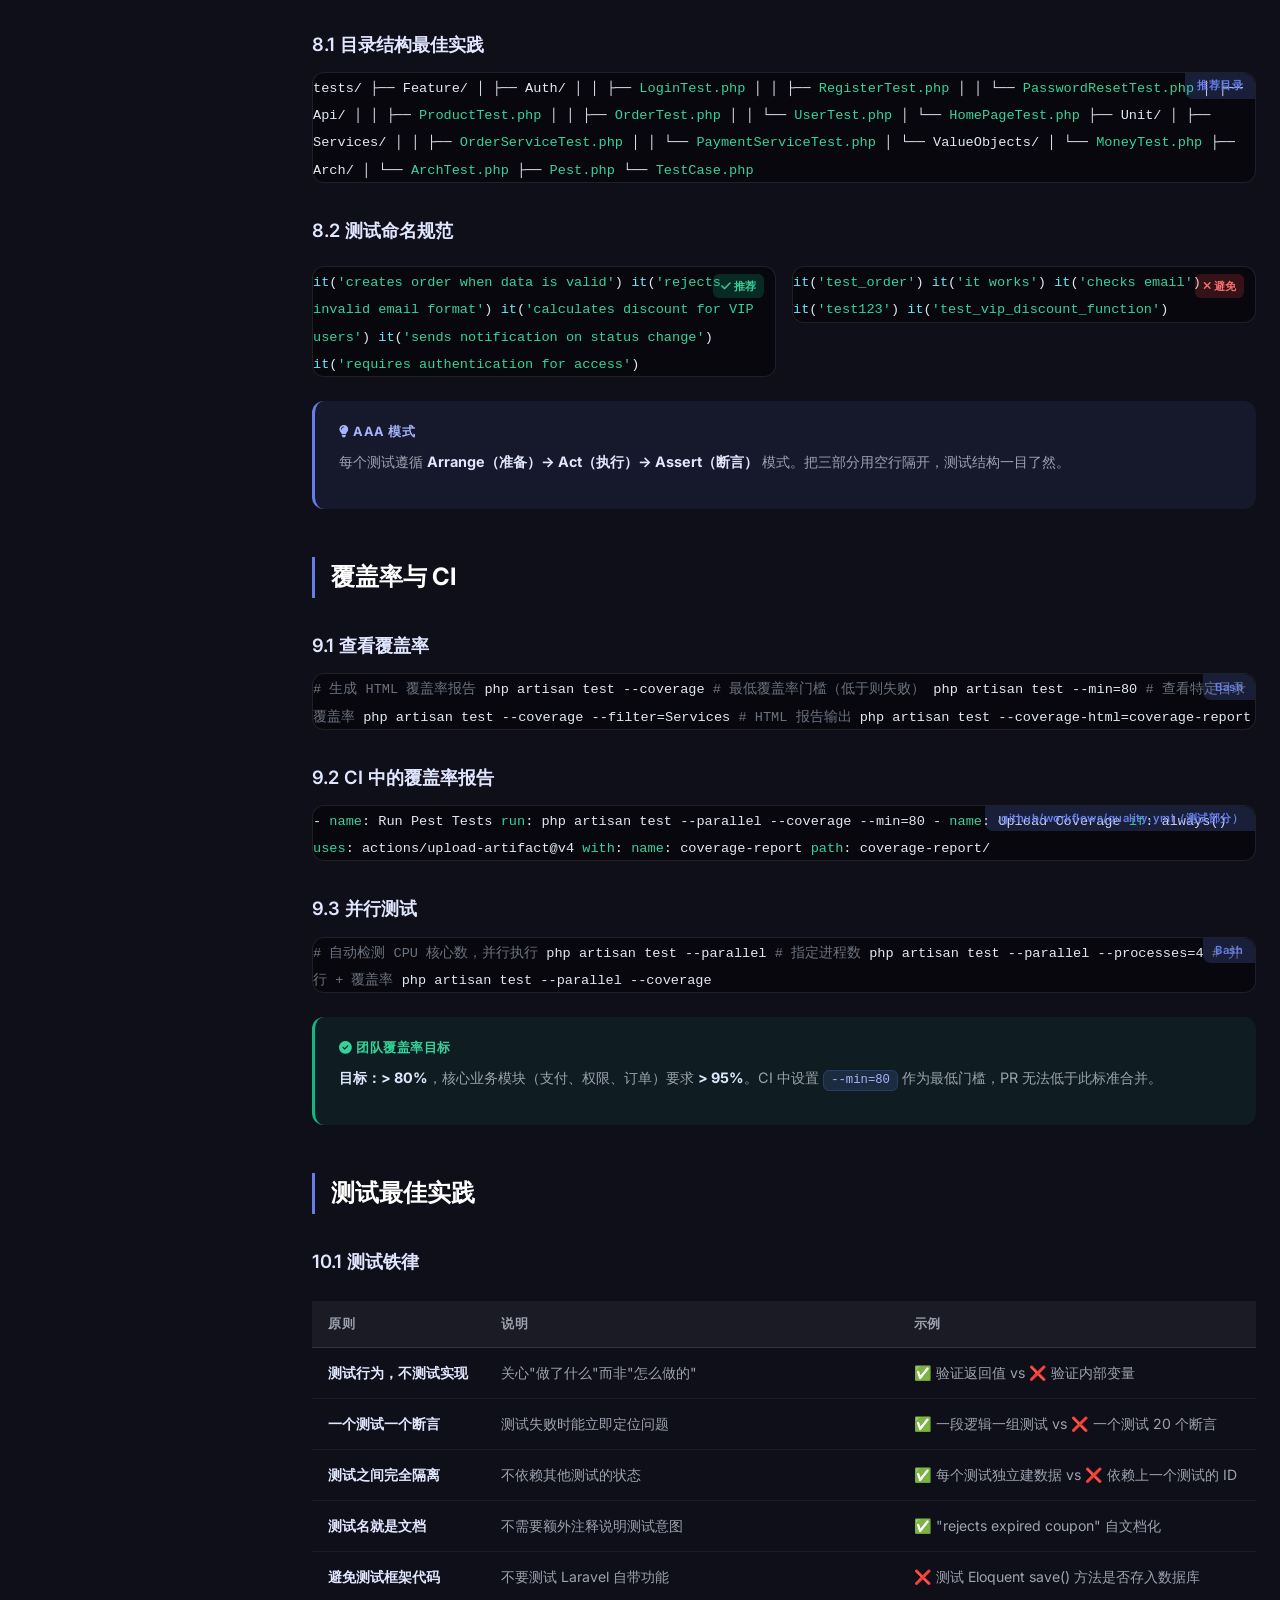
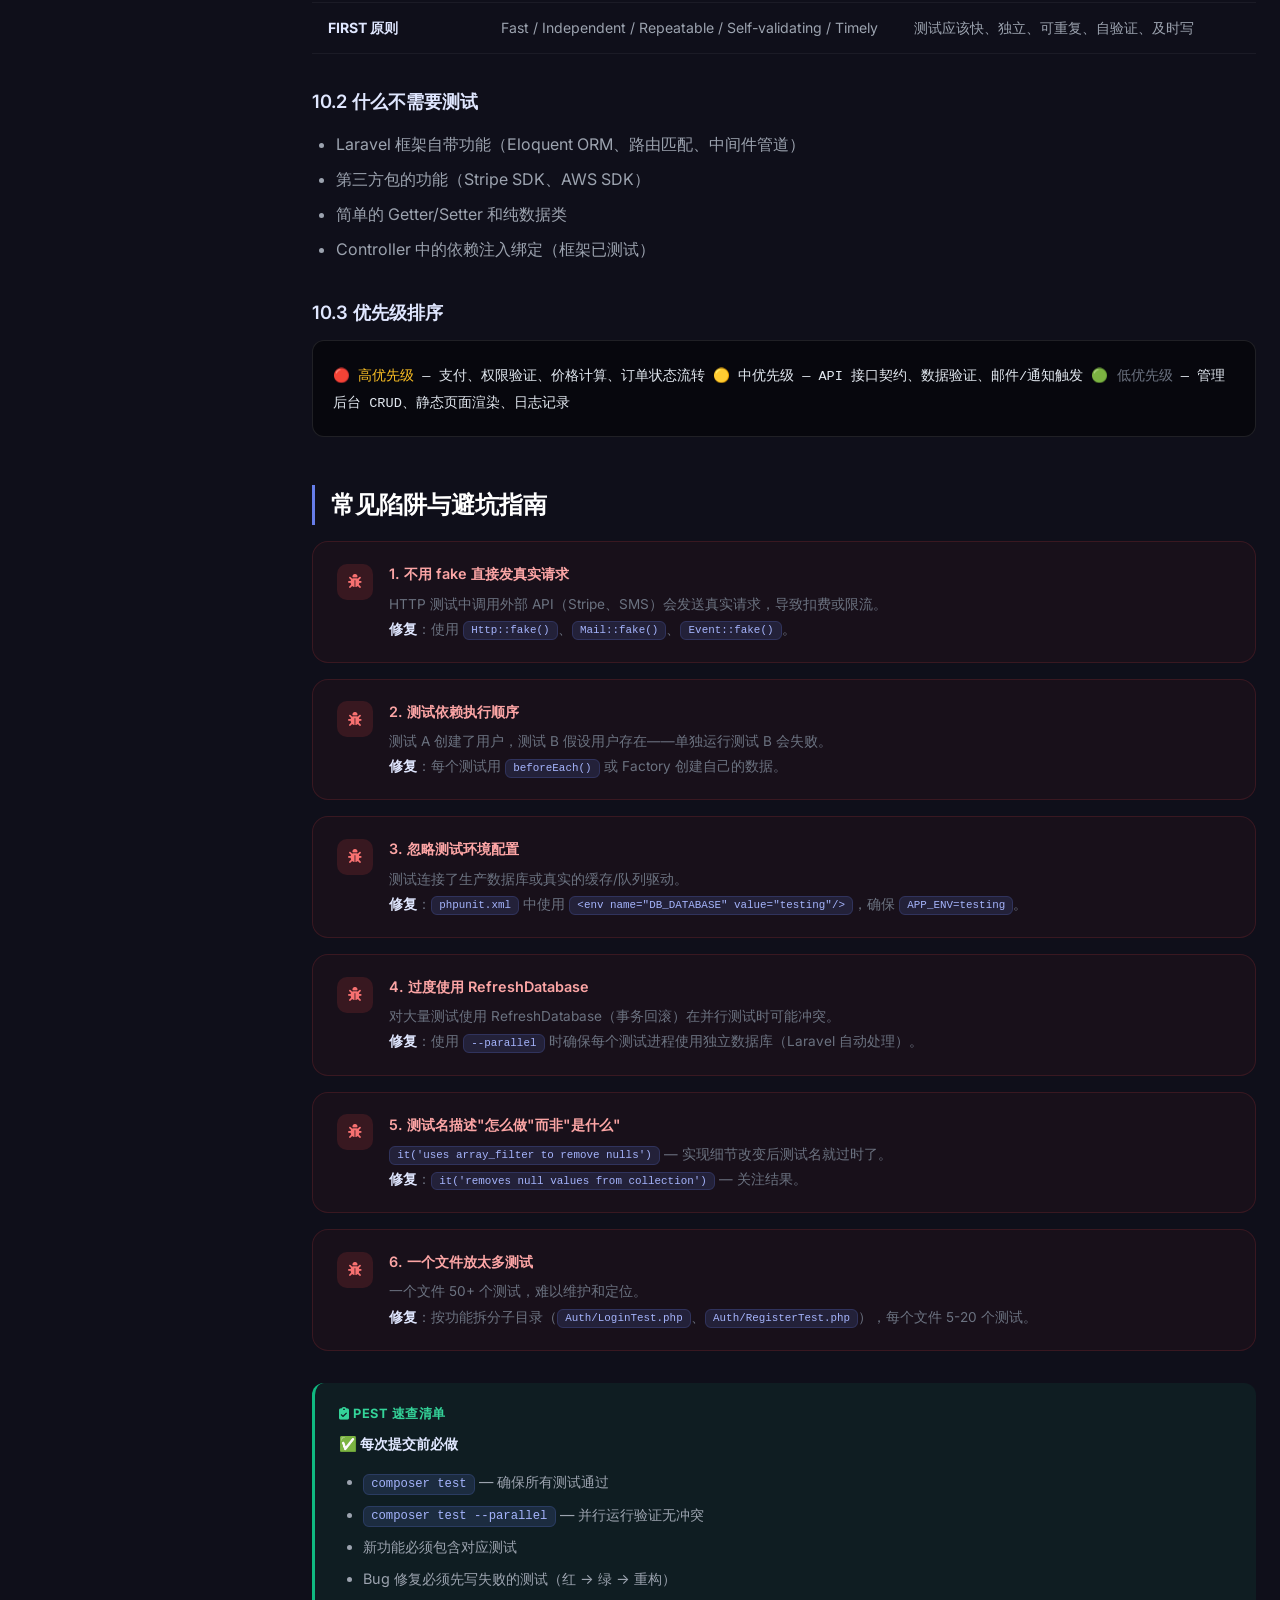
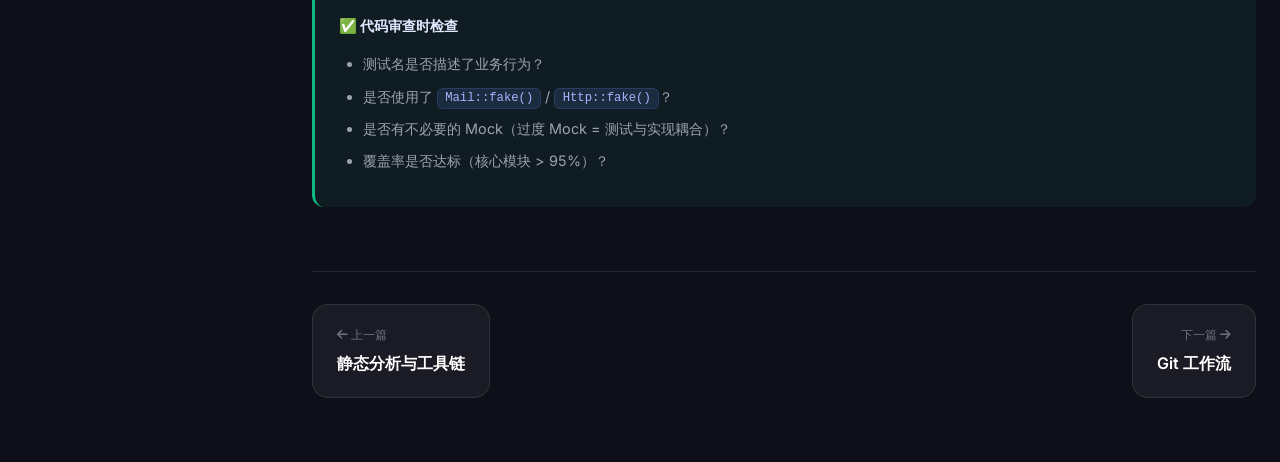
<file: pages/pest-testing.html>
<!DOCTYPE html>
<html lang="zh-CN">
<head>
    <meta charset="UTF-8">
    <meta name="viewport" content="width=device-width, initial-scale=1.0">
    <title>Pest 测试框架 — Laravel 卓越体系</title>
    <link href="https://fonts.googleapis.com/css2?family=Inter:wght@300;400;500;600;700;800&display=swap" rel="stylesheet">
    <link rel="stylesheet" href="https://cdnjs.cloudflare.com/ajax/libs/font-awesome/6.5.0/css/all.min.css">
    <link rel="stylesheet" href="../css/styles.css">
    <style>
        p code, li code, td code { font-family: var(--font-mono); font-size: 0.85em; background: rgba(102, 126, 234, 0.15); color: #a5b4fc; padding: 0.15rem 0.45rem; border-radius: 6px; border: 1px solid rgba(102, 126, 234, 0.2); }
        .content p, .content li, .content td { line-height: 1.85; }
        .content ul, .content ol { padding-left: 1.5rem; margin: 0.75rem 0; }
        .content ul { list-style: disc; }
        .content ol { list-style: decimal; }
        .content li { margin-bottom: 0.35rem; color: var(--text-secondary); }
        .content p { color: var(--text-secondary); margin-bottom: 0.85rem; }
        .dual-code { display: grid; grid-template-columns: 1fr 1fr; gap: 1rem; margin: 1.25rem 0; }
        .dual-code > div { position: relative; }
        .dual-code .good-label { position: absolute; top: 0.5rem; right: 0.75rem; font-size: 0.7rem; font-weight: 700; padding: 0.15rem 0.5rem; border-radius: 6px; z-index: 2; }
        .dual-code .good-label.green { background: rgba(16,185,129,0.2); color: #34d399; }
        .dual-code .good-label.red { background: rgba(239,68,68,0.2); color: #f87171; }
        @media (max-width: 768px) { .dual-code { grid-template-columns: 1fr; } }
        .toc-box { background: rgba(255,255,255,0.03); border: 1px solid var(--border-glass); border-radius: 16px; padding: 1.5rem 2rem; margin-bottom: 2.5rem; }
        .toc-box ol { list-style: decimal; padding-left: 1.5rem; }
        .toc-box li { margin-bottom: 0.5rem; }
        .toc-box a { color: var(--text-secondary); text-decoration: none; transition: color 0.2s; }
        .toc-box a:hover { color: #a5b4fc; }
        .compare-card { background: var(--bg-card); border: 1px solid var(--border-glass); border-radius: 16px; padding: 1.5rem; margin-bottom: 1rem; }
        .compare-card h4 { font-size: 0.95rem; font-weight: 600; margin-bottom: 0.75rem; display: flex; align-items: center; gap: 0.5rem; }
        .compare-grid { display: grid; grid-template-columns: 1fr 1fr; gap: 1rem; margin: 1.25rem 0; }
        @media (max-width: 768px) { .compare-grid { grid-template-columns: 1fr; } }
        .compare-grid .col { border-radius: 12px; padding: 1.25rem; border: 1px solid var(--border-glass); }
        .compare-grid .col h5 { font-size: 0.85rem; font-weight: 600; margin-bottom: 0.75rem; }
        .pitfall-card { display: grid; grid-template-columns: auto 1fr; gap: 1rem; padding: 1.25rem 1.5rem; background: rgba(239,68,68,0.04); border: 1px solid rgba(239,68,68,0.15); border-radius: 16px; margin-bottom: 1rem; }
        .pitfall-card .pitfall-icon { width: 36px; height: 36px; border-radius: 10px; display: flex; align-items: center; justify-content: center; font-size: 0.85rem; background: rgba(239,68,68,0.15); color: #f87171; flex-shrink: 0; margin-top: 0.1rem; }
        .pitfall-card h5 { font-size: 0.9rem; font-weight: 600; color: #fca5a5; margin-bottom: 0.3rem; }
        .pitfall-card p { font-size: 0.85rem; color: var(--text-muted); margin: 0; }
        .pitfall-card code { font-size: 0.8em; }
    </style>
</head>
<body>
    <!-- 导航栏 -->
    <nav class="site-nav">
        <div class="nav-inner">
            <a href="../index.html" class="nav-brand">
                <div class="brand-icon"><i class="fas fa-gem text-white text-sm"></i></div>
                <span>Laravel 卓越体系</span>
            </a>
            <ul class="nav-links">
                <li><a href="../index.html">首页</a></li>
                <li><a href="../index.html#roadmap">路线图</a></li>
                <li><a href="../index.html#phases" class="active">知识库</a></li>
                <li><a href="../index.html#getting-started">快速开始</a></li>
            </ul>
            <button class="mobile-menu-btn" onclick="toggleMobileMenu()"><i class="fas fa-bars"></i></button>
        </div>
    </nav>

    <div class="page-layout">
        <!-- 侧边栏 -->
        <aside class="sidebar">
            <div class="phase-divider">
                <span class="phase-num" style="background:linear-gradient(135deg,#667eea,#764ba2);color:#fff">1</span>
                <span class="phase-label">代码质量基础</span>
                <span class="phase-line"></span>
            </div>
            <h4>主题</h4>
            <ul class="sidebar-nav">
                <li><a href="psr12-code-standards.html">
                    <span class="nav-icon"><i class="fas fa-code"></i></span>PSR-12 代码规范
                    <span class="nav-badge done">完成</span>
                </a></li>
                <li><a href="dev-toolchain.html">
                    <span class="nav-icon"><i class="fas fa-microscope"></i></span>静态分析与工具链
                    <span class="nav-badge done">完成</span>
                </a></li>
                <li><a href="pest-testing.html" class="active">
                    <span class="nav-icon"><i class="fas fa-flask-vial"></i></span>Pest 测试框架
                    <span class="nav-badge current">当前</span>
                </a></li>
                <li><a href="git-workflow.html">
                    <span class="nav-icon"><i class="fab fa-git-alt"></i></span>Git 工作流
                    <span class="nav-badge upcoming">下一</span>
                </a></li>
            </ul>

            <div class="phase-divider">
                <span class="phase-num" style="background:rgba(255,255,255,0.08);color:var(--text-muted)">2</span>
                <span class="phase-label">架构设计升级</span>
                <span class="phase-line"></span>
            </div>
            <h4 style="opacity:0.4">待开放</h4>
            <ul class="sidebar-nav" style="opacity:0.35;pointer-events:none">
                <li><a href="#"><span class="nav-icon"><i class="fas fa-layer-group"></i></span>三层架构</a></li>
                <li><a href="#"><span class="nav-icon"><i class="fas fa-diagram-project"></i></span>依赖注入</a></li>
            </ul>

            <div class="phase-divider">
                <span class="phase-num" style="background:rgba(255,255,255,0.08);color:var(--text-muted)">3</span>
                <span class="phase-label">性能优化</span>
                <span class="phase-line"></span>
            </div>
            <h4 style="opacity:0.4">待开放</h4>
            <ul class="sidebar-nav" style="opacity:0.35;pointer-events:none">
                <li><a href="#"><span class="nav-icon"><i class="fas fa-database"></i></span>N+1 查询</a></li>
                <li><a href="#"><span class="nav-icon"><i class="fas fa-bolt"></i></span>缓存策略</a></li>
            </ul>

            <div class="phase-divider">
                <span class="phase-num" style="background:rgba(255,255,255,0.08);color:var(--text-muted)">4</span>
                <span class="phase-label">测试体系</span>
                <span class="phase-line"></span>
            </div>
            <h4 style="opacity:0.4">待开放</h4>
            <ul class="sidebar-nav" style="opacity:0.35;pointer-events:none">
                <li><a href="#"><span class="nav-icon"><i class="fas fa-vial"></i></span>CI/CD</a></li>
                <li><a href="#"><span class="nav-icon"><i class="fas fa-chart-line"></i></span>覆盖率</a></li>
            </ul>
        </aside>

        <!-- 正文 -->
        <main class="content">
            <!-- 文章头部 -->
            <div class="page-header">
                <div class="breadcrumb">
                    <a href="../index.html">首页</a>
                    <i class="fas fa-chevron-right" style="font-size:0.6rem"></i>
                    <a href="../index.html#phases">第一阶段：代码质量基础</a>
                    <i class="fas fa-chevron-right" style="font-size:0.6rem"></i>
                    <span>Pest 测试框架</span>
                </div>
                <h1>Pest 测试框架</h1>
                <p class="page-desc">用最优雅的语法写出最可靠的测试——从安装配置到高阶用法，全面掌握 Pest 2.x，让测试成为日常开发的自然部分。</p>
                <div class="page-meta">
                    <span><i class="far fa-clock"></i> 阅读约 30 分钟</span>
                    <span><i class="far fa-bookmark"></i> 第一阶段 · 主题 3/4</span>
                    <span class="tag tag-indigo">测试</span>
                </div>
            </div>

            <!-- 目录 -->
            <div class="toc-box">
                <h3 style="font-size:1rem;font-weight:600;margin-bottom:0.75rem"><i class="fas fa-list-ul" style="color:#a5b4fc;margin-right:0.5rem"></i>本文目录</h3>
                <ol>
                    <li><a href="#why-pest">为什么选择 Pest</a></li>
                    <li><a href="#install">安装与配置</a></li>
                    <li><a href="#basics">核心语法速览</a></li>
                    <li><a href="#expectations">断言系统（Expectation API）</a></li>
                    <li><a href="#laravel-testing">Laravel 测试集成</a></li>
                    <li><a href="#database">数据库测试</a></li>
                    <li><a href="#http">HTTP 测试实战</a></li>
                    <li><a href="#organization">测试文件组织</a></li>
                    <li><a href="#coverage">覆盖率与 CI</a></li>
                    <li><a href="#best-practices">测试最佳实践</a></li>
                    <li><a href="#pitfalls">常见陷阱与避坑指南</a></li>
                </ol>
            </div>

            <!-- ====== Section 1 ====== -->
            <h2 class="section-title" id="why-pest">为什么选择 Pest</h2>
            <p>PHPUnit 是 PHP 测试的基石，但它的语法冗长，大量样板代码淹没了测试意图。Pest 建立在 PHPUnit 之上，用<strong style="color:#e0e7ff">极简语法</strong>重新定义了 PHP 测试体验。</p>

            <div class="compare-grid">
                <div class="col" style="background:rgba(239,68,68,0.04);border-color:rgba(239,68,68,0.15)">
                    <h5 style="color:#fca5a5"><i class="fas fa-xmark" style="margin-right:0.4rem"></i>PHPUnit</h5>
                    <div class="code-block p-4"><code><span style="color:#c084fc">class</span> <span style="color:#67e8f9">OrderTest</span> <span style="color:#c084fc">extends</span> TestCase
{
    <span style="color:#c084fc">public function</span> <span style="color:#67e8f9">test_order_total_is_calculated</span>()
    {
        $order = <span style="color:#67e8f9">Order</span>::<span style="color:#67e8f9">factory</span>()-><span style="color:#67e8f9">create</span>();
        $total = $order-><span style="color:#67e8f9">calculateTotal</span>();

        $this-><span style="color:#67e8f9">assertEquals</span>(100, $total);
    }
}</code></div>
                </div>
                <div class="col" style="background:rgba(16,185,129,0.04);border-color:rgba(16,185,129,0.15)">
                    <h5 style="color:#6ee7b7"><i class="fas fa-check" style="margin-right:0.4rem"></i>Pest</h5>
                    <div class="code-block p-4"><code><span style="color:#c084fc">it</span>(<span style="color:#34d399">'calculates order total'</span>, <span style="color:#c084fc">function</span> () {
    $order = <span style="color:#67e8f9">Order</span>::<span style="color:#67e8f9">factory</span>()-><span style="color:#67e8f9">create</span>();
    <span style="color:#67e8f9">expect</span>($order-><span style="color:#67e8f9">calculateTotal</span>())-><span style="color:#67e8f9">toBe</span>(100);
});</code></div>
                </div>
            </div>

            <h3 class="subsection-title">Pest 的核心优势</h3>
            <table class="comparison-table">
                <thead><tr><th>优势</th><th>说明</th></tr></thead>
                <tbody>
                    <tr><td><strong style="color:#e0e7ff">零样板代码</strong></td><td>无需 class、无需 extends TestCase、无需 test_ 前缀</td></tr>
                    <tr><td><strong style="color:#e0e7ff">可读性</strong></td><td>测试名就是一句话，描述业务场景而非技术细节</td></tr>
                    <tr><td><strong style="color:#e0e7ff">链式断言</strong></td><td><code>expect($value)->toBe()->toBeArray()->toHaveCount()</code> 自然流畅</td></tr>
                    <tr><td><strong style="color:#e0e7ff">兼容 PHPUnit</strong></td><td>100% 兼容 PHPUnit，现有测试无需重写可共存</td></tr>
                    <tr><td><strong style="color:#e0e7ff">插件生态</strong></td><td>Laravel、Livewire、Sanctum 等官方插件开箱即用</td></tr>
                    <tr><td><strong style="color:#e0e7ff">并行测试</strong></td><td>内置 <code>--parallel</code> 支持，测试速度成倍提升</td></tr>
                </tbody>
            </table>

            <div class="tip-card good">
                <div class="tip-label"><i class="fas fa-check-circle"></i> 兼容性保证</div>
                <p>Pest 是 PHPUnit 的封装层（wrapper），不是替代品。你可以在同一个项目中同时使用 Pest 和 PHPUnit，逐步迁移，无需一次性重写所有测试。</p>
            </div>

            <!-- ====== Section 2 ====== -->
            <h2 class="section-title" id="install">安装与配置</h2>

            <h3 class="subsection-title">2.1 安装</h3>
            <div class="code-block p-4"><span class="code-label">Bash</span><code><span style="color:#6b7280"># Laravel 项目中安装 Pest</span>
composer require --dev pestphp/pest pestphp/pest-plugin-laravel

<span style="color:#6b7280"># 初始化测试配置（创建 Pest.php）</span>
php artisan pest:install</code></div>

            <h3 class="subsection-title">2.2 目录结构</h3>
            <p>安装后，测试目录遵循 Laravel 约定：</p>
            <div class="code-block p-4"><span class="code-label">测试目录</span><code>tests/
├── Feature/           <span style="color:#6b7280"># 功能测试（HTTP 请求、业务流程）</span>
│   ├── <span style="color:#34d399">OrderTest.php</span>    <span style="color:#6b7280"># 也可以用 .test.php 后缀</span>
│   └── <span style="color:#34d399">AuthTest.php</span>
├── Unit/              <span style="color:#6b7280"># 单元测试（纯逻辑、Service）</span>
│   └── <span style="color:#34d399">CalculatorTest.php</span>
├── Arch/              <span style="color:#6b7280"># 架构测试（依赖关系、分层）</span>
│   └── <span style="color:#34d399">ArchTest.php</span>
├── <span style="color:#34d399">Pest.php</span>          <span style="color:#6b7280"># 全局配置文件</span>
└── <span style="color:#34d399">TestCase.php</span>      <span style="color:#6b7280"># 基础测试用例（Laravel 自动生成）</span></code></div>

            <h3 class="subsection-title">2.3 全局配置 — Pest.php</h3>
            <div class="code-block p-4"><span class="code-label">tests/Pest.php</span><code><span style="color:#c084fc">uses</span>(Tests\TestCase::<span style="color:#c084fc">class</span>)-><span style="color:#67e8f9">in</span>(<span style="color:#34d399">'Feature'</span>);
<span style="color:#c084fc">uses</span>(Tests\TestCase::<span style="color:#c084fc">class</span>)-><span style="color:#67e8f9">in</span>(<span style="color:#34d399">'Unit'</span>);

<span style="color:#6b7280">/*──────────────────────────────────────────
 │  全局 beforeEach / afterEach
 │  每个测试用例执行前/后自动调用
 ──────────────────────────────────────────*/</span>

<span style="color:#67e8f9">beforeEach</span>(<span style="color:#c084fc">function</span> () {
    <span style="color:#6b7280">// 可选：每个测试前清理</span>
});

<span style="color:#67e8f9">afterEach</span>(<span style="color:#c084fc">function</span> () {
    <span style="color:#6b7280">// 可选：每个测试后清理</span>
});

<span style="color:#6b7280">/*──────────────────────────────────────────
 │  全局 Macro — 扩展 Expectation API
 │  在任何测试文件中使用 expect()->toBeJson()
 ──────────────────────────────────────────*/</span>

<span style="color:#67e8f9">expect</span>()-><span style="color:#67e8f9">extend</span>(<span style="color:#34d399">'toBeJson'</span>, <span style="color:#c084fc">function</span> () {
    <span style="color:#c084fc">return</span> $this-><span style="color:#67e8f9">toMatchJson</span>(json_encode(
        json_decode($this->value, <span style="color:#c084fc">true</span>)
    ));
});</code></div>

            <div class="tip-card tip">
                <div class="tip-label"><i class="fas fa-lightbulb"></i> 关于测试文件后缀</div>
                <p>Pest 支持两种后缀：<code>SomethingTest.php</code>（类风格）和 <code>something.test.php</code>（文件风格）。团队统一使用 <code>*Test.php</code>，与 Laravel 约定保持一致。</p>
            </div>

            <!-- ====== Section 3 ====== -->
            <h2 class="section-title" id="basics">核心语法速览</h2>

            <h3 class="subsection-title">3.1 基本测试结构</h3>
            <div class="code-block p-4"><span class="code-label">tests/Feature/BasicTest.php</span><code><span style="color:#c084fc">it</span>(<span style="color:#34d399">'can add two numbers'</span>, <span style="color:#c084fc">function</span> () {
    $result = <span style="color:#67e8f9">add</span>(2, 3);

    <span style="color:#67e8f9">expect</span>($result)-><span style="color:#67e8f9">toBe</span>(5);
});

<span style="color:#67e8f9">test</span>(<span style="color:#34d399">'subtraction works correctly'</span>, <span style="color:#c084fc">function</span> () {
    <span style="color:#67e8f9">expect</span>(<span style="color:#67e8f9">subtract</span>(10, 4))-><span style="color:#67e8f9">toBe</span>(6);
});

<span style="color:#c084fc">it</span>(<span style="color:#34d399">'throws exception for division by zero'</span>, <span style="color:#c084fc">function</span> () {
    <span style="color:#67e8f9">expect</span>(<span style="color:#c084fc">fn</span> () => <span style="color:#67e8f9">divide</span>(1, 0))
        -><span style="color:#67e8f9">toThrow</span>(InvalidArgumentException::<span style="color:#c084fc">class</span>);
});</code></div>

            <h3 class="subsection-title">3.2 数据提供者（Datasets）</h3>
            <p>Pest 用 <code>with()</code> 替代 PHPUnit 的 <code>@dataProvider</code>，一个测试覆盖多种场景：</p>
            <div class="code-block p-4"><span class="code-label">tests/Feature/ValidationTest.php</span><code><span style="color:#67e8f9">it</span>(<span style="color:#34d399">'validates email format'</span>)
    -><span style="color:#67e8f9">with</span>([
        <span style="color:#34d399">'user@example.com'</span>,
        <span style="color:#34d399">'test+tag@domain.org'</span>,
        <span style="color:#34d399">'name.surname@co.uk'</span>,
    ])
    -><span style="color:#67e8f9">expect</span>(<span style="color:#c084fc">function</span> (<span style="color:#a78bafa">string</span> $email) {
        <span style="color:#67e8f9">expect</span>(<span style="color:#67e8f9">isValidEmail</span>($email))-><span style="color:#67e8f9">toBeTrue</span>();
    });

<span style="color:#6b7280">// 带命名的数据集</span>
<span style="color:#67e8f9">it</span>(<span style="color:#34d399">'rejects invalid emails'</span>)
    -><span style="color:#67e8f9">with</span>([
        <span style="color:#34d399">'missing-at'   </span> => <span style="color:#34d399">'userexample.com'</span>,
        <span style="color:#34d399">'missing-domain'</span> => <span style="color:#34d399">'user@'</span>,
        <span style="color:#34d399">'has-space'     </span> => <span style="color:#34d399">'user @example.com'</span>,
        <span style="color:#34d399">'empty'        </span> => <span style="color:#34d399">''</span>,
    ])
    -><span style="color:#67e8f9">expect</span>(<span style="color:#c084fc">function</span> (<span style="color:#a78bafa">string</span> $email) {
        <span style="color:#67e8f9">expect</span>(<span style="color:#67e8f9">isValidEmail</span>($email))-><span style="color:#67e8f9">toBeFalse</span>();
    });</code></div>

            <h3 class="subsection-title">3.3 测试生命周期钩子</h3>
            <table class="comparison-table">
                <thead><tr><th>钩子</th><th>执行时机</th><th>用途</th></tr></thead>
                <tbody>
                    <tr><td><code>beforeEach()</code></td><td>每个测试前</td><td>创建通用数据、设置状态</td></tr>
                    <tr><td><code>afterEach()</code></td><td>每个测试后</td><td>清理、重置状态</td></tr>
                    <tr><td><code>beforeAll()</code></td><td>文件内所有测试前（一次）</td><td>耗时初始化（如创建文件）</td></tr>
                    <tr><td><code>afterAll()</code></td><td>文件内所有测试后（一次）</td><td>全局清理</td></tr>
                </tbody>
            </table>

            <div class="code-block p-4"><span class="code-label">tests/Feature/OrderTest.php</span><code><span style="color:#c084fc">use</span> App\Models\User;
<span style="color:#c084fc">use</span> App\Models\Order;

<span style="color:#67e8f9">beforeEach</span>(<span style="color:#c084fc">function</span> () {
    $this->user = User::<span style="color:#67e8f9">factory</span>()-><span style="color:#67e8f9">create</span>([
        <span style="color:#34d399">'role'</span> => <span style="color:#34d399">'admin'</span>,
    ]);
});

<span style="color:#67e8f9">it</span>(<span style="color:#34d399">'admin can create order'</span>, <span style="color:#c084fc">function</span> () {
    <span style="color:#6b7280">// $this->user 已自动可用</span>
    $response = $this-><span style="color:#67e8f9">actingAs</span>($this->user)
        -><span style="color:#67e8f9">postJson</span>(<span style="color:#34d399">'/api/orders'</span>, [
            <span style="color:#34d399">'product_id'</span> => 1,
            <span style="color:#34d399">'quantity'</span>   => 3,
        ]);

    $response-><span style="color:#67e8f9">assertCreated</span>();
});</code></div>

            <h3 class="subsection-title">3.4 跳过与标记测试</h3>
            <div class="code-block p-4"><span class="code-label">跳过与分组</span><code><span style="color:#67e8f9">it</span>(<span style="color:#34d399">'pending feature - payment integration'</span>)
    -><span style="color:#67e8f9">skip</span>(<span style="color:#34d399">'Waiting for payment gateway API'</span>)
    -><span style="color:#67e8f9">expect</span>(<span style="color:#c084fc">function</span> () {
        <span style="color:#67e8f9">expect</span>(<span style="color:#67e8f9">processPayment</span>(100))-><span style="color:#67e8f9">toBeTrue</span>();
    });

<span style="color:#67e8f9">it</span>(<span style="color:#34d399">'runs only in CI'</span>)
    -><span style="color:#67e8f9">skipUnless</span>(env(<span style="color:#34d399">'CI'</span>) === <span style="color:#34d399">'true'</span>)
    -><span style="color:#67e8f9">expect</span>(<span style="color:#c084fc">function</span> () {
        <span style="color:#67e8f9">expect</span>(<span style="color:#67e8f9">deployed</span>())-><span style="color:#67e8f9">toBeTrue</span>();
    });

<span style="color:#6b7280">// 按标记运行</span>
<span style="color:#67e8f9">it</span>(<span style="color:#34d399">'slow integration test'</span>)
    -><span style="color:#67e8f9">group</span>(<span style="color:#34d399">'slow'</span>)
    -><span style="color:#67e8f9">expect</span>(<span style="color:#c084fc">function</span> () {
        <span style="color:#67e8f9">expect</span>(<span style="color:#67e8f9">runFullImport</span>())-><span style="color:#67e8f9">toBeTrue</span>();
    });</code></div>

            <!-- ====== Section 4 ====== -->
            <h2 class="section-title" id="expectations">断言系统（Expectation API）</h2>
            <p>Pest 的 <code>expect()</code> 是链式断言 API，替代 PHPUnit 的 <code>$this->assertEquals()</code> 等方法。以下是团队常用的断言清单：</p>

            <h3 class="subsection-title">4.1 常用断言速查</h3>
            <table class="comparison-table">
                <thead><tr><th>类别</th><th>断言</th><th>说明</th></tr></thead>
                <tbody>
                    <tr><td rowspan="4"><strong style="color:#e0e7ff">比较</strong></td><td><code>toBe($value)</code></td><td>严格相等（===）</td></tr>
                    <tr><td><code>toBeTrue() / toBeFalse()</code></td><td>布尔断言</td></tr>
                    <tr><td><code>toBeNull()</code></td><td>必须为 null</td></tr>
                    <tr><td><code>toBeGreaterThan($n)</code></td><td>大于</td></tr>
                    <tr><td rowspan="4"><strong style="color:#e0e7ff">类型</strong></td><td><code>toBeArray()</code></td><td>必须是数组</td></tr>
                    <tr><td><code>toBeString()</code></td><td>必须是字符串</td></tr>
                    <tr><td><code>toBeInt()</code></td><td>必须是整数</td></tr>
                    <tr><td><code>toBeInstanceOf($class)</code></td><td>类型检查</td></tr>
                    <tr><td rowspan="4"><strong style="color:#e0e7ff">集合/字符串</strong></td><td><code>toHaveCount($n)</code></td><td>元素数量</td></tr>
                    <tr><td><code>toContain($value)</code></td><td>包含某个值</td></tr>
                    <tr><td><code>toHaveKey($key)</code></td><td>数组包含键</td></tr>
                    <tr><td><code>toBeEmpty()</code></td><td>为空</td></tr>
                    <tr><td rowspan="3"><strong style="color:#e0e7ff">异常</strong></td><td><code>toThrow($class)</code></td><td>抛出指定异常</td></tr>
                    <tr><td><code>toThrowMessage($msg)</code></td><td>异常消息匹配</td></tr>
                    <tr><td><code>not()->toThrow()</code></td><td>不抛异常</td></tr>
                    <tr><td rowspan="3"><strong style="color:#e0e7ff">链式组合</strong></td><td><code>and($value)</code></td><td>切转到另一个值继续断言</td></tr>
                    <tr><td><code>not()</code></td><td>取反</td></tr>
                    <tr><td><code>toBe()</code>（可多次调用）</td><td>连续断言多个值</td></tr>
                </tbody>
            </table>

            <h3 class="subsection-title">4.2 链式断言示例</h3>
            <div class="code-block p-4"><span class="code-label">链式断言</span><code><span style="color:#67e8f9">expect</span>($user)
    -><span style="color:#67e8f9">toBeInstanceOf</span>(User::<span style="color:#c084fc">class</span>)
    -><span style="color:#67e8f9">name</span>-><span style="color:#67e8f9">toBe</span>(<span style="color:#34d399">'John'</span>)
    -><span style="color:#67e8f9">email</span>-><span style="color:#67e8f9">toContain</span>(<span style="color:#34d399">'@'</span>);

<span style="color:#67e8f9">expect</span>($response-><span style="color:#67e8f9">json</span>(<span style="color:#34d399">'data.orders'</span>))
    -><span style="color:#67e8f9">toBeArray</span>()
    -><span style="color:#67e8f9">toHaveCount</span>(3)
    -><span style="color:#67e8f9">each</span>-><span style="color:#67e8f9">toHaveKey</span>(<span style="color:#34d399">'id'</span>);

<span style="color:#67e8f9">expect</span>(<span style="color:#67e8f9">collect</span>($items))
    -><span style="color:#67e8f9">not</span>()-><span style="color:#67e8f9">toBeEmpty</span>()
    -><span style="color:#67e8f9">first</span>()-><span style="color:#67e8f9">status</span>-><span style="color:#67e8f9">toBe</span>(<span style="color:#34d399">'active'</span>);</code></div>

            <h3 class="subsection-title">4.3 自定义 Expectation Macro</h3>
            <p>在 <code>Pest.php</code> 中注册自定义断言，团队共享：</p>
            <div class="code-block p-4"><span class="code-label">tests/Pest.php</span><code><span style="color:#6b7280">// 自定义：断言金额为正数</span>
<span style="color:#67e8f9">expect</span>()-><span style="color:#67e8f9">extend</span>(<span style="color:#34d399">'toBePositiveAmount'</span>, <span style="color:#c084fc">function</span> () {
    <span style="color:#67e8f9">expect</span>($this->value)-><span style="color:#67e8f9">toBeNumeric</span>();
    <span style="color:#67e8f9">expect</span>($this->value)-><span style="color:#67e8f9">toBeGreaterThan</span>(0);

    <span style="color:#c084fc">return</span> $this;
});

<span style="color:#6b7280">// 使用</span>
<span style="color:#67e8f9">expect</span>($order->total)-><span style="color:#67e8f9">toBePositiveAmount</span>();</code></div>

            <!-- ====== Section 5 ====== -->
            <h2 class="section-title" id="laravel-testing">Laravel 测试集成</h2>

            <h3 class="subsection-title">5.1 测试基础</h3>
            <p>安装 <code>pestphp/pest-plugin-laravel</code> 后，Pest 自动获得 Laravel 所有测试能力：<code>actingAs()</code>、<code>withoutMiddleware()</code>、<code>seed()</code> 等。</p>

            <h3 class="subsection-title">5.2 使用 Factory</h3>
            <div class="code-block p-4"><span class="code-label">tests/Feature/UserTest.php</span><code><span style="color:#c084fc">use</span> App\Models\User;
<span style="color:#c084fc">use</span> App\Models\Team;

<span style="color:#67e8f9">beforeEach</span>(<span style="color:#c084fc">function</span> () {
    $this->user = User::<span style="color:#67e8f9">factory</span>()-><span style="color:#67e8f9">has</span>(
        Team::<span style="color:#67e8f9">factory</span>()-><span style="color:#67e8f9">count</span>(2)
    )-><span style="color:#67e8f9">create</span>([
        <span style="color:#34d399">'name' </span> => <span style="color:#34d399">'Alice'</span>,
        <span style="color:#34d399">'email'</span> => <span style="color:#34d399">'alice@example.com'</span>,
    ]);
});

<span style="color:#67e8f9">it</span>(<span style="color:#34d399">'user belongs to teams'</span>, <span style="color:#c084fc">function</span> () {
    <span style="color:#67e8f9">expect</span>($this->user->teams)-><span style="color:#67e8f9">toHaveCount</span>(2);
    <span style="color:#67e8f9">expect</span>($this->user->name)-><span style="color:#67e8f9">toBe</span>(<span style="color:#34d399">'Alice'</span>);
});</code></div>

            <h3 class="subsection-title">5.3 Mail / Event / Notification Fake</h3>
            <div class="code-block p-4"><span class="code-label">tests/Feature/RegistrationTest.php</span><code><span style="color:#c084fc">use</span> App\Mail\WelcomeMail;
<span style="color:#c084fc">use</span> App\Events\UserRegistered;
<span style="color:#c084fc">use</span> Illuminate\Support\Facades\Mail;
<span style="color:#c084fc">use</span> Illuminate\Support\Facades\Event;

<span style="color:#67e8f9">it</span>(<span style="color:#34d399">'sends welcome email after registration'</span>, <span style="color:#c084fc">function</span> () {
    Mail::<span style="color:#67e8f9">fake</span>();
    Event::<span style="color:#67e8f9">fake</span>();

    $this-><span style="color:#67e8f9">postJson</span>(<span style="color:#34d399">'/api/register'</span>, [
        <span style="color:#34d399">'name'</span>     => <span style="color:#34d399">'Alice'</span>,
        <span style="color:#34d399">'email'</span>    => <span style="color:#34d399">'alice@example.com'</span>,
        <span style="color:#34d399">'password'</span> => <span style="color:#34d399">'Password123!'</span>,
    ])-><span style="color:#67e8f9">assertCreated</span>();

    <span style="color:#6b7280">// 断言邮件被发送</span>
    Mail::<span style="color:#67e8f9">assertSent</span>(WelcomeMail::<span style="color:#c084fc">class</span>, <span style="color:#c084fc">function</span> ($mail) {
        <span style="color:#c084fc">return</span> $mail-><span style="color:#67e8f9">hasTo</span>(<span style="color:#34d399">'alice@example.com'</span>);
    });

    <span style="color:#6b7280">// 断言事件被触发</span>
    Event::<span style="color:#67e8f9">assertDispatched</span>(UserRegistered::<span style="color:#c084fc">class</span>);
});</code></div>

            <!-- ====== Section 6 ====== -->
            <h2 class="section-title" id="database">数据库测试</h2>

            <h3 class="subsection-title">6.1 数据库迁移与事务</h3>
            <p>Laravel 测试默认在每个测试后<strong style="color:#e0e7ff">自动回滚数据库事务</strong>，无需手动清理。</p>

            <h3 class="subsection-title">6.2 RefreshDatabase Trait</h3>
            <div class="code-block p-4"><span class="code-label">tests/Pest.php</span><code><span style="color:#c084fc">uses</span>(Illuminate\Foundation\Testing\RefreshDatabase::<span style="color:#c084fc">class</span>)-><span style="color:#67e8f9">in</span>(<span style="color:#34d399">'Feature'</span>);</code></div>

            <div class="tip-card tip">
                <div class="tip-label"><i class="fas fa-lightbulb"></i> RefreshDatabase vs DatabaseMigrations</div>
                <p><code>RefreshDatabase</code> 使用事务回滚（快），<code>DatabaseMigrations</code> 每次重新运行迁移（慢）。团队统一使用 <code>RefreshDatabase</code>。</p>
            </div>

            <h3 class="subsection-title">6.3 数据库断言</h3>
            <div class="code-block p-4"><span class="code-label">tests/Feature/OrderTest.php</span><code><span style="color:#67e8f9">it</span>(<span style="color:#34d399">'creates order in database'</span>, <span style="color:#c084fc">function</span> () {
    $this-><span style="color:#67e8f9">postJson</span>(<span style="color:#34d399">'/api/orders'</span>, [
        <span style="color:#34d399">'product_id'</span> => 1,
        <span style="color:#34d399">'quantity'</span>   => 5,
    ])-><span style="color:#67e8f9">assertCreated</span>();

    <span style="color:#6b7280">// 断言数据库中有这条记录</span>
    $this-><span style="color:#67e8f9">assertDatabaseHas</span>(<span style="color:#34d399">'orders'</span>, [
        <span style="color:#34d399">'product_id'</span> => 1,
        <span style="color:#34d399">'quantity'</span>   => 5,
        <span style="color:#34d399">'status'</span>     => <span style="color:#34d399">'pending'</span>,
    ]);

    <span style="color:#6b7280"># 断言不存在</span>
    $this-><span style="color:#67e8f9">assertDatabaseMissing</span>(<span style="color:#34d399">'orders'</span>, [
        <span style="color:#34d399">'status'</span> => <span style="color:#34d399">'cancelled'</span>,
    ]);
});</code></div>

            <h3 class="subsection-title">6.4 使用 Seed 数据</h3>
            <div class="code-block p-4"><span class="code-label">Seeding</span><code><span style="color:#6b7280">// 在单个测试中使用 seed</span>
<span style="color:#67e8f9">it</span>(<span style="color:#34d399">'shows roles from database'</span>, <span style="color:#c084fc">function</span> () {
    $this-><span style="color:#67e8f9">seed</span>(RoleSeeder::<span style="color:#c084fc">class</span>);

    $response = $this-><span style="color:#67e8f9">getJson</span>(<span style="color:#34d399">'/api/roles'</span>);

    $response-><span style="color:#67e8f9">assertOk</span>()
        -><span style="color:#67e8f9">assertJsonCount</span>(3, <span style="color:#34d399">'data'</span>);
});

<span style="color:#6b7280"># 全局 seed（Pest.php 中）</span>
<span style="color:#67e8f9">beforeEach</span>(<span style="color:#c084fc">function</span> () {
    $this-><span style="color:#67e8f9">seed</span>(<span style="color:#34d399">DatabaseSeeder</span>::<span style="color:#c084fc">class</span>);
});</code></div>

            <!-- ====== Section 7 ====== -->
            <h2 class="section-title" id="http">HTTP 测试实战</h2>
            <p>HTTP 测试是 Laravel 测试中最常用的类型，覆盖 API 和 Web 路由。</p>

            <h3 class="subsection-title">7.1 完整的 CRUD 测试模板</h3>
            <div class="code-block p-4"><span class="code-label">tests/Feature/Api/ProductTest.php</span><code><span style="color:#c084fc">use</span> App\Models\Product;
<span style="color:#c084fc">use</span> App\Models\User;

<span style="color:#67e8f9">beforeEach</span>(<span style="color:#c084fc">function</span> () {
    $this->admin = User::<span style="color:#67e8f9">factory</span>()-><span style="color:#67e8f9">create</span>([<span style="color:#34d399">'role'</span> => <span style="color:#34d399">'admin'</span>]);
    $this->user  = User::<span style="color:#67e8f9">factory</span>()-><span style="color:#67e8f9">create</span>([<span style="color:#34d399">'role'</span> => <span style="color:#34d399">'user'</span>]);
});

<span style="color:#6b7280">// ──── Index ────</span>
<span style="color:#67e8f9">it</span>(<span style="color:#34d399">'lists all products'</span>, <span style="color:#c084fc">function</span> () {
    Product::<span style="color:#67e8f9">factory</span>()-><span style="color:#67e8f9">count</span>(3)-><span style="color:#67e8f9">create</span>();

    $this-><span style="color:#67e8f9">actingAs</span>($this->user)
        -><span style="color:#67e8f9">getJson</span>(<span style="color:#34d399">'/api/products'</span>)
        -><span style="color:#67e8f9">assertOk</span>()
        -><span style="color:#67e8f9">assertJsonCount</span>(3, <span style="color:#34d399">'data'</span>)
        -><span style="color:#67e8f9">assertJsonStructure</span>([
            <span style="color:#34d399">'data'</span> => [
                <span style="color:#34d399">'*'</span> => [<span style="color:#34d399">'id'</span>, <span style="color:#34d399">'name'</span>, <span style="color:#34d399">'price'</span>]
            ]
        ]);
});

<span style="color:#6b7280">// ──── Show ────</span>
<span style="color:#67e8f9">it</span>(<span style="color:#34d399">'shows a single product'</span>, <span style="color:#c084fc">function</span> () {
    $product = Product::<span style="color:#67e8f9">factory</span>()-><span style="color:#67e8f9">create</span>();

    $this-><span style="color:#67e8f9">actingAs</span>($this->user)
        -><span style="color:#67e8f9">getJson</span>(<span style="color:#34d399">"/api/products/{$product->id}"</span>)
        -><span style="color:#67e8f9">assertOk</span>()
        -><span style="color:#67e8f9">assertJsonPath</span>(<span style="color:#34d399">'data.name'</span>, $product->name);
});

<span style="color:#6b7280">// ──── Store ────</span>
<span style="color:#67e8f9">it</span>(<span style="color:#34d399">'admin creates a product'</span>, <span style="color:#c084fc">function</span> () {
    $data = [
        <span style="color:#34d399">'name'</span>  => <span style="color:#34d399">'Widget'</span>,
        <span style="color:#34d399">'price'</span> => 2999,
    ];

    $this-><span style="color:#67e8f9">actingAs</span>($this->admin)
        -><span style="color:#67e8f9">postJson</span>(<span style="color:#34d399">'/api/products'</span>, $data)
        -><span style="color:#67e8f9">assertCreated</span>()
        -><span style="color:#67e8f9">assertJsonPath</span>(<span style="color:#34d399">'data.name'</span>, <span style="color:#34d399">'Widget'</span>);

    $this-><span style="color:#67e8f9">assertDatabaseHas</span>(<span style="color:#34d399">'products'</span>, $data);
});

<span style="color:#6b7280">// ──── Authorization ────</span>
<span style="color:#67e8f9">it</span>(<span style="color:#34d399">'non-admin cannot create products'</span>, <span style="color:#c084fc">function</span> () {
    $this-><span style="color:#67e8f9">actingAs</span>($this->user)
        -><span style="color:#67e8f9">postJson</span>(<span style="color:#34d399">'/api/products'</span>, [
            <span style="color:#34d399">'name'</span>  => <span style="color:#34d399">'Widget'</span>,
            <span style="color:#34d399">'price'</span> => 2999,
        ])
        -><span style="color:#67e8f9">assertForbidden</span>();
});

<span style="color:#6b7280">// ──── Validation ────</span>
<span style="color:#67e8f9">it</span>(<span style="color:#34d399">'validates required fields'</span>, <span style="color:#c084fc">function</span> () {
    $this-><span style="color:#67e8f9">actingAs</span>($this->admin)
        -><span style="color:#67e8f9">postJson</span>(<span style="color:#34d399">'/api/products'</span>, [])
        -><span style="color:#67e8f9">assertUnprocessable</span>()
        -><span style="color:#67e8f9">assertJsonValidationErrors</span>([<span style="color:#34d399">'name'</span>, <span style="color:#34d399">'price'</span>]);
});</code></div>

            <h3 class="subsection-title">7.2 JSON 响应断言速查</h3>
            <table class="comparison-table">
                <thead><tr><th>断言方法</th><th>说明</th></tr></thead>
                <tbody>
                    <tr><td><code>assertOk()</code></td><td>HTTP 200</td></tr>
                    <tr><td><code>assertCreated()</code></td><td>HTTP 201</td></tr>
                    <tr><td><code>assertNoContent()</code></td><td>HTTP 204</td></tr>
                    <tr><td><code>assertForbidden()</code></td><td>HTTP 403</td></tr>
                    <tr><td><code>assertNotFound()</code></td><td>HTTP 404</td></tr>
                    <tr><td><code>assertUnprocessable()</code></td><td>HTTP 422</td></tr>
                    <tr><td><code>assertJsonPath('data.id', 5)</code></td><td>精确路径值</td></tr>
                    <tr><td><code>assertJsonStructure(['data' => ['*id']])</code></td><td>JSON 结构</td></tr>
                    <tr><td><code>assertJsonCount(3, 'data')</code></td><td>数组元素数量</td></tr>
                    <tr><td><code>assertJsonValidationErrors(['name'])</code></td><td>验证错误字段</td></tr>
                </tbody>
            </table>

            <!-- ====== Section 8 ====== -->
            <h2 class="section-title" id="organization">测试文件组织</h2>

            <h3 class="subsection-title">8.1 目录结构最佳实践</h3>
            <div class="code-block p-4"><span class="code-label">推荐目录</span><code>tests/
├── Feature/
│   ├── Auth/
│   │   ├── <span style="color:#34d399">LoginTest.php</span>
│   │   ├── <span style="color:#34d399">RegisterTest.php</span>
│   │   └── <span style="color:#34d399">PasswordResetTest.php</span>
│   ├── Api/
│   │   ├── <span style="color:#34d399">ProductTest.php</span>
│   │   ├── <span style="color:#34d399">OrderTest.php</span>
│   │   └── <span style="color:#34d399">UserTest.php</span>
│   └── <span style="color:#34d399">HomePageTest.php</span>
├── Unit/
│   ├── Services/
│   │   ├── <span style="color:#34d399">OrderServiceTest.php</span>
│   │   └── <span style="color:#34d399">PaymentServiceTest.php</span>
│   └── ValueObjects/
│       └── <span style="color:#34d399">MoneyTest.php</span>
├── Arch/
│   └── <span style="color:#34d399">ArchTest.php</span>
├── <span style="color:#34d399">Pest.php</span>
└── <span style="color:#34d399">TestCase.php</span></code></div>

            <h3 class="subsection-title">8.2 测试命名规范</h3>
            <div class="dual-code">
                <div>
                    <span class="good-label green"><i class="fas fa-check"></i> 推荐</span>
                    <div class="code-block p-4"><code><span style="color:#67e8f9">it</span>(<span style="color:#34d399">'creates order when data is valid'</span>)
<span style="color:#67e8f9">it</span>(<span style="color:#34d399">'rejects invalid email format'</span>)
<span style="color:#67e8f9">it</span>(<span style="color:#34d399">'calculates discount for VIP users'</span>)
<span style="color:#67e8f9">it</span>(<span style="color:#34d399">'sends notification on status change'</span>)
<span style="color:#67e8f9">it</span>(<span style="color:#34d399">'requires authentication for access'</span>)</code></div>
                </div>
                <div>
                    <span class="good-label red"><i class="fas fa-xmark"></i> 避免</span>
                    <div class="code-block p-4"><code><span style="color:#67e8f9">it</span>(<span style="color:#34d399">'test_order'</span>)
<span style="color:#67e8f9">it</span>(<span style="color:#34d399">'it works'</span>)
<span style="color:#67e8f9">it</span>(<span style="color:#34d399">'checks email'</span>)
<span style="color:#67e8f9">it</span>(<span style="color:#34d399">'test123'</span>)
<span style="color:#67e8f9">it</span>(<span style="color:#34d399">'test_vip_discount_function'</span>)</code></div>
                </div>
            </div>

            <div class="tip-card tip">
                <div class="tip-label"><i class="fas fa-lightbulb"></i> AAA 模式</div>
                <p>每个测试遵循 <strong style="color:#e0e7ff">Arrange（准备）→ Act（执行）→ Assert（断言）</strong> 模式。把三部分用空行隔开，测试结构一目了然。</p>
            </div>

            <!-- ====== Section 9 ====== -->
            <h2 class="section-title" id="coverage">覆盖率与 CI</h2>

            <h3 class="subsection-title">9.1 查看覆盖率</h3>
            <div class="code-block p-4"><span class="code-label">Bash</span><code><span style="color:#6b7280"># 生成 HTML 覆盖率报告</span>
php artisan test --coverage

<span style="color:#6b7280"># 最低覆盖率门槛（低于则失败）</span>
php artisan test --min=80

<span style="color:#6b7280"># 查看特定目录覆盖率</span>
php artisan test --coverage --filter=Services

<span style="color:#6b7280"># HTML 报告输出</span>
php artisan test --coverage-html=coverage-report</code></div>

            <h3 class="subsection-title">9.2 CI 中的覆盖率报告</h3>
            <div class="code-block p-4"><span class="code-label">.github/workflows/quality.yml（测试部分）</span><code>      - <span style="color:#34d399">name</span>: Run Pest Tests
        <span style="color:#34d399">run</span>: php artisan test --parallel --coverage --min=80

      - <span style="color:#34d399">name</span>: Upload Coverage
        <span style="color:#34d399">if</span>: always()
        <span style="color:#34d399">uses</span>: actions/upload-artifact@v4
        <span style="color:#34d399">with</span>:
          <span style="color:#34d399">name</span>: coverage-report
          <span style="color:#34d399">path</span>: coverage-report/</code></div>

            <h3 class="subsection-title">9.3 并行测试</h3>
            <div class="code-block p-4"><span class="code-label">Bash</span><code><span style="color:#6b7280"># 自动检测 CPU 核心数，并行执行</span>
php artisan test --parallel

<span style="color:#6b7280"># 指定进程数</span>
php artisan test --parallel --processes=4

<span style="color:#6b7280"># 并行 + 覆盖率</span>
php artisan test --parallel --coverage</code></div>

            <div class="tip-card good">
                <div class="tip-label"><i class="fas fa-check-circle"></i> 团队覆盖率目标</div>
                <p><strong style="color:#e0e7ff">目标：> 80%</strong>，核心业务模块（支付、权限、订单）要求 <strong style="color:#e0e7ff">> 95%</strong>。CI 中设置 <code>--min=80</code> 作为最低门槛，PR 无法低于此标准合并。</p>
            </div>

            <!-- ====== Section 10 ====== -->
            <h2 class="section-title" id="best-practices">测试最佳实践</h2>

            <h3 class="subsection-title">10.1 测试铁律</h3>
            <table class="comparison-table">
                <thead><tr><th>原则</th><th>说明</th><th>示例</th></tr></thead>
                <tbody>
                    <tr>
                        <td><strong style="color:#e0e7ff">测试行为，不测试实现</strong></td>
                        <td>关心"做了什么"而非"怎么做的"</td>
                        <td>✅ 验证返回值 vs ❌ 验证内部变量</td>
                    </tr>
                    <tr>
                        <td><strong style="color:#e0e7ff">一个测试一个断言</strong></td>
                        <td>测试失败时能立即定位问题</td>
                        <td>✅ 一段逻辑一组测试 vs ❌ 一个测试 20 个断言</td>
                    </tr>
                    <tr>
                        <td><strong style="color:#e0e7ff">测试之间完全隔离</strong></td>
                        <td>不依赖其他测试的状态</td>
                        <td>✅ 每个测试独立建数据 vs ❌ 依赖上一个测试的 ID</td>
                    </tr>
                    <tr>
                        <td><strong style="color:#e0e7ff">测试名就是文档</strong></td>
                        <td>不需要额外注释说明测试意图</td>
                        <td>✅ "rejects expired coupon" 自文档化</td>
                    </tr>
                    <tr>
                        <td><strong style="color:#e0e7ff">避免测试框架代码</strong></td>
                        <td>不要测试 Laravel 自带功能</td>
                        <td>❌ 测试 Eloquent save() 方法是否存入数据库</td>
                    </tr>
                    <tr>
                        <td><strong style="color:#e0e7ff">FIRST 原则</strong></td>
                        <td>Fast / Independent / Repeatable / Self-validating / Timely</td>
                        <td>测试应该快、独立、可重复、自验证、及时写</td>
                    </tr>
                </tbody>
            </table>

            <h3 class="subsection-title">10.2 什么不需要测试</h3>
            <ul>
                <li>Laravel 框架自带功能（Eloquent ORM、路由匹配、中间件管道）</li>
                <li>第三方包的功能（Stripe SDK、AWS SDK）</li>
                <li>简单的 Getter/Setter 和纯数据类</li>
                <li>Controller 中的依赖注入绑定（框架已测试）</li>
            </ul>

            <h3 class="subsection-title">10.3 优先级排序</h3>
            <div class="code-block p-4" style="padding:1.25rem"><code><span style="color:#fbbf24">🔴 高优先级</span>  — 支付、权限验证、价格计算、订单状态流转
<span style="color:#a78bafa">🟡 中优先级</span>  — API 接口契约、数据验证、邮件/通知触发
<span style="color:#6b7280">🟢 低优先级</span>  — 管理后台 CRUD、静态页面渲染、日志记录</code></div>

            <!-- ====== Section 11 ====== -->
            <h2 class="section-title" id="pitfalls">常见陷阱与避坑指南</h2>

            <div class="pitfall-card">
                <div class="pitfall-icon"><i class="fas fa-bug"></i></div>
                <div>
                    <h5>1. 不用 fake 直接发真实请求</h5>
                    <p>HTTP 测试中调用外部 API（Stripe、SMS）会发送真实请求，导致扣费或限流。<br>
                    <strong style="color:#e0e7ff">修复</strong>：使用 <code>Http::fake()</code>、<code>Mail::fake()</code>、<code>Event::fake()</code>。</p>
                </div>
            </div>

            <div class="pitfall-card">
                <div class="pitfall-icon"><i class="fas fa-bug"></i></div>
                <div>
                    <h5>2. 测试依赖执行顺序</h5>
                    <p>测试 A 创建了用户，测试 B 假设用户存在——单独运行测试 B 会失败。<br>
                    <strong style="color:#e0e7ff">修复</strong>：每个测试用 <code>beforeEach()</code> 或 Factory 创建自己的数据。</p>
                </div>
            </div>

            <div class="pitfall-card">
                <div class="pitfall-icon"><i class="fas fa-bug"></i></div>
                <div>
                    <h5>3. 忽略测试环境配置</h5>
                    <p>测试连接了生产数据库或真实的缓存/队列驱动。<br>
                    <strong style="color:#e0e7ff">修复</strong>：<code>phpunit.xml</code> 中使用 <code>&lt;env name="DB_DATABASE" value="testing"/&gt;</code>，确保 <code>APP_ENV=testing</code>。</p>
                </div>
            </div>

            <div class="pitfall-card">
                <div class="pitfall-icon"><i class="fas fa-bug"></i></div>
                <div>
                    <h5>4. 过度使用 RefreshDatabase</h5>
                    <p>对大量测试使用 RefreshDatabase（事务回滚）在并行测试时可能冲突。<br>
                    <strong style="color:#e0e7ff">修复</strong>：使用 <code>--parallel</code> 时确保每个测试进程使用独立数据库（Laravel 自动处理）。</p>
                </div>
            </div>

            <div class="pitfall-card">
                <div class="pitfall-icon"><i class="fas fa-bug"></i></div>
                <div>
                    <h5>5. 测试名描述"怎么做"而非"是什么"</h5>
                    <p><code>it('uses array_filter to remove nulls')</code> — 实现细节改变后测试名就过时了。<br>
                    <strong style="color:#e0e7ff">修复</strong>：<code>it('removes null values from collection')</code> — 关注结果。</p>
                </div>
            </div>

            <div class="pitfall-card">
                <div class="pitfall-icon"><i class="fas fa-bug"></i></div>
                <div>
                    <h5>6. 一个文件放太多测试</h5>
                    <p>一个文件 50+ 个测试，难以维护和定位。<br>
                    <strong style="color:#e0e7ff">修复</strong>：按功能拆分子目录（<code>Auth/LoginTest.php</code>、<code>Auth/RegisterTest.php</code>），每个文件 5-20 个测试。</p>
                </div>
            </div>

            <!-- ====== 速查清单 ====== -->
            <div class="tip-card good" style="margin-top:2rem">
                <div class="tip-label"><i class="fas fa-clipboard-check"></i> Pest 速查清单</div>
                <p style="margin-bottom:0.75rem"><strong style="color:#e0e7ff">✅ 每次提交前必做</strong></p>
                <ul style="margin-bottom:1.25rem">
                    <li><code>composer test</code> — 确保所有测试通过</li>
                    <li><code>composer test --parallel</code> — 并行运行验证无冲突</li>
                    <li>新功能必须包含对应测试</li>
                    <li>Bug 修复必须先写失败的测试（红 → 绿 → 重构）</li>
                </ul>
                <p style="margin-bottom:0.75rem"><strong style="color:#e0e7ff">✅ 代码审查时检查</strong></p>
                <ul>
                    <li>测试名是否描述了业务行为？</li>
                    <li>是否使用了 <code>Mail::fake()</code> / <code>Http::fake()</code>？</li>
                    <li>是否有不必要的 Mock（过度 Mock = 测试与实现耦合）？</li>
                    <li>覆盖率是否达标（核心模块 > 95%）？</li>
                </ul>
            </div>

            <!-- 底部导航 -->
            <div class="page-nav">
                <a href="dev-toolchain.html">
                    <span class="nav-dir"><i class="fas fa-arrow-left"></i> 上一篇</span>
                    <span class="nav-title">静态分析与工具链</span>
                </a>
                <a href="git-workflow.html" class="next">
                    <span class="nav-dir">下一篇 <i class="fas fa-arrow-right"></i></span>
                    <span class="nav-title">Git 工作流</span>
                </a>
            </div>
        </main>
    </div>

    <script src="../js/common.js"></script>
</body>
</html>
</file>
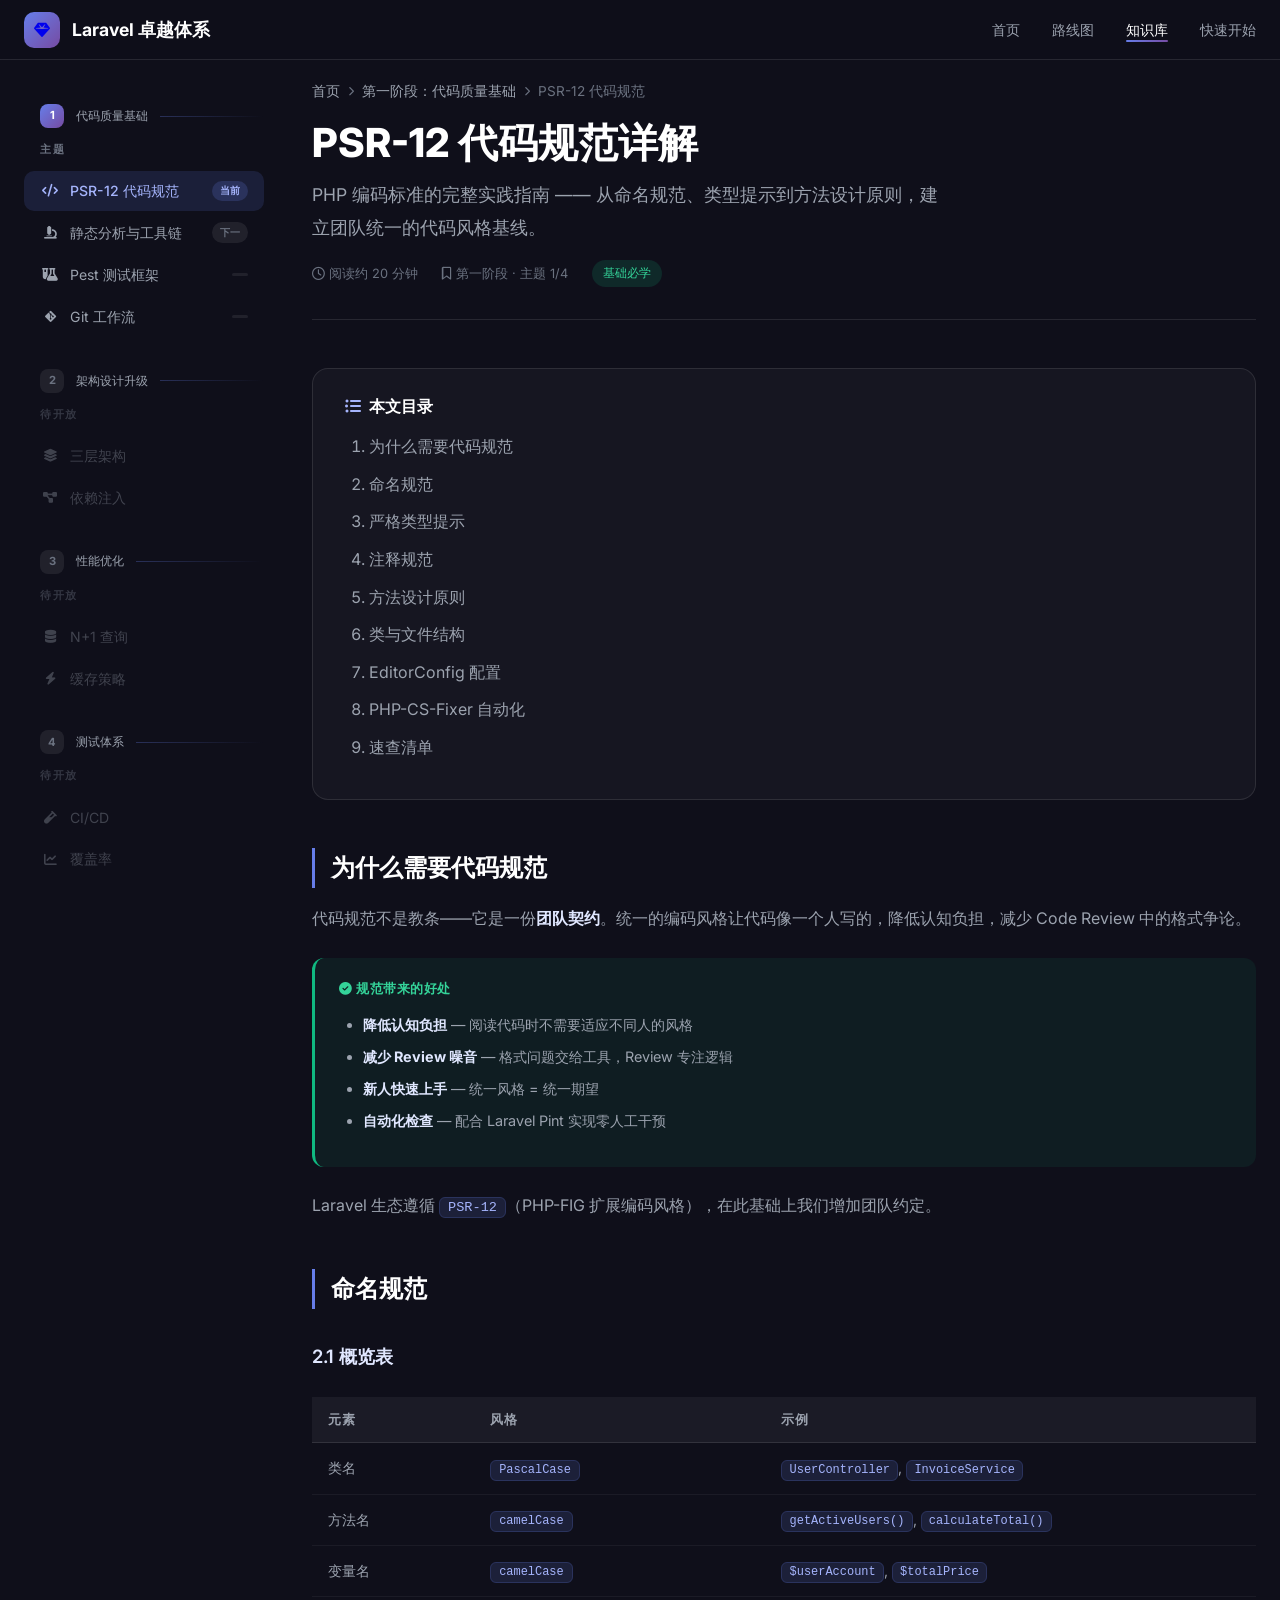
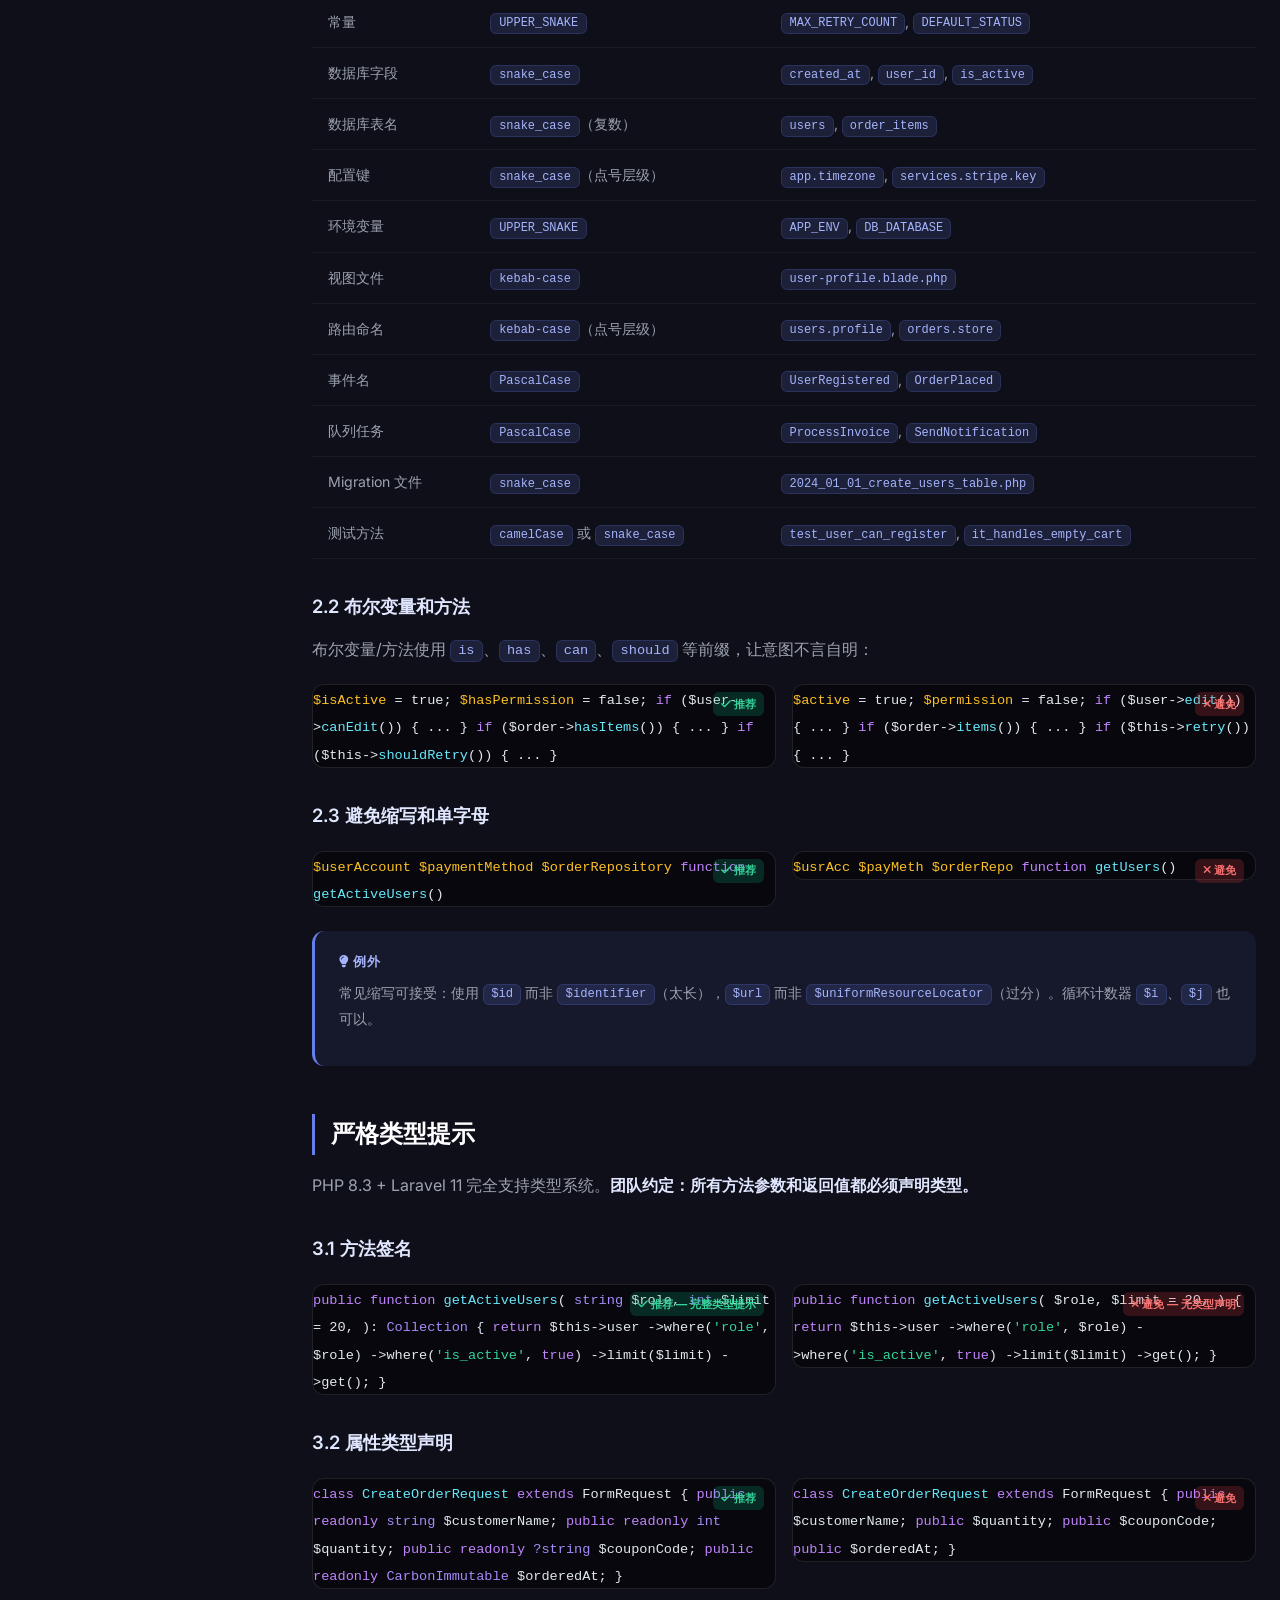
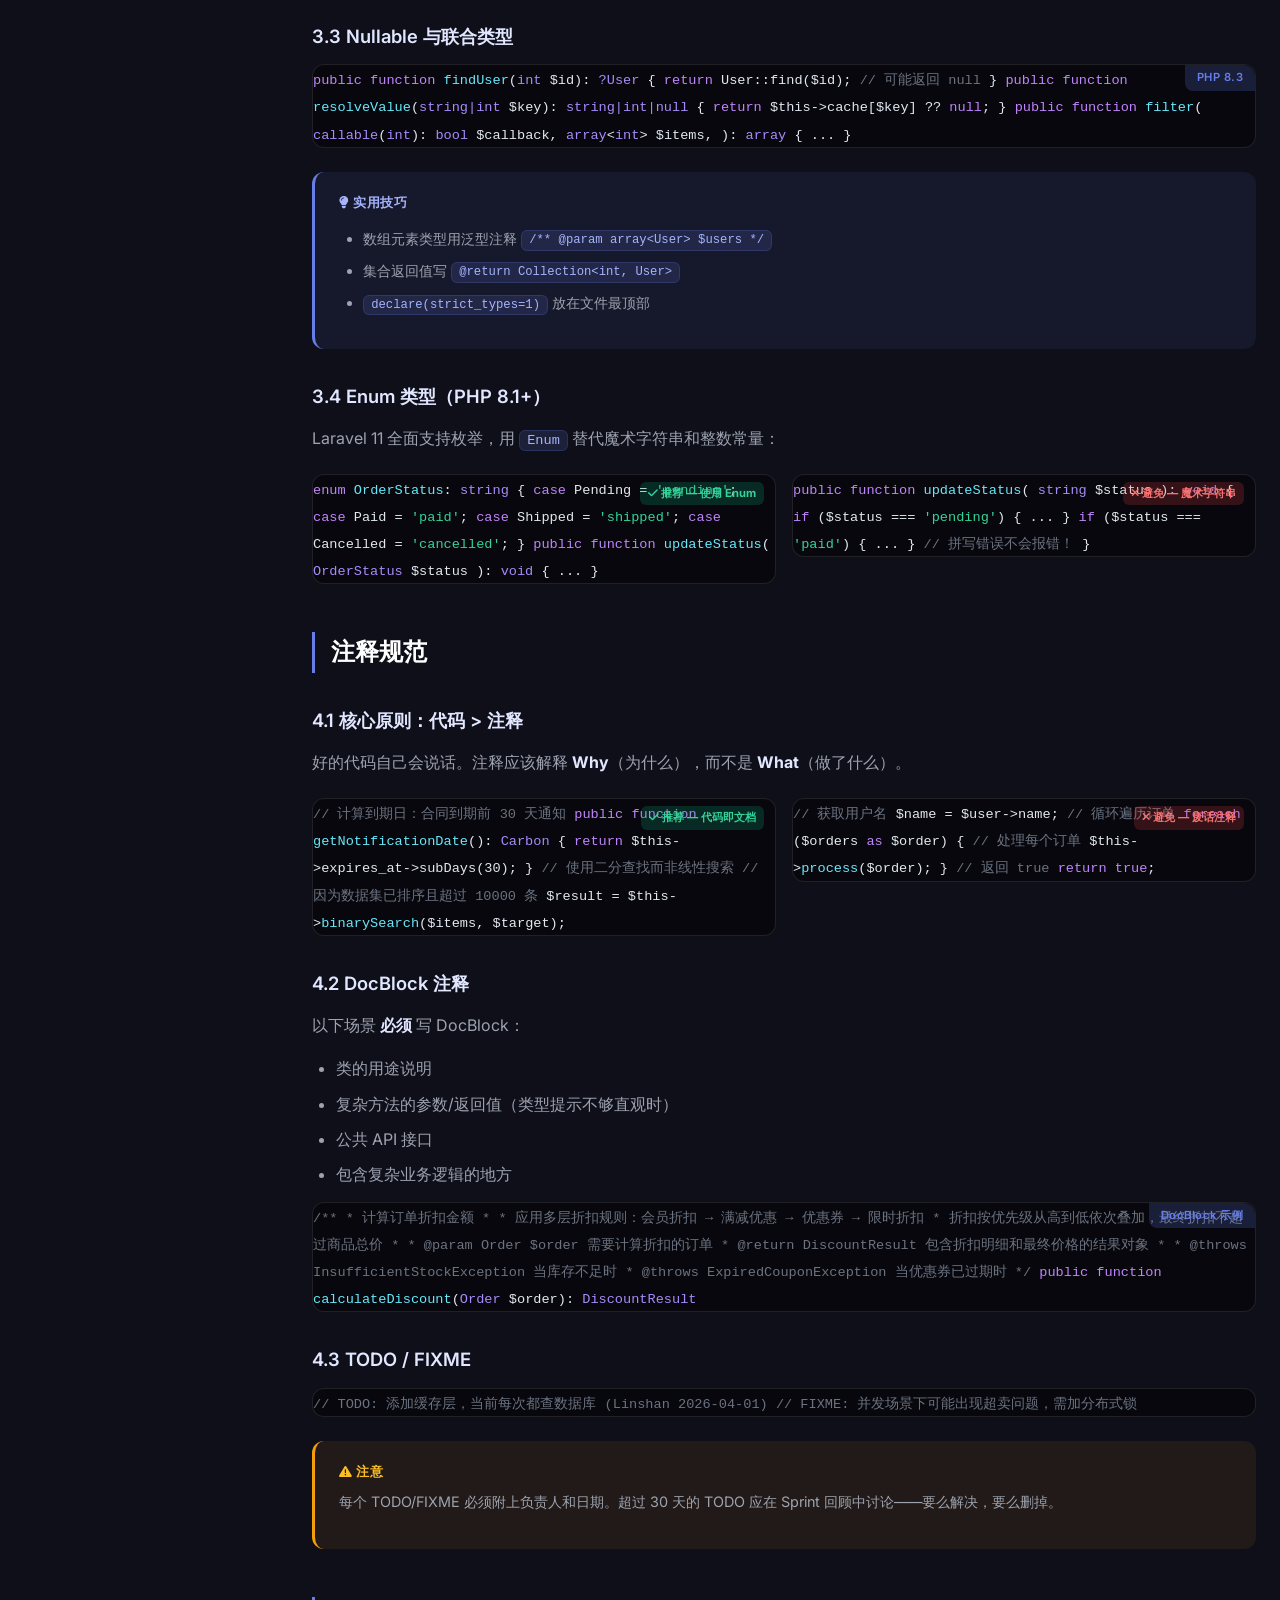
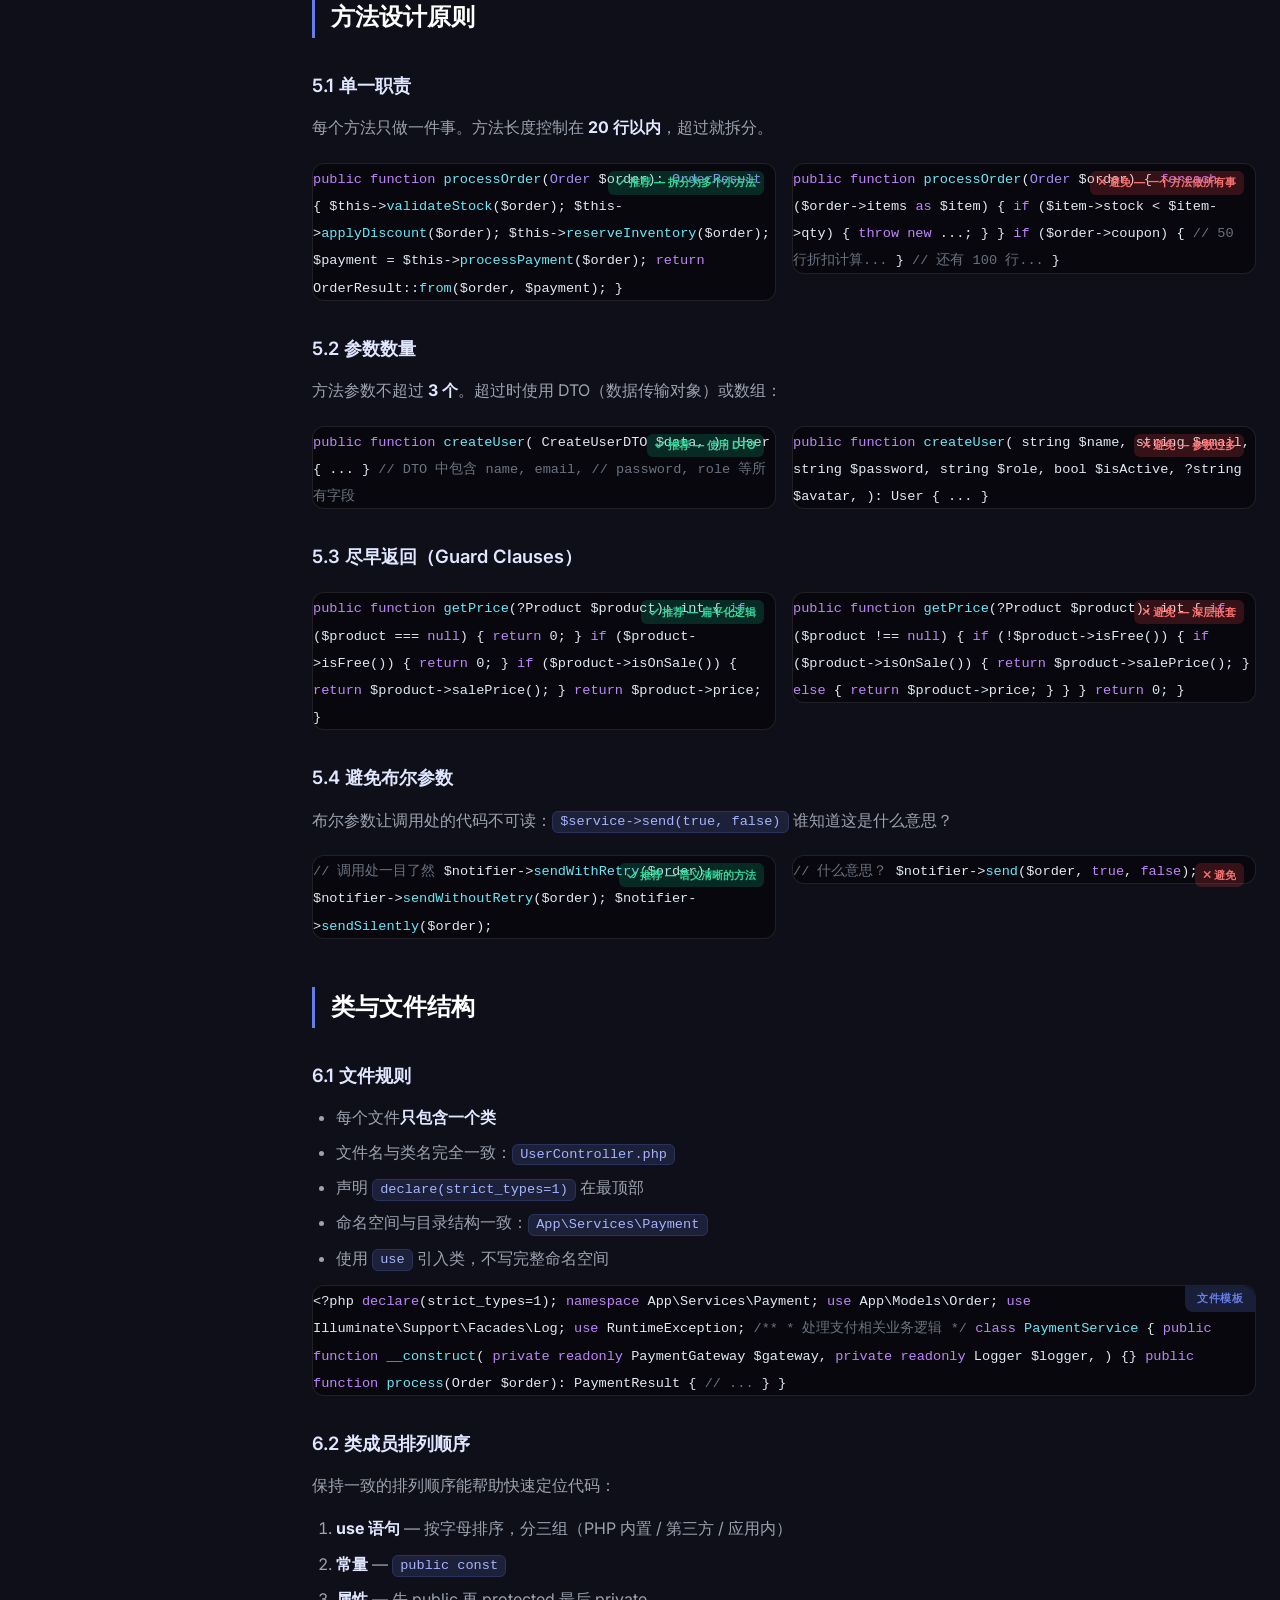
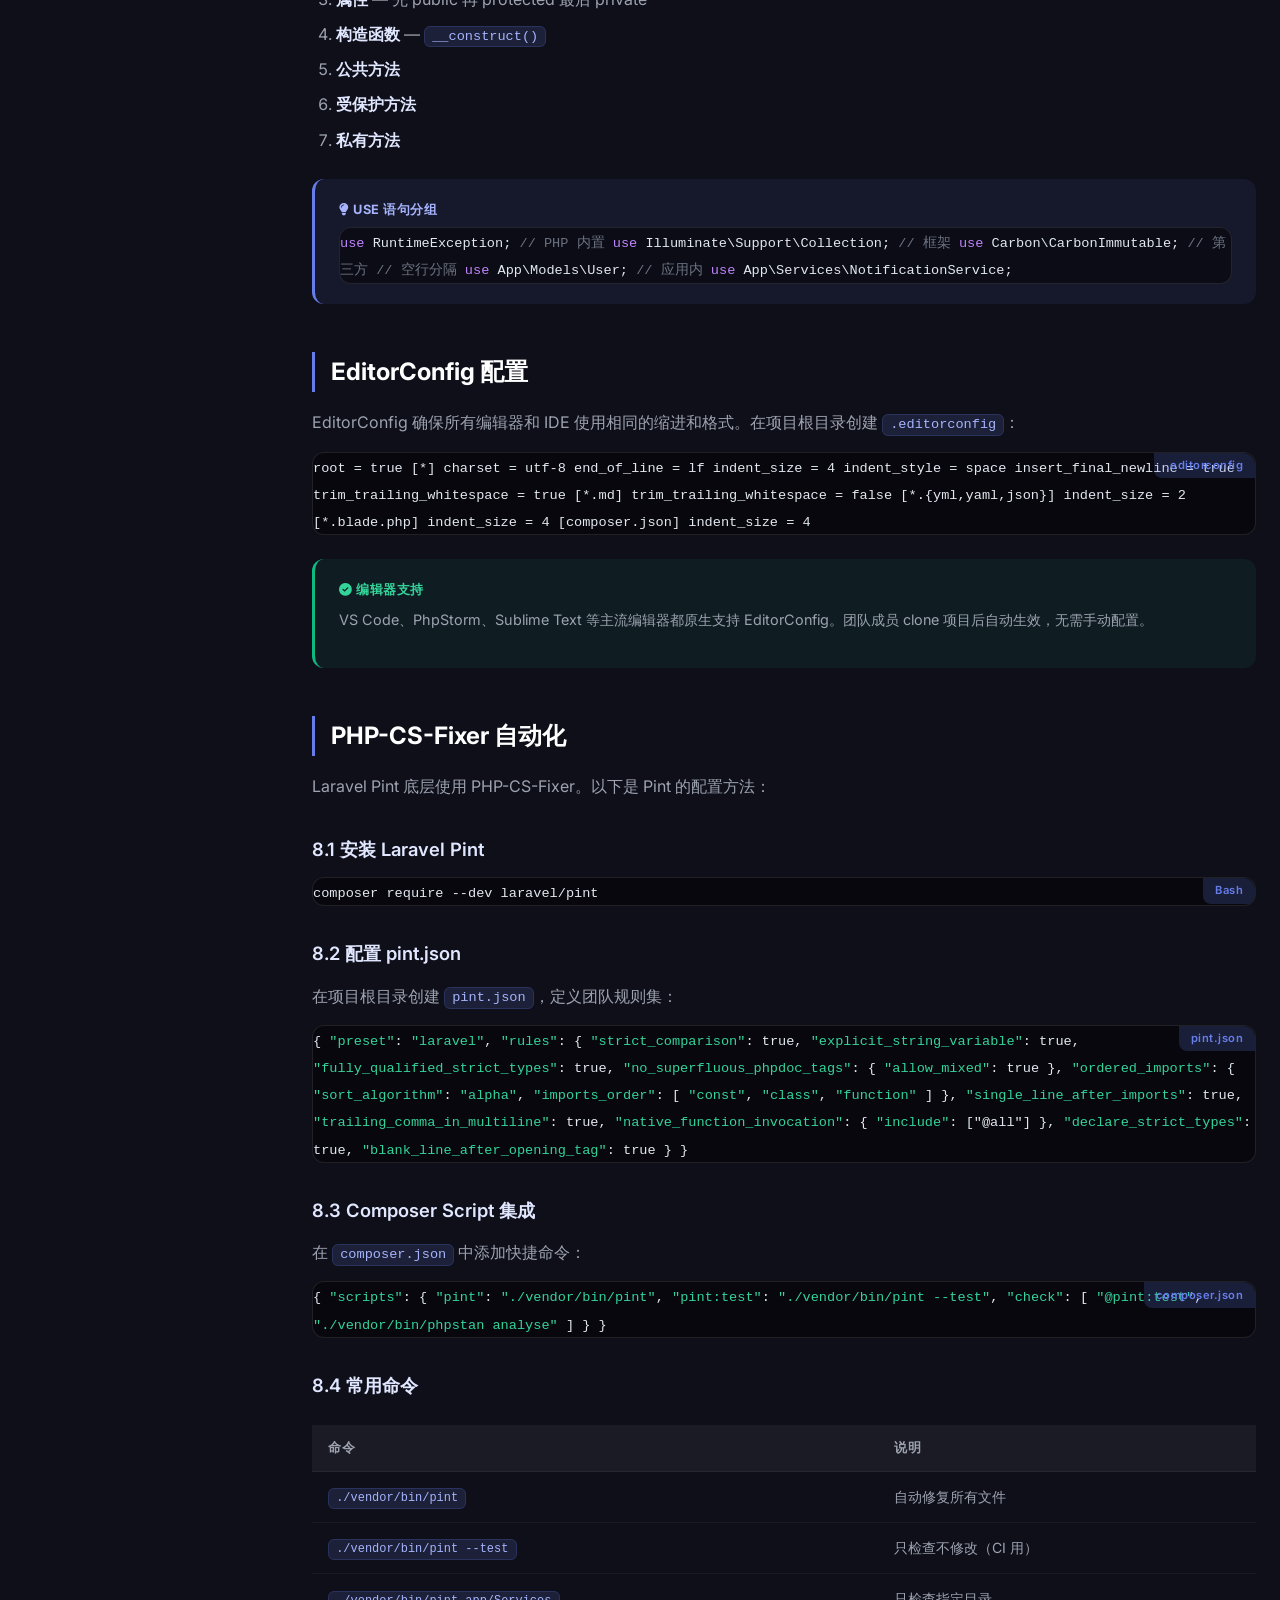
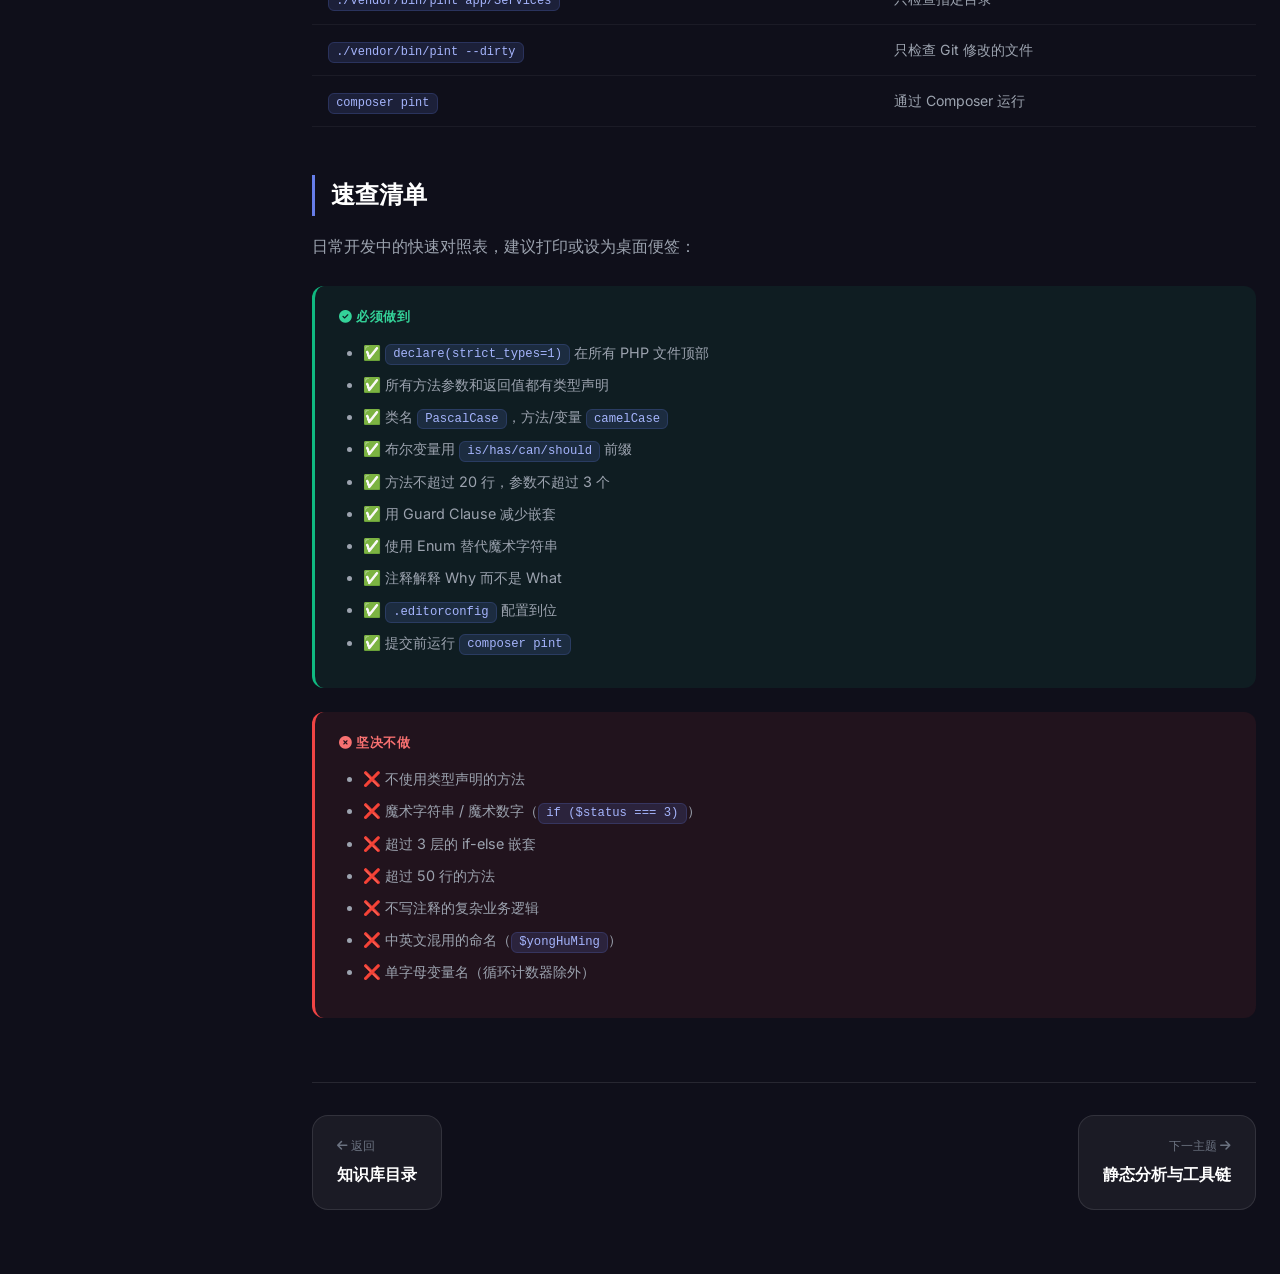
<file: pages/psr12-code-standards.html>
<!DOCTYPE html>
<html lang="zh-CN">
<head>
    <meta charset="UTF-8">
    <meta name="viewport" content="width=device-width, initial-scale=1.0">
    <title>PSR-12 代码规范详解 — Laravel 卓越体系</title>
    <link href="https://fonts.googleapis.com/css2?family=Inter:wght@300;400;500;600;700;800&display=swap" rel="stylesheet">
    <link rel="stylesheet" href="https://cdnjs.cloudflare.com/ajax/libs/font-awesome/6.5.0/css/all.min.css">
    <link rel="stylesheet" href="../css/styles.css">
    <style>
        .inline-code { display: inline; }
        p code, li code, td code { font-family: var(--font-mono); font-size: 0.85em; background: rgba(102, 126, 234, 0.15); color: #a5b4fc; padding: 0.15rem 0.45rem; border-radius: 6px; border: 1px solid rgba(102, 126, 234, 0.2); }
        .content p, .content li, .content td { line-height: 1.85; }
        .content ul, .content ol { padding-left: 1.5rem; margin: 0.75rem 0; }
        .content ul { list-style: disc; }
        .content ol { list-style: decimal; }
        .content li { margin-bottom: 0.35rem; color: var(--text-secondary); }
        .content p { color: var(--text-secondary); margin-bottom: 0.85rem; }
        .dual-code { display: grid; grid-template-columns: 1fr 1fr; gap: 1rem; margin: 1.25rem 0; }
        .dual-code > div { position: relative; }
        .dual-code .good-label { position: absolute; top: 0.5rem; right: 0.75rem; font-size: 0.7rem; font-weight: 700; padding: 0.15rem 0.5rem; border-radius: 6px; z-index: 2; }
        .dual-code .good-label.green { background: rgba(16,185,129,0.2); color: #34d399; }
        .dual-code .good-label.red { background: rgba(239,68,68,0.2); color: #f87171; }
        @media (max-width: 768px) { .dual-code { grid-template-columns: 1fr; } }
        .toc-box { background: rgba(255,255,255,0.03); border: 1px solid var(--border-glass); border-radius: 16px; padding: 1.5rem 2rem; margin-bottom: 2.5rem; }
        .toc-box ol { list-style: decimal; padding-left: 1.5rem; }
        .toc-box li { margin-bottom: 0.5rem; }
        .toc-box a { color: var(--text-secondary); text-decoration: none; transition: color 0.2s; }
        .toc-box a:hover { color: #a5b4fc; }
    </style>
</head>
<body>
    <!-- 导航栏 -->
    <nav class="site-nav">
        <div class="nav-inner">
            <a href="../index.html" class="nav-brand">
                <div class="brand-icon"><i class="fas fa-gem text-white text-sm"></i></div>
                <span>Laravel 卓越体系</span>
            </a>
            <ul class="nav-links">
                <li><a href="../index.html">首页</a></li>
                <li><a href="../index.html#roadmap">路线图</a></li>
                <li><a href="../index.html#phases" class="active">知识库</a></li>
                <li><a href="../index.html#getting-started">快速开始</a></li>
            </ul>
            <button class="mobile-menu-btn" onclick="toggleMobileMenu()"><i class="fas fa-bars"></i></button>
        </div>
    </nav>

    <div class="page-layout">
        <!-- 侧边栏 -->
        <aside class="sidebar">
            <div class="phase-divider">
                <span class="phase-num" style="background:linear-gradient(135deg,#667eea,#764ba2);color:#fff">1</span>
                <span class="phase-label">代码质量基础</span>
                <span class="phase-line"></span>
            </div>
            <h4>主题</h4>
            <ul class="sidebar-nav">
                <li><a href="psr12-code-standards.html" class="active">
                    <span class="nav-icon"><i class="fas fa-code"></i></span>PSR-12 代码规范
                    <span class="nav-badge current">当前</span>
                </a></li>
                <li><a href="dev-toolchain.html">
                    <span class="nav-icon"><i class="fas fa-microscope"></i></span>静态分析与工具链
                    <span class="nav-badge upcoming">下一</span>
                </a></li>
                <li><a href="pest-testing.html">
                    <span class="nav-icon"><i class="fas fa-flask-vial"></i></span>Pest 测试框架
                    <span class="nav-badge upcoming"></span>
                </a></li>
                <li><a href="git-workflow.html">
                    <span class="nav-icon"><i class="fab fa-git-alt"></i></span>Git 工作流
                    <span class="nav-badge upcoming"></span>
                </a></li>
            </ul>

            <div class="phase-divider">
                <span class="phase-num" style="background:rgba(255,255,255,0.08);color:var(--text-muted)">2</span>
                <span class="phase-label">架构设计升级</span>
                <span class="phase-line"></span>
            </div>
            <h4 style="opacity:0.4">待开放</h4>
            <ul class="sidebar-nav" style="opacity:0.35;pointer-events:none">
                <li><a href="#"><span class="nav-icon"><i class="fas fa-layer-group"></i></span>三层架构</a></li>
                <li><a href="#"><span class="nav-icon"><i class="fas fa-diagram-project"></i></span>依赖注入</a></li>
            </ul>

            <div class="phase-divider">
                <span class="phase-num" style="background:rgba(255,255,255,0.08);color:var(--text-muted)">3</span>
                <span class="phase-label">性能优化</span>
                <span class="phase-line"></span>
            </div>
            <h4 style="opacity:0.4">待开放</h4>
            <ul class="sidebar-nav" style="opacity:0.35;pointer-events:none">
                <li><a href="#"><span class="nav-icon"><i class="fas fa-database"></i></span>N+1 查询</a></li>
                <li><a href="#"><span class="nav-icon"><i class="fas fa-bolt"></i></span>缓存策略</a></li>
            </ul>

            <div class="phase-divider">
                <span class="phase-num" style="background:rgba(255,255,255,0.08);color:var(--text-muted)">4</span>
                <span class="phase-label">测试体系</span>
                <span class="phase-line"></span>
            </div>
            <h4 style="opacity:0.4">待开放</h4>
            <ul class="sidebar-nav" style="opacity:0.35;pointer-events:none">
                <li><a href="#"><span class="nav-icon"><i class="fas fa-vial"></i></span>CI/CD</a></li>
                <li><a href="#"><span class="nav-icon"><i class="fas fa-chart-line"></i></span>覆盖率</a></li>
            </ul>
        </aside>

        <!-- 正文 -->
        <main class="content">
            <!-- 文章头部 -->
            <div class="page-header">
                <div class="breadcrumb">
                    <a href="../index.html">首页</a>
                    <i class="fas fa-chevron-right" style="font-size:0.6rem"></i>
                    <a href="../index.html#phases">第一阶段：代码质量基础</a>
                    <i class="fas fa-chevron-right" style="font-size:0.6rem"></i>
                    <span>PSR-12 代码规范</span>
                </div>
                <h1>PSR-12 代码规范详解</h1>
                <p class="page-desc">PHP 编码标准的完整实践指南 —— 从命名规范、类型提示到方法设计原则，建立团队统一的代码风格基线。</p>
                <div class="page-meta">
                    <span><i class="far fa-clock"></i> 阅读约 20 分钟</span>
                    <span><i class="far fa-bookmark"></i> 第一阶段 · 主题 1/4</span>
                    <span class="tag tag-emerald">基础必学</span>
                </div>
            </div>

            <!-- 目录 -->
            <div class="toc-box">
                <h3 style="font-size:1rem;font-weight:600;margin-bottom:0.75rem"><i class="fas fa-list-ul" style="color:#a5b4fc;margin-right:0.5rem"></i>本文目录</h3>
                <ol>
                    <li><a href="#why-standards">为什么需要代码规范</a></li>
                    <li><a href="#naming">命名规范</a></li>
                    <li><a href="#type-hints">严格类型提示</a></li>
                    <li><a href="#comments">注释规范</a></li>
                    <li><a href="#method-design">方法设计原则</a></li>
                    <li><a href="#class-structure">类与文件结构</a></li>
                    <li><a href="#editorconfig">EditorConfig 配置</a></li>
                    <li><a href="#php-cs-fixer">PHP-CS-Fixer 自动化</a></li>
                    <li><a href="#cheatsheet">速查清单</a></li>
                </ol>
            </div>

            <!-- ====== Section 1 ====== -->
            <h2 class="section-title" id="why-standards">为什么需要代码规范</h2>
            <p>代码规范不是教条——它是一份<strong style="color:#e0e7ff">团队契约</strong>。统一的编码风格让代码像一个人写的，降低认知负担，减少 Code Review 中的格式争论。</p>

            <div class="tip-card good">
                <div class="tip-label"><i class="fas fa-check-circle"></i> 规范带来的好处</div>
                <ul>
                    <li><strong style="color:#e0e7ff">降低认知负担</strong> — 阅读代码时不需要适应不同人的风格</li>
                    <li><strong style="color:#e0e7ff">减少 Review 噪音</strong> — 格式问题交给工具，Review 专注逻辑</li>
                    <li><strong style="color:#e0e7ff">新人快速上手</strong> — 统一风格 = 统一期望</li>
                    <li><strong style="color:#e0e7ff">自动化检查</strong> — 配合 Laravel Pint 实现零人工干预</li>
                </ul>
            </div>

            <p>Laravel 生态遵循 <span class="inline-code">PSR-12</span>（PHP-FIG 扩展编码风格），在此基础上我们增加团队约定。</p>

            <!-- ====== Section 2 ====== -->
            <h2 class="section-title" id="naming">命名规范</h2>

            <h3 class="subsection-title">2.1 概览表</h3>
            <table class="comparison-table">
                <thead>
                    <tr>
                        <th>元素</th>
                        <th>风格</th>
                        <th>示例</th>
                    </tr>
                </thead>
                <tbody>
                    <tr><td>类名</td><td><span class="inline-code">PascalCase</span></td><td><code>UserController</code>, <code>InvoiceService</code></td></tr>
                    <tr><td>方法名</td><td><span class="inline-code">camelCase</span></td><td><code>getActiveUsers()</code>, <code>calculateTotal()</code></td></tr>
                    <tr><td>变量名</td><td><span class="inline-code">camelCase</span></td><td><code>$userAccount</code>, <code>$totalPrice</code></td></tr>
                    <tr><td>常量</td><td><span class="inline-code">UPPER_SNAKE</span></td><td><code>MAX_RETRY_COUNT</code>, <code>DEFAULT_STATUS</code></td></tr>
                    <tr><td>数据库字段</td><td><span class="inline-code">snake_case</span></td><td><code>created_at</code>, <code>user_id</code>, <code>is_active</code></td></tr>
                    <tr><td>数据库表名</td><td><span class="inline-code">snake_case</span>（复数）</td><td><code>users</code>, <code>order_items</code></td></tr>
                    <tr><td>配置键</td><td><span class="inline-code">snake_case</span>（点号层级）</td><td><code>app.timezone</code>, <code>services.stripe.key</code></td></tr>
                    <tr><td>环境变量</td><td><span class="inline-code">UPPER_SNAKE</span></td><td><code>APP_ENV</code>, <code>DB_DATABASE</code></td></tr>
                    <tr><td>视图文件</td><td><span class="inline-code">kebab-case</span></td><td><code>user-profile.blade.php</code></td></tr>
                    <tr><td>路由命名</td><td><span class="inline-code">kebab-case</span>（点号层级）</td><td><code>users.profile</code>, <code>orders.store</code></td></tr>
                    <tr><td>事件名</td><td><span class="inline-code">PascalCase</span></td><td><code>UserRegistered</code>, <code>OrderPlaced</code></td></tr>
                    <tr><td>队列任务</td><td><span class="inline-code">PascalCase</span></td><td><code>ProcessInvoice</code>, <code>SendNotification</code></td></tr>
                    <tr><td>Migration 文件</td><td><span class="inline-code">snake_case</span></td><td><code>2024_01_01_create_users_table.php</code></td></tr>
                    <tr><td>测试方法</td><td><span class="inline-code">camelCase</span> 或 <span class="inline-code">snake_case</span></td><td><code>test_user_can_register</code>, <code>it_handles_empty_cart</code></td></tr>
                </tbody>
            </table>

            <h3 class="subsection-title">2.2 布尔变量和方法</h3>
            <p>布尔变量/方法使用 <code>is</code>、<code>has</code>、<code>can</code>、<code>should</code> 等前缀，让意图不言自明：</p>
            <div class="dual-code">
                <div>
                    <span class="good-label green"><i class="fas fa-check"></i> 推荐</span>
                    <div class="code-block p-4"><code><span style="color:#fbbf24">$isActive</span> = true;
<span style="color:#fbbf24">$hasPermission</span> = false;
<span style="color:#c084fc">if</span> ($user-><span style="color:#67e8f9">canEdit</span>()) { ... }
<span style="color:#c084fc">if</span> ($order-><span style="color:#67e8f9">hasItems</span>()) { ... }
<span style="color:#c084fc">if</span> ($this-><span style="color:#67e8f9">shouldRetry</span>()) { ... }</code></div>
                </div>
                <div>
                    <span class="good-label red"><i class="fas fa-xmark"></i> 避免</span>
                    <div class="code-block p-4"><code><span style="color:#fbbf24">$active</span> = true;
<span style="color:#fbbf24">$permission</span> = false;
<span style="color:#c084fc">if</span> ($user-><span style="color:#67e8f9">edit</span>()) { ... }
<span style="color:#c084fc">if</span> ($order-><span style="color:#67e8f9">items</span>()) { ... }
<span style="color:#c084fc">if</span> ($this-><span style="color:#67e8f9">retry</span>()) { ... }</code></div>
                </div>
            </div>

            <h3 class="subsection-title">2.3 避免缩写和单字母</h3>
            <div class="dual-code">
                <div>
                    <span class="good-label green"><i class="fas fa-check"></i> 推荐</span>
                    <div class="code-block p-4"><code><span style="color:#fbbf24">$userAccount</span>
<span style="color:#fbbf24">$paymentMethod</span>
<span style="color:#fbbf24">$orderRepository</span>
<span style="color:#c084fc">function</span> <span style="color:#67e8f9">getActiveUsers</span>()</code></div>
                </div>
                <div>
                    <span class="good-label red"><i class="fas fa-xmark"></i> 避免</span>
                    <div class="code-block p-4"><code><span style="color:#fbbf24">$usrAcc</span>
<span style="color:#fbbf24">$payMeth</span>
<span style="color:#fbbf24">$orderRepo</span>
<span style="color:#c084fc">function</span> <span style="color:#67e8f9">getUsers</span>()</code></div>
                </div>
            </div>

            <div class="tip-card tip">
                <div class="tip-label"><i class="fas fa-lightbulb"></i> 例外</div>
                <p>常见缩写可接受：使用 <code>$id</code> 而非 <code>$identifier</code>（太长），<code>$url</code> 而非 <code>$uniformResourceLocator</code>（过分）。循环计数器 <code>$i</code>、<code>$j</code> 也可以。</p>
            </div>

            <!-- ====== Section 3 ====== -->
            <h2 class="section-title" id="type-hints">严格类型提示</h2>
            <p>PHP 8.3 + Laravel 11 完全支持类型系统。<strong style="color:#e0e7ff">团队约定：所有方法参数和返回值都必须声明类型。</strong></p>

            <h3 class="subsection-title">3.1 方法签名</h3>
            <div class="dual-code">
                <div>
                    <span class="good-label green"><i class="fas fa-check"></i> 推荐 — 完整类型提示</span>
                    <div class="code-block p-4"><code><span style="color:#c084fc">public function</span> <span style="color:#67e8f9">getActiveUsers</span>(
    <span style="color:#a78bfa">string</span> $role,
    <span style="color:#a78bfa">int</span> $limit = 20,
): <span style="color:#a78bfa">Collection</span> {
    <span style="color:#c084fc">return</span> $this->user
        ->where(<span style="color:#34d399">'role'</span>, $role)
        ->where(<span style="color:#34d399">'is_active'</span>, <span style="color:#c084fc">true</span>)
        ->limit($limit)
        ->get();
}</code></div>
                </div>
                <div>
                    <span class="good-label red"><i class="fas fa-xmark"></i> 避免 — 无类型声明</span>
                    <div class="code-block p-4"><code><span style="color:#c084fc">public function</span> <span style="color:#67e8f9">getActiveUsers</span>(
    $role,
    $limit = 20,
) {
    <span style="color:#c084fc">return</span> $this->user
        ->where(<span style="color:#34d399">'role'</span>, $role)
        ->where(<span style="color:#34d399">'is_active'</span>, <span style="color:#c084fc">true</span>)
        ->limit($limit)
        ->get();
}</code></div>
                </div>
            </div>

            <h3 class="subsection-title">3.2 属性类型声明</h3>
            <div class="dual-code">
                <div>
                    <span class="good-label green"><i class="fas fa-check"></i> 推荐</span>
                    <div class="code-block p-4"><code><span style="color:#c084fc">class</span> <span style="color:#67e8f9">CreateOrderRequest</span> <span style="color:#c084fc">extends</span> FormRequest
{
    <span style="color:#c084fc">public readonly</span> <span style="color:#a78bfa">string</span> $customerName;
    <span style="color:#c084fc">public readonly</span> <span style="color:#a78bfa">int</span> $quantity;
    <span style="color:#c084fc">public readonly</span> <span style="color:#a78bfa">?string</span> $couponCode;
    <span style="color:#c084fc">public readonly</span> <span style="color:#a78bfa">CarbonImmutable</span> $orderedAt;
}</code></div>
                </div>
                <div>
                    <span class="good-label red"><i class="fas fa-xmark"></i> 避免</span>
                    <div class="code-block p-4"><code><span style="color:#c084fc">class</span> <span style="color:#67e8f9">CreateOrderRequest</span> <span style="color:#c084fc">extends</span> FormRequest
{
    <span style="color:#c084fc">public</span> $customerName;
    <span style="color:#c084fc">public</span> $quantity;
    <span style="color:#c084fc">public</span> $couponCode;
    <span style="color:#c084fc">public</span> $orderedAt;
}</code></div>
                </div>
            </div>

            <h3 class="subsection-title">3.3 Nullable 与联合类型</h3>
            <div class="code-block p-4"><span class="code-label">PHP 8.3</span><code><span style="color:#c084fc">public function</span> <span style="color:#67e8f9">findUser</span>(<span style="color:#a78bfa">int</span> $id): <span style="color:#a78bfa">?User</span>
{
    <span style="color:#c084fc">return</span> User::find($id); <span style="color:#6b7280">// 可能返回 null</span>
}

<span style="color:#c084fc">public function</span> <span style="color:#67e8f9">resolveValue</span>(<span style="color:#a78bfa">string|int</span> $key): <span style="color:#a78bfa">string|int|null</span>
{
    <span style="color:#c084fc">return</span> $this->cache[$key] ?? <span style="color:#c084fc">null</span>;
}

<span style="color:#c084fc">public function</span> <span style="color:#67e8f9">filter</span>(
    <span style="color:#a78bfa">callable</span>(<span style="color:#a78bfa">int</span>): <span style="color:#a78bfa">bool</span> $callback,
    <span style="color:#a78bfa">array</span>&lt;<span style="color:#a78bfa">int</span>&gt; $items,
): <span style="color:#a78bfa">array</span> { ... }</code></div>

            <div class="tip-card tip">
                <div class="tip-label"><i class="fas fa-lightbulb"></i> 实用技巧</div>
                <ul>
                    <li>数组元素类型用泛型注释 <code>/** @param array&lt;User&gt; $users */</code></li>
                    <li>集合返回值写 <code>@return Collection&lt;int, User&gt;</code></li>
                    <li><code>declare(strict_types=1)</code> 放在文件最顶部</li>
                </ul>
            </div>

            <h3 class="subsection-title">3.4 Enum 类型（PHP 8.1+）</h3>
            <p>Laravel 11 全面支持枚举，用 <code>Enum</code> 替代魔术字符串和整数常量：</p>
            <div class="dual-code">
                <div>
                    <span class="good-label green"><i class="fas fa-check"></i> 推荐 — 使用 Enum</span>
                    <div class="code-block p-4"><code><span style="color:#c084fc">enum</span> <span style="color:#67e8f9">OrderStatus</span>: <span style="color:#a78bfa">string</span>
{
    <span style="color:#c084fc">case</span> Pending = <span style="color:#34d399">'pending'</span>;
    <span style="color:#c084fc">case</span> Paid = <span style="color:#34d399">'paid'</span>;
    <span style="color:#c084fc">case</span> Shipped = <span style="color:#34d399">'shipped'</span>;
    <span style="color:#c084fc">case</span> Cancelled = <span style="color:#34d399">'cancelled'</span>;
}

<span style="color:#c084fc">public function</span> <span style="color:#67e8f9">updateStatus</span>(
    <span style="color:#a78bfa">OrderStatus</span> $status
): <span style="color:#a78bfa">void</span> { ... }</code></div>
                </div>
                <div>
                    <span class="good-label red"><i class="fas fa-xmark"></i> 避免 — 魔术字符串</span>
                    <div class="code-block p-4"><code><span style="color:#c084fc">public function</span> <span style="color:#67e8f9">updateStatus</span>(
    <span style="color:#a78bfa">string</span> $status
): <span style="color:#a78bfa">void</span> {
    <span style="color:#c084fc">if</span> ($status === <span style="color:#34d399">'pending'</span>) { ... }
    <span style="color:#c084fc">if</span> ($status === <span style="color:#34d399">'paid'</span>) { ... }
    <span style="color:#6b7280">// 拼写错误不会报错！</span>
}</code></div>
                </div>
            </div>

            <!-- ====== Section 4 ====== -->
            <h2 class="section-title" id="comments">注释规范</h2>

            <h3 class="subsection-title">4.1 核心原则：代码 > 注释</h3>
            <p>好的代码自己会说话。注释应该解释 <strong style="color:#e0e7ff">Why</strong>（为什么），而不是 <strong style="color:#e0e7ff">What</strong>（做了什么）。</p>

            <div class="dual-code">
                <div>
                    <span class="good-label green"><i class="fas fa-check"></i> 推荐 — 代码即文档</span>
                    <div class="code-block p-4"><code><span style="color:#6b7280">// 计算到期日：合同到期前 30 天通知</span>
<span style="color:#c084fc">public function</span> <span style="color:#67e8f9">getNotificationDate</span>(): <span style="color:#a78bfa">Carbon</span>
{
    <span style="color:#c084fc">return</span> $this->expires_at->subDays(30);
}

<span style="color:#6b7280">// 使用二分查找而非线性搜索
// 因为数据集已排序且超过 10000 条</span>
$result = $this-><span style="color:#67e8f9">binarySearch</span>($items, $target);</code></div>
                </div>
                <div>
                    <span class="good-label red"><i class="fas fa-xmark"></i> 避免 — 废话注释</span>
                    <div class="code-block p-4"><code><span style="color:#6b7280">// 获取用户名</span>
$name = $user->name;

<span style="color:#6b7280">// 循环遍历订单</span>
<span style="color:#c084fc">foreach</span> ($orders <span style="color:#c084fc">as</span> $order) {
    <span style="color:#6b7280">// 处理每个订单</span>
    $this-><span style="color:#67e8f9">process</span>($order);
}

<span style="color:#6b7280">// 返回 true</span>
<span style="color:#c084fc">return true</span>;</code></div>
                </div>
            </div>

            <h3 class="subsection-title">4.2 DocBlock 注释</h3>
            <p>以下场景 <strong style="color:#e0e7ff">必须</strong> 写 DocBlock：</p>
            <ul>
                <li>类的用途说明</li>
                <li>复杂方法的参数/返回值（类型提示不够直观时）</li>
                <li>公共 API 接口</li>
                <li>包含复杂业务逻辑的地方</li>
            </ul>

            <div class="code-block p-4"><span class="code-label">DocBlock 示例</span><code><span style="color:#6b7280">/**
 * 计算订单折扣金额
 *
 * 应用多层折扣规则：会员折扣 → 满减优惠 → 优惠券 → 限时折扣
 * 折扣按优先级从高到低依次叠加，最终折扣不超过商品总价
 *
 * @param  Order  $order  需要计算折扣的订单
 * @return DiscountResult  包含折扣明细和最终价格的结果对象
 *
 * @throws InsufficientStockException 当库存不足时
 * @throws ExpiredCouponException     当优惠券已过期时
 */</span>
<span style="color:#c084fc">public function</span> <span style="color:#67e8f9">calculateDiscount</span>(<span style="color:#a78bfa">Order</span> $order): <span style="color:#a78bfa">DiscountResult</span></code></div>

            <h3 class="subsection-title">4.3 TODO / FIXME</h3>
            <div class="code-block p-4"><code><span style="color:#6b7280">// TODO: 添加缓存层，当前每次都查数据库 (Linshan 2026-04-01)
// FIXME: 并发场景下可能出现超卖问题，需加分布式锁</span></code></div>

            <div class="tip-card warn">
                <div class="tip-label"><i class="fas fa-exclamation-triangle"></i> 注意</div>
                <p>每个 TODO/FIXME 必须附上负责人和日期。超过 30 天的 TODO 应在 Sprint 回顾中讨论——要么解决，要么删掉。</p>
            </div>

            <!-- ====== Section 5 ====== -->
            <h2 class="section-title" id="method-design">方法设计原则</h2>

            <h3 class="subsection-title">5.1 单一职责</h3>
            <p>每个方法只做一件事。方法长度控制在 <strong style="color:#e0e7ff">20 行以内</strong>，超过就拆分。</p>

            <div class="dual-code">
                <div>
                    <span class="good-label green"><i class="fas fa-check"></i> 推荐 — 拆分为多个小方法</span>
                    <div class="code-block p-4"><code><span style="color:#c084fc">public function</span> <span style="color:#67e8f9">processOrder</span>(<span style="color:#a78bfa">Order</span> $order): <span style="color:#a78bfa">OrderResult</span>
{
    $this-><span style="color:#67e8f9">validateStock</span>($order);
    $this-><span style="color:#67e8f9">applyDiscount</span>($order);
    $this-><span style="color:#67e8f9">reserveInventory</span>($order);
    $payment = $this-><span style="color:#67e8f9">processPayment</span>($order);

    <span style="color:#c084fc">return</span> OrderResult::<span style="color:#67e8f9">from</span>($order, $payment);
}</code></div>
                </div>
                <div>
                    <span class="good-label red"><i class="fas fa-xmark"></i> 避免 — 一个方法做所有事</span>
                    <div class="code-block p-4"><code><span style="color:#c084fc">public function</span> <span style="color:#67e8f9">processOrder</span>(<span style="color:#a78bfa">Order</span> $order)
{
    <span style="color:#c084fc">foreach</span> ($order->items <span style="color:#c084fc">as</span> $item) {
        <span style="color:#c084fc">if</span> ($item->stock &lt; $item->qty) {
            <span style="color:#c084fc">throw new</span> ...;
        }
    }
    <span style="color:#c084fc">if</span> ($order->coupon) {
        <span style="color:#6b7280">// 50 行折扣计算...</span>
    }
    <span style="color:#6b7280">// 还有 100 行...</span>
}</code></div>
                </div>
            </div>

            <h3 class="subsection-title">5.2 参数数量</h3>
            <p>方法参数不超过 <strong style="color:#e0e7ff">3 个</strong>。超过时使用 DTO（数据传输对象）或数组：</p>
            <div class="dual-code">
                <div>
                    <span class="good-label green"><i class="fas fa-check"></i> 推荐 — 使用 DTO</span>
                    <div class="code-block p-4"><code><span style="color:#c084fc">public function</span> <span style="color:#67e8f9">createUser</span>(
    <span style="color:#a78bafa">CreateUserDTO</span> $data,
): <span style="color:#a78bafa">User</span> { ... }

<span style="color:#6b7280">// DTO 中包含 name, email,
// password, role 等所有字段</span></code></div>
                </div>
                <div>
                    <span class="good-label red"><i class="fas fa-xmark"></i> 避免 — 参数过多</span>
                    <div class="code-block p-4"><code><span style="color:#c084fc">public function</span> <span style="color:#67e8f9">createUser</span>(
    <span style="color:#a78bafa">string</span> $name,
    <span style="color:#a78bafa">string</span> $email,
    <span style="color:#a78bafa">string</span> $password,
    <span style="color:#a78bafa">string</span> $role,
    <span style="color:#a78bafa">bool</span> $isActive,
    <span style="color:#a78bafa">?string</span> $avatar,
): <span style="color:#a78bafa">User</span> { ... }</code></div>
                </div>
            </div>

            <h3 class="subsection-title">5.3 尽早返回（Guard Clauses）</h3>
            <div class="dual-code">
                <div>
                    <span class="good-label green"><i class="fas fa-check"></i> 推荐 — 扁平化逻辑</span>
                    <div class="code-block p-4"><code><span style="color:#c084fc">public function</span> <span style="color:#67e8f9">getPrice</span>(<span style="color:#a78bafa">?Product</span> $product): <span style="color:#a78bafa">int</span>
{
    <span style="color:#c084fc">if</span> ($product === <span style="color:#c084fc">null</span>) {
        <span style="color:#c084fc">return</span> 0;
    }

    <span style="color:#c084fc">if</span> ($product->isFree()) {
        <span style="color:#c084fc">return</span> 0;
    }

    <span style="color:#c084fc">if</span> ($product->isOnSale()) {
        <span style="color:#c084fc">return</span> $product->salePrice();
    }

    <span style="color:#c084fc">return</span> $product->price;
}</code></div>
                </div>
                <div>
                    <span class="good-label red"><i class="fas fa-xmark"></i> 避免 — 深层嵌套</span>
                    <div class="code-block p-4"><code><span style="color:#c084fc">public function</span> <span style="color:#67e8f9">getPrice</span>(<span style="color:#a78bafa">?Product</span> $product): <span style="color:#a78bafa">int</span>
{
    <span style="color:#c084fc">if</span> ($product !== <span style="color:#c084fc">null</span>) {
        <span style="color:#c084fc">if</span> (!$product->isFree()) {
            <span style="color:#c084fc">if</span> ($product->isOnSale()) {
                <span style="color:#c084fc">return</span> $product->salePrice();
            } <span style="color:#c084fc">else</span> {
                <span style="color:#c084fc">return</span> $product->price;
            }
        }
    }
    <span style="color:#c084fc">return</span> 0;
}</code></div>
                </div>
            </div>

            <h3 class="subsection-title">5.4 避免布尔参数</h3>
            <p>布尔参数让调用处的代码不可读：<code>$service->send(true, false)</code> 谁知道这是什么意思？</p>
            <div class="dual-code">
                <div>
                    <span class="good-label green"><i class="fas fa-check"></i> 推荐 — 语义清晰的方法</span>
                    <div class="code-block p-4"><code><span style="color:#6b7280">// 调用处一目了然</span>
$notifier-><span style="color:#67e8f9">sendWithRetry</span>($order);
$notifier-><span style="color:#67e8f9">sendWithoutRetry</span>($order);
$notifier-><span style="color:#67e8f9">sendSilently</span>($order);</code></div>
                </div>
                <div>
                    <span class="good-label red"><i class="fas fa-xmark"></i> 避免</span>
                    <div class="code-block p-4"><code><span style="color:#6b7280">// 什么意思？</span>
$notifier-><span style="color:#67e8f9">send</span>($order, <span style="color:#c084fc">true</span>, <span style="color:#c084fc">false</span>);</code></div>
                </div>
            </div>

            <!-- ====== Section 6 ====== -->
            <h2 class="section-title" id="class-structure">类与文件结构</h2>

            <h3 class="subsection-title">6.1 文件规则</h3>
            <ul>
                <li>每个文件<strong style="color:#e0e7ff">只包含一个类</strong></li>
                <li>文件名与类名完全一致：<code>UserController.php</code></li>
                <li>声明 <code>declare(strict_types=1)</code> 在最顶部</li>
                <li>命名空间与目录结构一致：<code>App\Services\Payment</code></li>
                <li>使用 <code>use</code> 引入类，不写完整命名空间</li>
            </ul>

            <div class="code-block p-4"><span class="code-label">文件模板</span><code>&lt;?php

<span style="color:#c084fc">declare</span>(strict_types=1);

<span style="color:#c084fc">namespace</span> App\Services\Payment;

<span style="color:#c084fc">use</span> App\Models\Order;
<span style="color:#c084fc">use</span> Illuminate\Support\Facades\Log;
<span style="color:#c084fc">use</span> RuntimeException;

<span style="color:#6b7280">/**
 * 处理支付相关业务逻辑
 */</span>
<span style="color:#c084fc">class</span> <span style="color:#67e8f9">PaymentService</span>
{
    <span style="color:#c084fc">public function</span> <span style="color:#67e8f9">__construct</span>(
        <span style="color:#c084fc">private readonly</span> PaymentGateway $gateway,
        <span style="color:#c084fc">private readonly</span> Logger $logger,
    ) {}

    <span style="color:#c084fc">public function</span> <span style="color:#67e8f9">process</span>(<span style="color:#a78bafa">Order</span> $order): <span style="color:#a78bafa">PaymentResult</span>
    {
        <span style="color:#6b7280">// ...</span>
    }
}</code></div>

            <h3 class="subsection-title">6.2 类成员排列顺序</h3>
            <p>保持一致的排列顺序能帮助快速定位代码：</p>
            <ol style="color:var(--text-secondary);padding-left:1.5rem;margin:0.75rem 0">
                <li><strong style="color:#e0e7ff">use 语句</strong> — 按字母排序，分三组（PHP 内置 / 第三方 / 应用内）</li>
                <li><strong style="color:#e0e7ff">常量</strong> — <code>public const</code></li>
                <li><strong style="color:#e0e7ff">属性</strong> — 先 public 再 protected 最后 private</li>
                <li><strong style="color:#e0e7ff">构造函数</strong> — <code>__construct()</code></li>
                <li><strong style="color:#e0e7ff">公共方法</strong></li>
                <li><strong style="color:#e0e7ff">受保护方法</strong></li>
                <li><strong style="color:#e0e7ff">私有方法</strong></li>
            </ol>

            <div class="tip-card tip">
                <div class="tip-label"><i class="fas fa-lightbulb"></i> use 语句分组</div>
                <div class="code-block p-4"><code><span style="color:#c084fc">use</span> RuntimeException;                          <span style="color:#6b7280">// PHP 内置</span>
<span style="color:#c084fc">use</span> Illuminate\Support\Collection;             <span style="color:#6b7280">// 框架</span>
<span style="color:#c084fc">use</span> Carbon\CarbonImmutable;                     <span style="color:#6b7280">// 第三方</span>
<span style="color:#6b7280">// 空行分隔</span>
<span style="color:#c084fc">use</span> App\Models\User;                             <span style="color:#6b7280">// 应用内</span>
<span style="color:#c084fc">use</span> App\Services\NotificationService;</code></div>
            </div>

            <!-- ====== Section 7 ====== -->
            <h2 class="section-title" id="editorconfig">EditorConfig 配置</h2>
            <p>EditorConfig 确保所有编辑器和 IDE 使用相同的缩进和格式。在项目根目录创建 <code>.editorconfig</code>：</p>
            <div class="code-block p-4"><span class="code-label">.editorconfig</span><code>root = true

[*]
charset = utf-8
end_of_line = lf
indent_size = 4
indent_style = space
insert_final_newline = true
trim_trailing_whitespace = true

[*.md]
trim_trailing_whitespace = false

[*.{yml,yaml,json}]
indent_size = 2

[*.blade.php]
indent_size = 4

[composer.json]
indent_size = 4</code></div>

            <div class="tip-card good">
                <div class="tip-label"><i class="fas fa-check-circle"></i> 编辑器支持</div>
                <p>VS Code、PhpStorm、Sublime Text 等主流编辑器都原生支持 EditorConfig。团队成员 clone 项目后自动生效，无需手动配置。</p>
            </div>

            <!-- ====== Section 8 ====== -->
            <h2 class="section-title" id="php-cs-fixer">PHP-CS-Fixer 自动化</h2>
            <p>Laravel Pint 底层使用 PHP-CS-Fixer。以下是 Pint 的配置方法：</p>

            <h3 class="subsection-title">8.1 安装 Laravel Pint</h3>
            <div class="code-block p-4"><span class="code-label">Bash</span><code>composer require --dev laravel/pint</code></div>

            <h3 class="subsection-title">8.2 配置 pint.json</h3>
            <p>在项目根目录创建 <code>pint.json</code>，定义团队规则集：</p>
            <div class="code-block p-4"><span class="code-label">pint.json</span><code>{
    <span style="color:#34d399">"preset"</span>: <span style="color:#34d399">"laravel"</span>,
    <span style="color:#34d399">"rules"</span>: {
        <span style="color:#34d399">"strict_comparison"</span>: true,
        <span style="color:#34d399">"explicit_string_variable"</span>: true,
        <span style="color:#34d399">"fully_qualified_strict_types"</span>: true,
        <span style="color:#34d399">"no_superfluous_phpdoc_tags"</span>: {
            <span style="color:#34d399">"allow_mixed"</span>: true
        },
        <span style="color:#34d399">"ordered_imports"</span>: {
            <span style="color:#34d399">"sort_algorithm"</span>: <span style="color:#34d399">"alpha"</span>,
            <span style="color:#34d399">"imports_order"</span>: [
                <span style="color:#34d399">"const"</span>, <span style="color:#34d399">"class"</span>, <span style="color:#34d399">"function"</span>
            ]
        },
        <span style="color:#34d399">"single_line_after_imports"</span>: true,
        <span style="color:#34d399">"trailing_comma_in_multiline"</span>: true,
        <span style="color:#34d399">"native_function_invocation"</span>: {
            <span style="color:#34d399">"include"</span>: ["@all"]
        },
        <span style="color:#34d399">"declare_strict_types"</span>: true,
        <span style="color:#34d399">"blank_line_after_opening_tag"</span>: true
    }
}</code></div>

            <h3 class="subsection-title">8.3 Composer Script 集成</h3>
            <p>在 <code>composer.json</code> 中添加快捷命令：</p>
            <div class="code-block p-4"><span class="code-label">composer.json</span><code>{
    <span style="color:#34d399">"scripts"</span>: {
        <span style="color:#34d399">"pint"</span>: <span style="color:#34d399">"./vendor/bin/pint"</span>,
        <span style="color:#34d399">"pint:test"</span>: <span style="color:#34d399">"./vendor/bin/pint --test"</span>,
        <span style="color:#34d399">"check"</span>: [
            <span style="color:#34d399">"@pint:test"</span>,
            <span style="color:#34d399">"./vendor/bin/phpstan analyse"</span>
        ]
    }
}</code></div>

            <h3 class="subsection-title">8.4 常用命令</h3>
            <table class="comparison-table">
                <thead>
                    <tr><th>命令</th><th>说明</th></tr>
                </thead>
                <tbody>
                    <tr><td><code>./vendor/bin/pint</code></td><td>自动修复所有文件</td></tr>
                    <tr><td><code>./vendor/bin/pint --test</code></td><td>只检查不修改（CI 用）</td></tr>
                    <tr><td><code>./vendor/bin/pint app/Services</code></td><td>只检查指定目录</td></tr>
                    <tr><td><code>./vendor/bin/pint --dirty</code></td><td>只检查 Git 修改的文件</td></tr>
                    <tr><td><code>composer pint</code></td><td>通过 Composer 运行</td></tr>
                </tbody>
            </table>

            <!-- ====== Section 9 ====== -->
            <h2 class="section-title" id="cheatsheet">速查清单</h2>
            <p>日常开发中的快速对照表，建议打印或设为桌面便签：</p>

            <div class="tip-card good">
                <div class="tip-label"><i class="fas fa-check-circle"></i> 必须做到</div>
                <ul>
                    <li>✅ <code>declare(strict_types=1)</code> 在所有 PHP 文件顶部</li>
                    <li>✅ 所有方法参数和返回值都有类型声明</li>
                    <li>✅ 类名 <code>PascalCase</code>，方法/变量 <code>camelCase</code></li>
                    <li>✅ 布尔变量用 <code>is/has/can/should</code> 前缀</li>
                    <li>✅ 方法不超过 20 行，参数不超过 3 个</li>
                    <li>✅ 用 Guard Clause 减少嵌套</li>
                    <li>✅ 使用 Enum 替代魔术字符串</li>
                    <li>✅ 注释解释 Why 而不是 What</li>
                    <li>✅ <code>.editorconfig</code> 配置到位</li>
                    <li>✅ 提交前运行 <code>composer pint</code></li>
                </ul>
            </div>

            <div class="tip-card bad">
                <div class="tip-label"><i class="fas fa-times-circle"></i> 坚决不做</div>
                <ul>
                    <li>❌ 不使用类型声明的方法</li>
                    <li>❌ 魔术字符串 / 魔术数字（<code>if ($status === 3)</code>）</li>
                    <li>❌ 超过 3 层的 if-else 嵌套</li>
                    <li>❌ 超过 50 行的方法</li>
                    <li>❌ 不写注释的复杂业务逻辑</li>
                    <li>❌ 中英文混用的命名（<code>$yongHuMing</code>）</li>
                    <li>❌ 单字母变量名（循环计数器除外）</li>
                </ul>
            </div>

            <!-- 底部导航 -->
            <div class="page-nav">
                <a href="../index.html#phases">
                    <span class="nav-dir"><i class="fas fa-arrow-left"></i> 返回</span>
                    <span class="nav-title">知识库目录</span>
                </a>
                <a href="dev-toolchain.html" class="next">
                    <span class="nav-dir">下一主题 <i class="fas fa-arrow-right"></i></span>
                    <span class="nav-title">静态分析与工具链</span>
                </a>
            </div>
        </main>
    </div>

    <script src="../js/common.js"></script>
</body>
</html>
</file>
<file: css/styles.css>
/* ===== 公共样式 ===== */
:root {
    --primary-gradient: linear-gradient(135deg, #667eea 0%, #764ba2 100%);
    --primary-from: #667eea;
    --primary-to: #764ba2;
    --bg-page: #0f0f1a;
    --bg-card: rgba(255, 255, 255, 0.05);
    --bg-code: rgba(0, 0, 0, 0.5);
    --border-glass: rgba(255, 255, 255, 0.1);
    --text-primary: #fff;
    --text-secondary: #9ca3af;
    --text-muted: #6b7280;
    --font-mono: 'JetBrains Mono', 'Fira Code', 'Courier New', monospace;
}

* { margin: 0; padding: 0; box-sizing: border-box; }
html { scroll-behavior: smooth; }

body {
    font-family: 'Inter', -apple-system, BlinkMacSystemFont, sans-serif;
    background: var(--bg-page);
    color: var(--text-primary);
    min-height: 100vh;
    line-height: 1.7;
}

/* 滚动条 */
::-webkit-scrollbar { width: 6px; }
::-webkit-scrollbar-track { background: rgba(255,255,255,0.03); }
::-webkit-scrollbar-thumb { background: var(--primary-gradient); border-radius: 3px; }

/* 渐变文本 */
.gradient-text {
    background: var(--primary-gradient);
    -webkit-background-clip: text;
    -webkit-text-fill-color: transparent;
    background-clip: text;
}

/* 玻璃卡片 */
.glass-card {
    background: var(--bg-card);
    backdrop-filter: blur(30px) saturate(200%);
    border: 1px solid var(--border-glass);
    border-radius: 20px;
    transition: all 0.3s cubic-bezier(0.16, 1, 0.3, 1);
}
.glass-card:hover {
    transform: translateY(-4px);
    box-shadow: 0 20px 40px rgba(102, 126, 234, 0.15);
    border-color: rgba(102, 126, 234, 0.3);
}

/* 代码块 */
.code-block {
    background: var(--bg-code);
    border: 1px solid var(--border-glass);
    border-radius: 12px;
    overflow-x: auto;
    position: relative;
}
.code-block code {
    font-family: var(--font-mono);
    font-size: 0.85rem;
    line-height: 1.7;
    color: #e2e8f0;
    tab-size: 4;
}
.code-label {
    position: absolute;
    top: 0; right: 0;
    background: rgba(102, 126, 234, 0.2);
    color: var(--primary-from);
    padding: 0.2rem 0.75rem;
    border-radius: 0 12px 0 8px;
    font-size: 0.7rem;
    font-weight: 600;
    letter-spacing: 0.5px;
}

/* 内联代码 */
.inline-code {
    background: rgba(102, 126, 234, 0.15);
    color: #a5b4fc;
    padding: 0.15rem 0.5rem;
    border-radius: 6px;
    font-family: var(--font-mono);
    font-size: 0.85em;
    border: 1px solid rgba(102, 126, 234, 0.2);
}

/* ===== 导航栏 ===== */
.site-nav {
    position: fixed;
    top: 0; left: 0; right: 0;
    z-index: 100;
    background: rgba(15, 15, 26, 0.85);
    backdrop-filter: blur(20px);
    border-bottom: 1px solid var(--border-glass);
    height: 60px;
}
.site-nav .nav-inner {
    max-width: 1280px;
    margin: 0 auto;
    padding: 0 1.5rem;
    display: flex;
    align-items: center;
    justify-content: space-between;
    height: 100%;
}
.site-nav .nav-brand {
    display: flex;
    align-items: center;
    gap: 0.75rem;
    text-decoration: none;
}
.site-nav .nav-brand .brand-icon {
    width: 36px; height: 36px;
    border-radius: 10px;
    background: var(--primary-gradient);
    display: flex;
    align-items: center;
    justify-content: center;
}
.site-nav .nav-brand span {
    font-weight: 700;
    font-size: 1.1rem;
    color: var(--text-primary);
}
.site-nav .nav-links {
    display: flex;
    align-items: center;
    gap: 2rem;
    list-style: none;
}
.site-nav .nav-links a {
    color: var(--text-secondary);
    text-decoration: none;
    font-size: 0.9rem;
    transition: color 0.2s;
    position: relative;
}
.site-nav .nav-links a:hover,
.site-nav .nav-links a.active {
    color: var(--text-primary);
}
.site-nav .nav-links a.active::after {
    content: '';
    position: absolute;
    bottom: -4px; left: 0; right: 0;
    height: 2px;
    background: var(--primary-gradient);
    border-radius: 1px;
}

/* 移动端菜单 */
.mobile-menu-btn {
    display: none;
    background: none; border: none;
    color: var(--text-secondary);
    font-size: 1.25rem;
    cursor: pointer;
}
@media (max-width: 768px) {
    .mobile-menu-btn { display: block; }
    .site-nav .nav-links {
        display: none;
        position: absolute;
        top: 60px; left: 0; right: 0;
        background: rgba(15, 15, 26, 0.97);
        backdrop-filter: blur(20px);
        border-bottom: 1px solid var(--border-glass);
        flex-direction: column;
        padding: 1rem 1.5rem;
        gap: 0.75rem;
    }
    .site-nav .nav-links.open { display: flex; }
}

/* ===== 页面布局 ===== */
.page-layout {
    max-width: 1280px;
    margin: 0 auto;
    padding: 80px 1.5rem 4rem;
    display: grid;
    grid-template-columns: 240px 1fr;
    gap: 3rem;
}

/* 侧边栏 */
.sidebar {
    position: sticky;
    top: 80px;
    align-self: start;
    max-height: calc(100vh - 100px);
    overflow-y: auto;
}
.sidebar h4 {
    font-size: 0.7rem;
    font-weight: 700;
    text-transform: uppercase;
    letter-spacing: 1.5px;
    color: var(--text-muted);
    margin-bottom: 0.75rem;
    padding-left: 1rem;
}
.sidebar-nav {
    list-style: none;
    margin-bottom: 2rem;
}
.sidebar-nav li {
    margin-bottom: 2px;
}
.sidebar-nav a {
    display: flex;
    align-items: center;
    gap: 0.6rem;
    padding: 0.5rem 1rem;
    border-radius: 10px;
    color: var(--text-secondary);
    text-decoration: none;
    font-size: 0.88rem;
    transition: all 0.2s;
}
.sidebar-nav a:hover {
    background: rgba(255,255,255,0.05);
    color: var(--text-primary);
}
.sidebar-nav a.active {
    background: rgba(102, 126, 234, 0.15);
    color: #a5b4fc;
    font-weight: 500;
}
.sidebar-nav a .nav-icon {
    width: 20px;
    text-align: center;
    font-size: 0.8rem;
    flex-shrink: 0;
}
.sidebar-nav a .nav-badge {
    margin-left: auto;
    font-size: 0.65rem;
    padding: 0.1rem 0.5rem;
    border-radius: 999px;
    font-weight: 600;
}
.sidebar-nav a .nav-badge.done {
    background: rgba(16, 185, 129, 0.2);
    color: #34d399;
}
.sidebar-nav a .nav-badge.current {
    background: rgba(102, 126, 234, 0.2);
    color: #a5b4fc;
}
.sidebar-nav a .nav-badge.upcoming {
    background: rgba(255,255,255,0.08);
    color: var(--text-muted);
}

/* 阶段分隔线 */
.sidebar .phase-divider {
    display: flex;
    align-items: center;
    gap: 0.75rem;
    margin: 1.5rem 0 0.75rem;
    padding-left: 1rem;
}
.sidebar .phase-divider .phase-num {
    width: 24px; height: 24px;
    border-radius: 8px;
    display: flex;
    align-items: center;
    justify-content: center;
    font-size: 0.7rem;
    font-weight: 700;
    flex-shrink: 0;
}
.sidebar .phase-divider .phase-label {
    font-size: 0.75rem;
    color: var(--text-secondary);
    font-weight: 500;
}
.sidebar .phase-divider .phase-line {
    flex: 1;
    height: 1px;
    background: linear-gradient(to right, rgba(102,126,234,0.3), transparent);
}

@media (max-width: 768px) {
    .page-layout {
        grid-template-columns: 1fr;
        padding-top: 70px;
    }
    .sidebar {
        position: static;
        max-height: none;
        display: none;
    }
    .sidebar.open { display: block; }
}

/* ===== 内容区 ===== */
.content {
    min-width: 0;
}

/* 文章头部 */
.page-header {
    margin-bottom: 3rem;
    padding-bottom: 2rem;
    border-bottom: 1px solid var(--border-glass);
}
.page-header .breadcrumb {
    display: flex;
    align-items: center;
    gap: 0.5rem;
    font-size: 0.85rem;
    color: var(--text-muted);
    margin-bottom: 1rem;
}
.page-header .breadcrumb a {
    color: var(--text-secondary);
    text-decoration: none;
}
.page-header .breadcrumb a:hover { color: var(--primary-from); }
.page-header h1 {
    font-size: 2.5rem;
    font-weight: 800;
    line-height: 1.2;
    margin-bottom: 0.75rem;
}
.page-header .page-desc {
    font-size: 1.1rem;
    color: var(--text-secondary);
    max-width: 640px;
}
.page-header .page-meta {
    display: flex;
    align-items: center;
    gap: 1.5rem;
    margin-top: 1rem;
    font-size: 0.8rem;
    color: var(--text-muted);
}

/* 章节标题 */
.section-title {
    font-size: 1.5rem;
    font-weight: 700;
    margin: 3rem 0 1rem;
    padding-left: 1rem;
    border-left: 3px solid;
    border-image: var(--primary-gradient) 1;
}
.section-title:first-child { margin-top: 0; }

.subsection-title {
    font-size: 1.15rem;
    font-weight: 600;
    margin: 2rem 0 0.75rem;
    color: #e0e7ff;
}

/* 知识卡片 */
.tip-card {
    padding: 1.25rem 1.5rem;
    border-radius: 12px;
    margin: 1.5rem 0;
    border-left: 3px solid;
}
.tip-card.tip {
    background: rgba(102, 126, 234, 0.08);
    border-color: var(--primary-from);
}
.tip-card.warn {
    background: rgba(245, 158, 11, 0.08);
    border-color: #f59e0b;
}
.tip-card.good {
    background: rgba(16, 185, 129, 0.08);
    border-color: #10b981;
}
.tip-card.bad {
    background: rgba(239, 68, 68, 0.08);
    border-color: #ef4444;
}
.tip-card .tip-label {
    font-weight: 700;
    font-size: 0.8rem;
    text-transform: uppercase;
    letter-spacing: 0.5px;
    margin-bottom: 0.4rem;
}
.tip-card.tip .tip-label { color: #a5b4fc; }
.tip-card.warn .tip-label { color: #fbbf24; }
.tip-card.good .tip-label { color: #34d399; }
.tip-card.bad .tip-label { color: #f87171; }
.tip-card p, .tip-card ul {
    font-size: 0.9rem;
    color: var(--text-secondary);
}
.tip-card ul { padding-left: 1.2rem; }
.tip-card li { margin-bottom: 0.3rem; }

/* 对比表格 */
.comparison-table {
    width: 100%;
    border-collapse: collapse;
    margin: 1.5rem 0;
    font-size: 0.88rem;
}
.comparison-table th {
    text-align: left;
    padding: 0.75rem 1rem;
    background: rgba(255,255,255,0.05);
    border-bottom: 1px solid var(--border-glass);
    font-weight: 600;
    font-size: 0.8rem;
    text-transform: uppercase;
    letter-spacing: 0.5px;
    color: var(--text-secondary);
}
.comparison-table td {
    padding: 0.75rem 1rem;
    border-bottom: 1px solid rgba(255,255,255,0.05);
    color: var(--text-secondary);
}
.comparison-table tr:hover td {
    background: rgba(255,255,255,0.03);
}

/* 步骤列表 */
.step-list {
    counter-reset: step;
    list-style: none;
    margin: 1.5rem 0;
}
.step-list li {
    counter-increment: step;
    position: relative;
    padding: 1rem 1rem 1rem 3.5rem;
    margin-bottom: 0.5rem;
    border-radius: 12px;
    background: rgba(255,255,255,0.03);
}
.step-list li::before {
    content: counter(step);
    position: absolute;
    left: 1rem;
    top: 1rem;
    width: 28px; height: 28px;
    border-radius: 8px;
    background: var(--primary-gradient);
    display: flex;
    align-items: center;
    justify-content: center;
    font-size: 0.8rem;
    font-weight: 700;
}

/* 标签 */
.tag {
    display: inline-flex;
    align-items: center;
    gap: 0.3rem;
    padding: 0.2rem 0.7rem;
    border-radius: 999px;
    font-size: 0.75rem;
    font-weight: 500;
}
.tag-indigo { background: rgba(102,126,234,0.15); color: #a5b4fc; }
.tag-emerald { background: rgba(16,185,129,0.15); color: #34d399; }
.tag-amber { background: rgba(245,158,11,0.15); color: #fbbf24; }
.tag-rose { background: rgba(244,63,94,0.15); color: #fb7185; }
.tag-violet { background: rgba(139,92,246,0.15); color: #a78bfa; }

/* 内容列表 */
.content-list {
    list-style: none;
    padding: 0;
    margin: 1rem 0;
}
.content-list li {
    padding: 0.5rem 0;
    padding-left: 1.5rem;
    position: relative;
    color: var(--text-secondary);
    font-size: 0.95rem;
}
.content-list li::before {
    content: '→';
    position: absolute;
    left: 0;
    color: var(--primary-from);
    font-weight: 600;
}

/* 导航按钮（底部） */
.page-nav {
    display: flex;
    justify-content: space-between;
    align-items: stretch;
    gap: 1rem;
    margin-top: 4rem;
    padding-top: 2rem;
    border-top: 1px solid var(--border-glass);
}
.page-nav a {
    display: flex;
    flex-direction: column;
    gap: 0.3rem;
    padding: 1.25rem 1.5rem;
    border-radius: 16px;
    background: var(--bg-card);
    border: 1px solid var(--border-glass);
    text-decoration: none;
    transition: all 0.2s;
    max-width: 45%;
}
.page-nav a:hover {
    border-color: rgba(102,126,234,0.3);
    transform: translateY(-2px);
    box-shadow: 0 10px 25px rgba(102,126,234,0.1);
}
.page-nav a .nav-dir {
    font-size: 0.75rem;
    color: var(--text-muted);
}
.page-nav a .nav-title {
    font-size: 1rem;
    font-weight: 600;
    color: var(--text-primary);
}
.page-nav a.next { margin-left: auto; text-align: right; }

/* 首页布局 */
.home-layout {
    max-width: 1280px;
    margin: 0 auto;
    padding: 80px 1.5rem 4rem;
}
</file>
